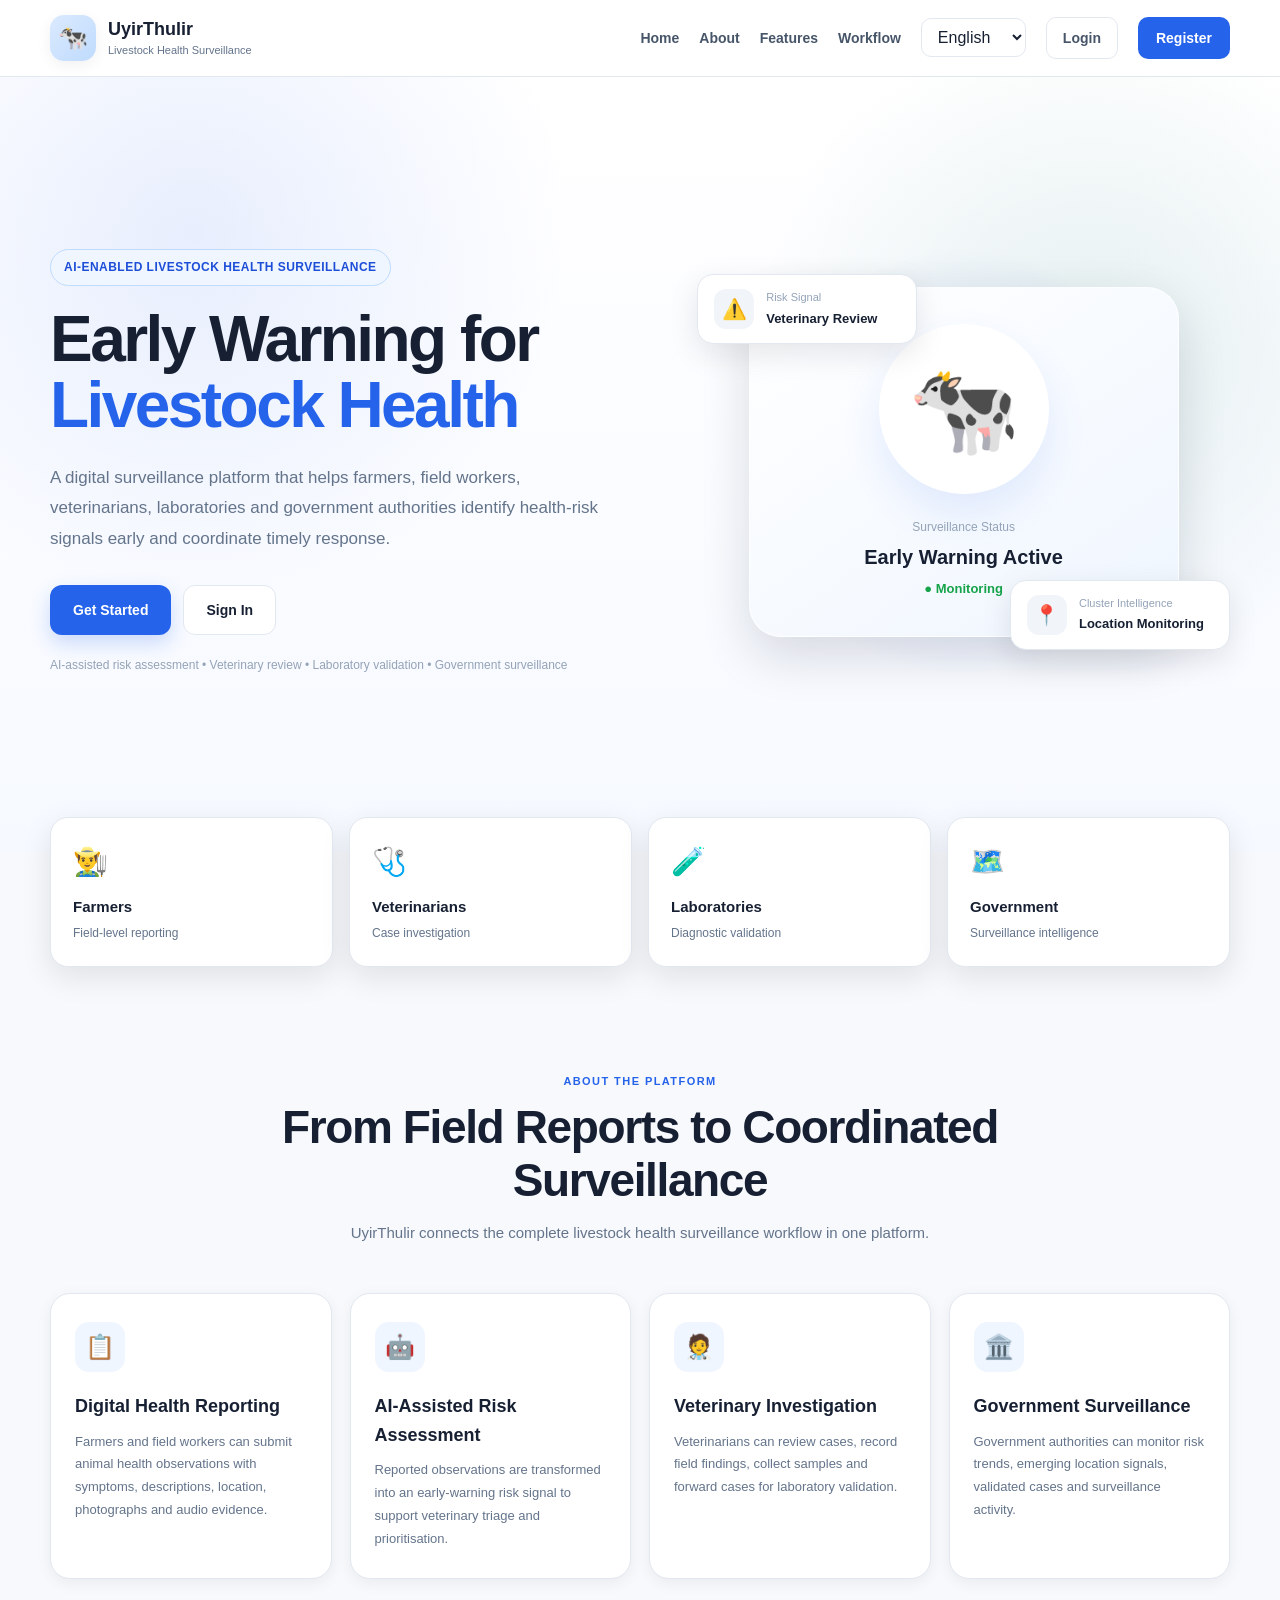
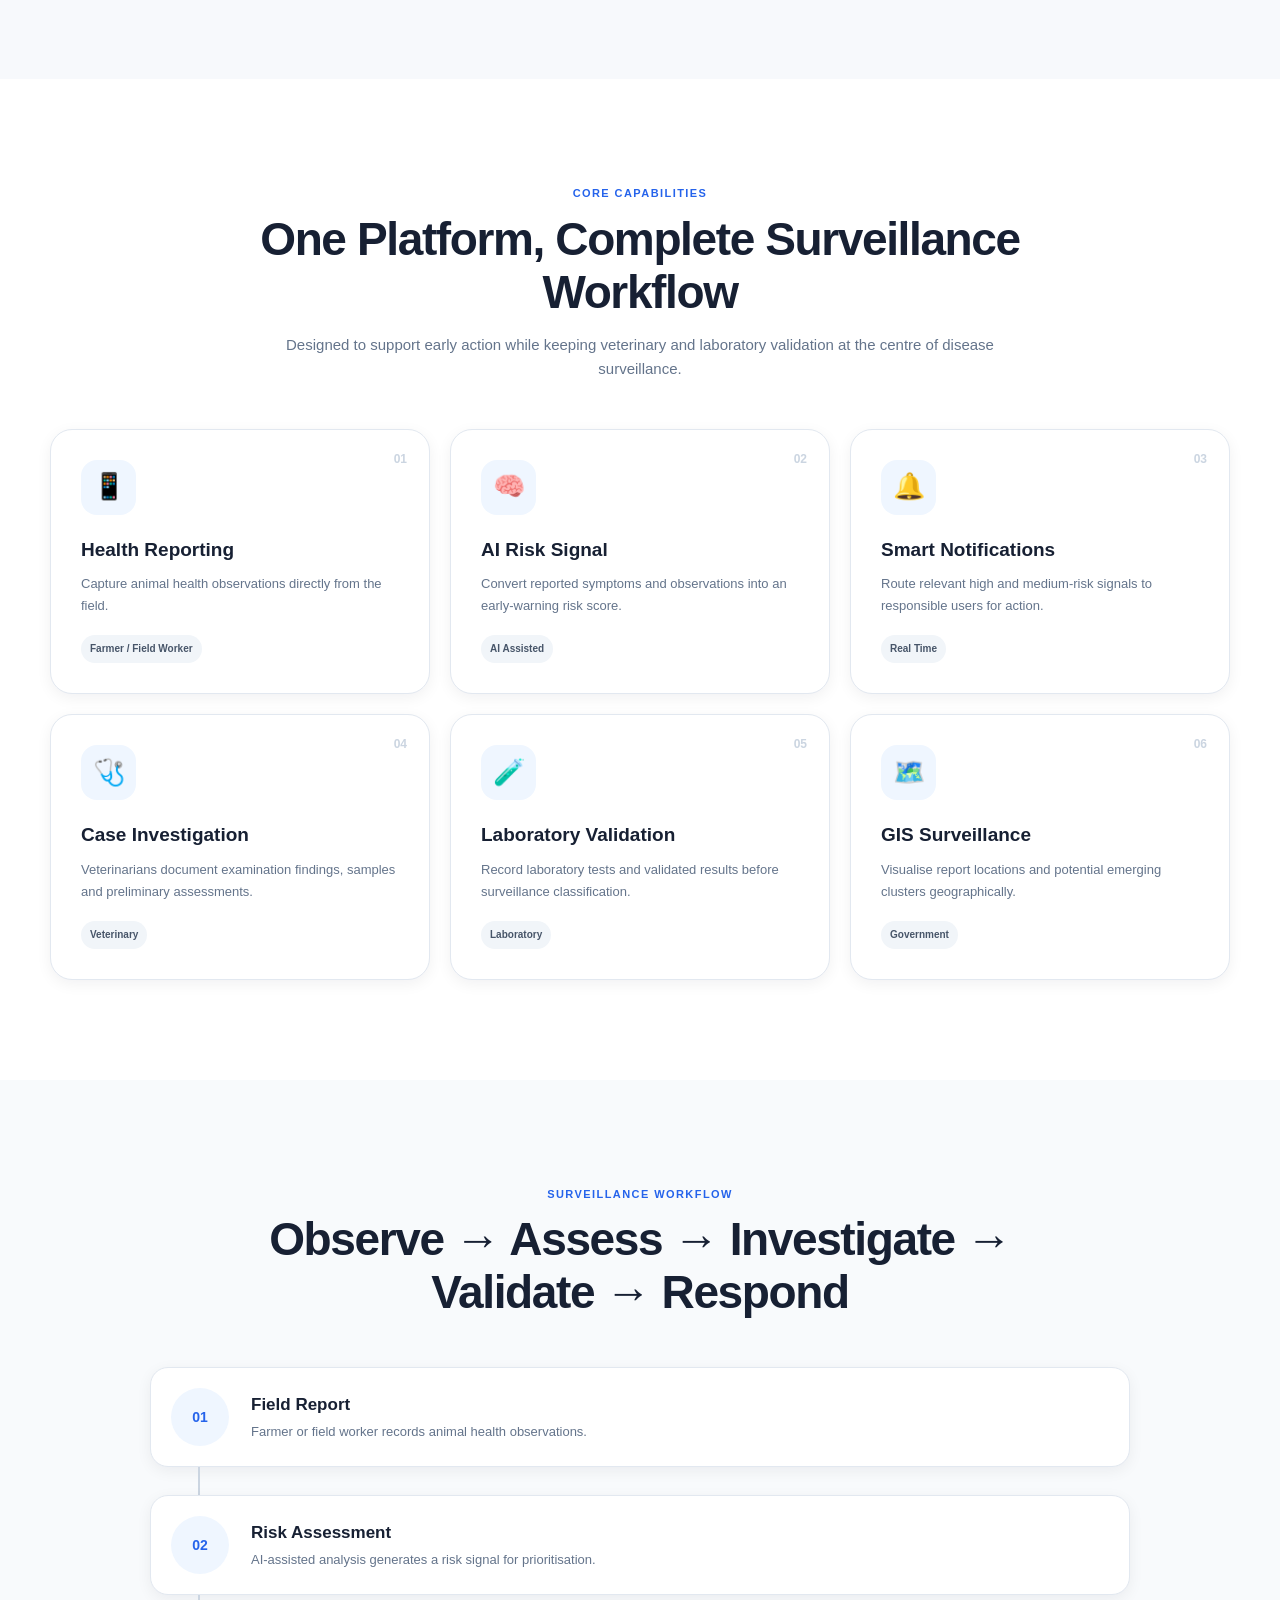
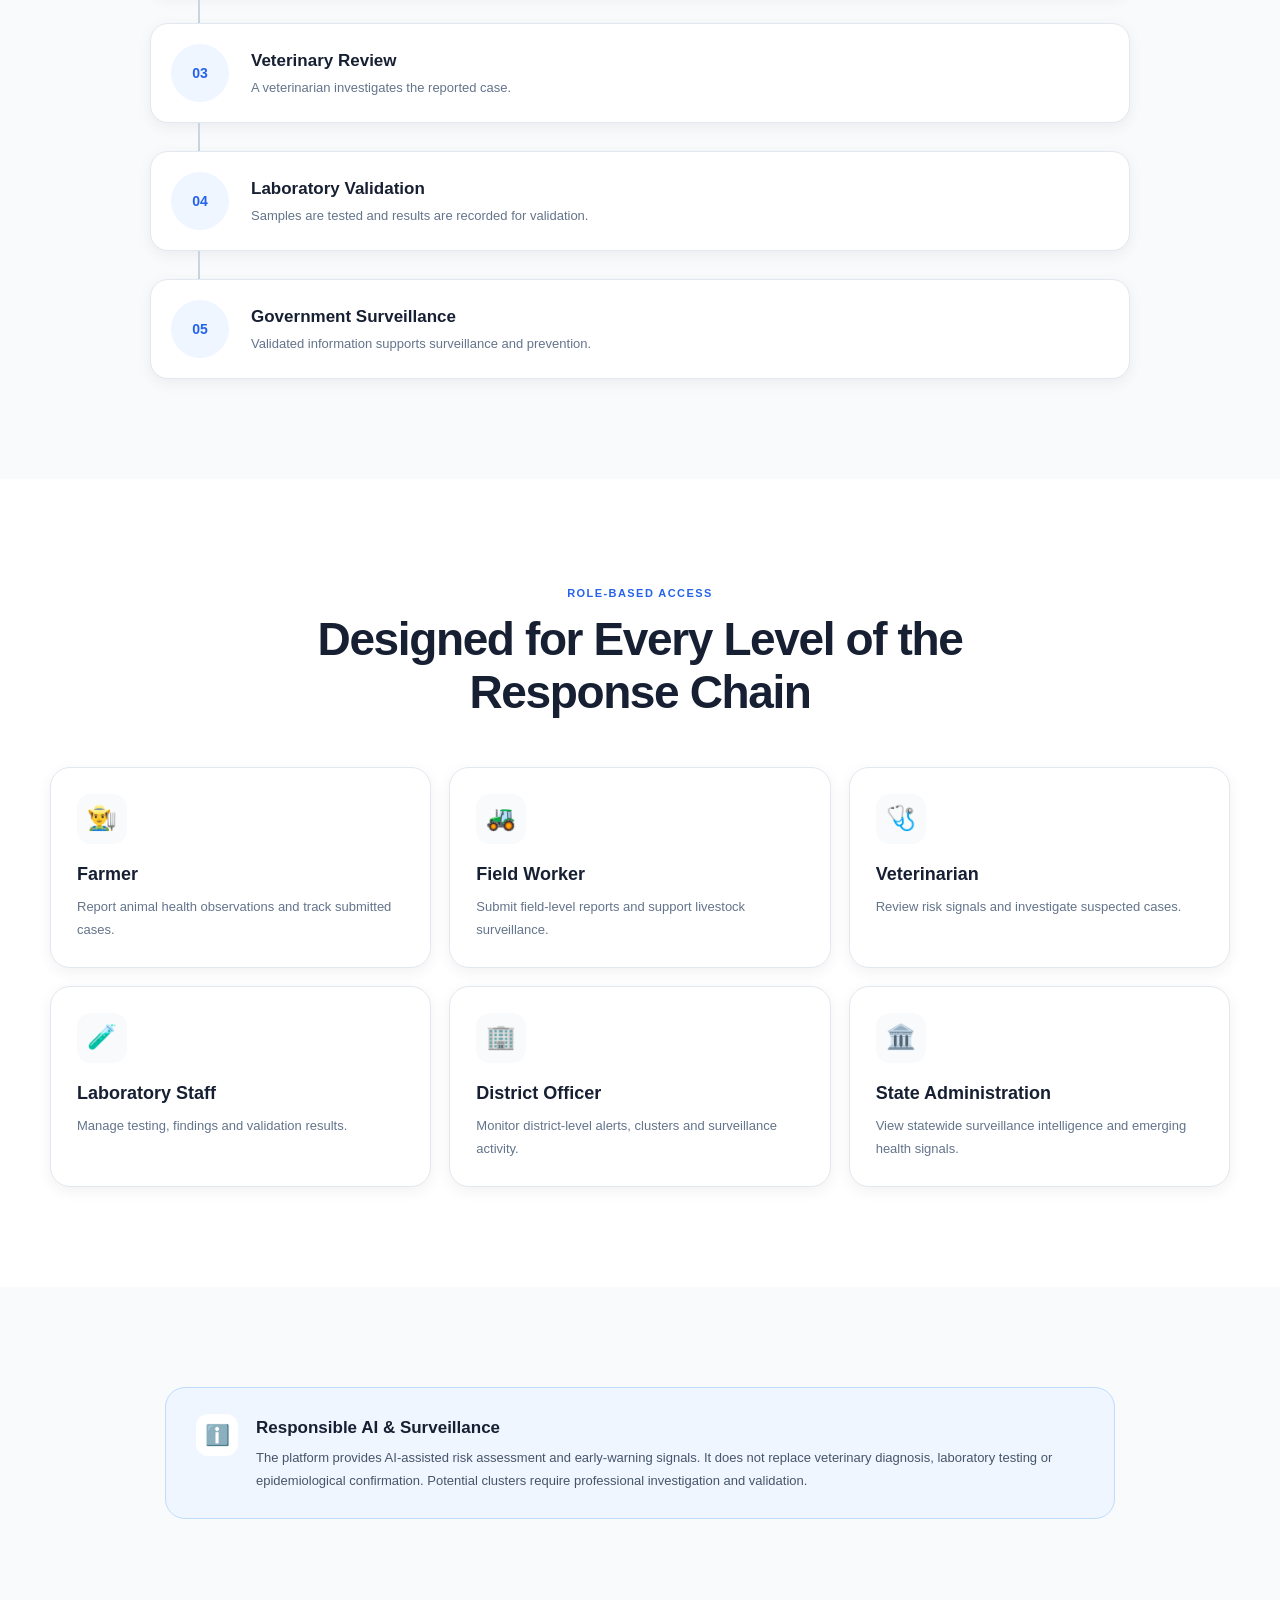
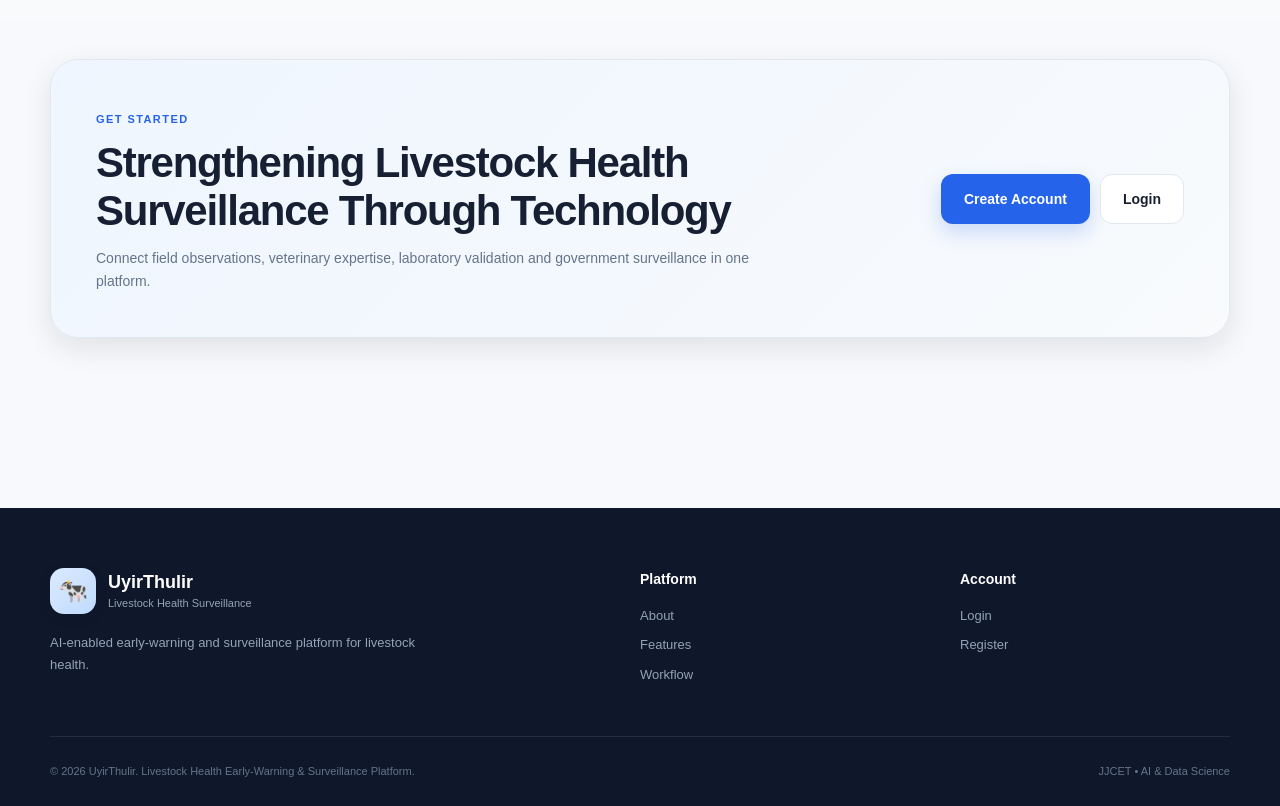
<file: frontend/index.html>
<!DOCTYPE html>
<html lang="en">
<head>
    <meta charset="UTF-8">
    <meta
        name="viewport"
        content="width=device-width, initial-scale=1.0"
    >

    <title>
        Livestock Health Early-Warning & Surveillance Platform
    </title>

    <link rel="stylesheet" href="css/style.css">
</head>

<body>

    <!-- =====================================================
         NAVIGATION
    ====================================================== -->

    <header class="site-header">
        <div class="container nav-container">

            <a href="index.html" class="brand">
                <div class="brand-icon">🐄</div>

                <div class="brand-text">
                    <strong>UyirThulir</strong>
                    <span>Livestock Health Surveillance</span>
                </div>
            </a>

            <nav class="main-nav">

                <a href="#home">
                    Home
                </a>

                <a href="#about">
                    About
                </a>

                <a href="#features">
                    Features
                </a>

                <a href="#workflow">
                    Workflow
                </a>

                <select
                    id="languageSelector"
                    class="language-selector"
                    aria-label="Select language"
                >
                    <option value="en">English</option>
                    <option value="ta">தமிழ்</option>
                    <option value="mr">मराठी</option>
                    <option value="hi">हिन्दी</option>
                </select>

                <a
                    href="pages/login.html"
                    class="nav-login"
                >
                    Login
                </a>

                <a
                    href="pages/register.html"
                    class="nav-register"
                >
                    Register
                </a>

            </nav>

        </div>
    </header>


    <!-- =====================================================
         HERO
    ====================================================== -->

    <main>

        <section
            id="home"
            class="hero-section"
        >

            <div class="container hero-grid">

                <div class="hero-content">

                    <div class="hero-badge">
                        AI-Enabled Livestock Health Surveillance
                    </div>

                    <h1>
                        Early Warning for
                        <span>Livestock Health</span>
                    </h1>

                    <p class="hero-description">
                        A digital surveillance platform that helps farmers,
                        field workers, veterinarians, laboratories and
                        government authorities identify health-risk signals
                        early and coordinate timely response.
                    </p>

                    <div class="hero-actions">

                        <a
                            href="pages/register.html"
                            class="btn btn-primary"
                        >
                            Get Started
                        </a>

                        <a
                            href="pages/login.html"
                            class="btn btn-secondary"
                        >
                            Sign In
                        </a>

                    </div>

                    <div class="hero-note">
                        AI-assisted risk assessment • Veterinary review •
                        Laboratory validation • Government surveillance
                    </div>

                </div>


                <div class="hero-visual">

                    <div class="livestock-card livestock-main-card">

                        <div class="livestock-emoji">
                            🐄
                        </div>

                        <div class="livestock-info">
                            <span class="small-label">
                                Surveillance Status
                            </span>

                            <strong>
                                Early Warning Active
                            </strong>

                            <span class="status-dot">
                                ● Monitoring
                            </span>
                        </div>

                    </div>


                    <div class="floating-card floating-risk-card">

                        <span class="floating-icon">
                            ⚠️
                        </span>

                        <div>
                            <small>
                                Risk Signal
                            </small>

                            <strong>
                                Veterinary Review
                            </strong>
                        </div>

                    </div>


                    <div class="floating-card floating-location-card">

                        <span class="floating-icon">
                            📍
                        </span>

                        <div>
                            <small>
                                Cluster Intelligence
                            </small>

                            <strong>
                                Location Monitoring
                            </strong>
                        </div>

                    </div>

                </div>

            </div>

        </section>


        <!-- =================================================
             PLATFORM STATS
        ================================================== -->

        <section class="stats-section">

            <div class="container stats-grid">

                <div class="stat-card">
                    <div class="stat-icon">👨‍🌾</div>
                    <strong>Farmers</strong>
                    <span>Field-level reporting</span>
                </div>

                <div class="stat-card">
                    <div class="stat-icon">🩺</div>
                    <strong>Veterinarians</strong>
                    <span>Case investigation</span>
                </div>

                <div class="stat-card">
                    <div class="stat-icon">🧪</div>
                    <strong>Laboratories</strong>
                    <span>Diagnostic validation</span>
                </div>

                <div class="stat-card">
                    <div class="stat-icon">🗺️</div>
                    <strong>Government</strong>
                    <span>Surveillance intelligence</span>
                </div>

            </div>

        </section>


        <!-- =================================================
             ABOUT
        ================================================== -->

        <section
            id="about"
            class="content-section"
        >

            <div class="container">

                <div class="section-heading">

                    <span class="section-label">
                        ABOUT THE PLATFORM
                    </span>

                    <h2>
                        From Field Reports to
                        Coordinated Surveillance
                    </h2>

                    <p>
                        UyirThulir connects the complete livestock
                        health surveillance workflow in one platform.
                    </p>

                </div>


                <div class="about-grid">

                    <div class="about-card">

                        <div class="about-icon">
                            📋
                        </div>

                        <h3>
                            Digital Health Reporting
                        </h3>

                        <p>
                            Farmers and field workers can submit
                            animal health observations with symptoms,
                            descriptions, location, photographs and
                            audio evidence.
                        </p>

                    </div>


                    <div class="about-card">

                        <div class="about-icon">
                            🤖
                        </div>

                        <h3>
                            AI-Assisted Risk Assessment
                        </h3>

                        <p>
                            Reported observations are transformed into
                            an early-warning risk signal to support
                            veterinary triage and prioritisation.
                        </p>

                    </div>


                    <div class="about-card">

                        <div class="about-icon">
                            🧑‍⚕️
                        </div>

                        <h3>
                            Veterinary Investigation
                        </h3>

                        <p>
                            Veterinarians can review cases, record
                            field findings, collect samples and forward
                            cases for laboratory validation.
                        </p>

                    </div>


                    <div class="about-card">

                        <div class="about-icon">
                            🏛️
                        </div>

                        <h3>
                            Government Surveillance
                        </h3>

                        <p>
                            Government authorities can monitor risk
                            trends, emerging location signals,
                            validated cases and surveillance activity.
                        </p>

                    </div>

                </div>

            </div>

        </section>


        <!-- =================================================
             FEATURES
        ================================================== -->

        <section
            id="features"
            class="features-section"
        >

            <div class="container">

                <div class="section-heading">

                    <span class="section-label">
                        CORE CAPABILITIES
                    </span>

                    <h2>
                        One Platform, Complete Surveillance Workflow
                    </h2>

                    <p>
                        Designed to support early action while keeping
                        veterinary and laboratory validation at the centre
                        of disease surveillance.
                    </p>

                </div>


                <div class="feature-grid">

                    <article class="feature-card">

                        <div class="feature-number">
                            01
                        </div>

                        <div class="feature-icon">
                            📱
                        </div>

                        <h3>
                            Health Reporting
                        </h3>

                        <p>
                            Capture animal health observations directly
                            from the field.
                        </p>

                        <span class="feature-tag">
                            Farmer / Field Worker
                        </span>

                    </article>


                    <article class="feature-card">

                        <div class="feature-number">
                            02
                        </div>

                        <div class="feature-icon">
                            🧠
                        </div>

                        <h3>
                            AI Risk Signal
                        </h3>

                        <p>
                            Convert reported symptoms and observations
                            into an early-warning risk score.
                        </p>

                        <span class="feature-tag">
                            AI Assisted
                        </span>

                    </article>


                    <article class="feature-card">

                        <div class="feature-number">
                            03
                        </div>

                        <div class="feature-icon">
                            🔔
                        </div>

                        <h3>
                            Smart Notifications
                        </h3>

                        <p>
                            Route relevant high and medium-risk signals
                            to responsible users for action.
                        </p>

                        <span class="feature-tag">
                            Real Time
                        </span>

                    </article>


                    <article class="feature-card">

                        <div class="feature-number">
                            04
                        </div>

                        <div class="feature-icon">
                            🩺
                        </div>

                        <h3>
                            Case Investigation
                        </h3>

                        <p>
                            Veterinarians document examination findings,
                            samples and preliminary assessments.
                        </p>

                        <span class="feature-tag">
                            Veterinary
                        </span>

                    </article>


                    <article class="feature-card">

                        <div class="feature-number">
                            05
                        </div>

                        <div class="feature-icon">
                            🧪
                        </div>

                        <h3>
                            Laboratory Validation
                        </h3>

                        <p>
                            Record laboratory tests and validated results
                            before surveillance classification.
                        </p>

                        <span class="feature-tag">
                            Laboratory
                        </span>

                    </article>


                    <article class="feature-card">

                        <div class="feature-number">
                            06
                        </div>

                        <div class="feature-icon">
                            🗺️
                        </div>

                        <h3>
                            GIS Surveillance
                        </h3>

                        <p>
                            Visualise report locations and potential
                            emerging clusters geographically.
                        </p>

                        <span class="feature-tag">
                            Government
                        </span>

                    </article>

                </div>

            </div>

        </section>


        <!-- =================================================
             WORKFLOW
        ================================================== -->

        <section
            id="workflow"
            class="workflow-section"
        >

            <div class="container">

                <div class="section-heading">

                    <span class="section-label">
                        SURVEILLANCE WORKFLOW
                    </span>

                    <h2>
                        Observe → Assess → Investigate → Validate → Respond
                    </h2>

                </div>


                <div class="workflow">

                    <div class="workflow-step">

                        <div class="workflow-circle">
                            01
                        </div>

                        <div class="workflow-content">

                            <h3>
                                Field Report
                            </h3>

                            <p>
                                Farmer or field worker records
                                animal health observations.
                            </p>

                        </div>

                    </div>


                    <div class="workflow-line"></div>


                    <div class="workflow-step">

                        <div class="workflow-circle">
                            02
                        </div>

                        <div class="workflow-content">

                            <h3>
                                Risk Assessment
                            </h3>

                            <p>
                                AI-assisted analysis generates a
                                risk signal for prioritisation.
                            </p>

                        </div>

                    </div>


                    <div class="workflow-line"></div>


                    <div class="workflow-step">

                        <div class="workflow-circle">
                            03
                        </div>

                        <div class="workflow-content">

                            <h3>
                                Veterinary Review
                            </h3>

                            <p>
                                A veterinarian investigates the
                                reported case.
                            </p>

                        </div>

                    </div>


                    <div class="workflow-line"></div>


                    <div class="workflow-step">

                        <div class="workflow-circle">
                            04
                        </div>

                        <div class="workflow-content">

                            <h3>
                                Laboratory Validation
                            </h3>

                            <p>
                                Samples are tested and results are
                                recorded for validation.
                            </p>

                        </div>

                    </div>


                    <div class="workflow-line"></div>


                    <div class="workflow-step">

                        <div class="workflow-circle">
                            05
                        </div>

                        <div class="workflow-content">

                            <h3>
                                Government Surveillance
                            </h3>

                            <p>
                                Validated information supports
                                surveillance and prevention.
                            </p>

                        </div>

                    </div>

                </div>

            </div>

        </section>


        <!-- =================================================
             ROLES
        ================================================== -->

        <section class="roles-section">

            <div class="container">

                <div class="section-heading">

                    <span class="section-label">
                        ROLE-BASED ACCESS
                    </span>

                    <h2>
                        Designed for Every Level of the Response Chain
                    </h2>

                </div>


                <div class="roles-grid">

                    <div class="role-card">
                        <span class="role-icon">👨‍🌾</span>
                        <h3>Farmer</h3>
                        <p>
                            Report animal health observations and
                            track submitted cases.
                        </p>
                    </div>

                    <div class="role-card">
                        <span class="role-icon">🚜</span>
                        <h3>Field Worker</h3>
                        <p>
                            Submit field-level reports and support
                            livestock surveillance.
                        </p>
                    </div>

                    <div class="role-card">
                        <span class="role-icon">🩺</span>
                        <h3>Veterinarian</h3>
                        <p>
                            Review risk signals and investigate
                            suspected cases.
                        </p>
                    </div>

                    <div class="role-card">
                        <span class="role-icon">🧪</span>
                        <h3>Laboratory Staff</h3>
                        <p>
                            Manage testing, findings and validation
                            results.
                        </p>
                    </div>

                    <div class="role-card">
                        <span class="role-icon">🏢</span>
                        <h3>District Officer</h3>
                        <p>
                            Monitor district-level alerts, clusters
                            and surveillance activity.
                        </p>
                    </div>

                    <div class="role-card">
                        <span class="role-icon">🏛️</span>
                        <h3>State Administration</h3>
                        <p>
                            View statewide surveillance intelligence
                            and emerging health signals.
                        </p>
                    </div>

                </div>

            </div>

        </section>


        <!-- =================================================
             IMPORTANT NOTICE
        ================================================== -->

        <section class="notice-section">

            <div class="container">

                <div class="notice-card">

                    <div class="notice-icon">
                        ℹ️
                    </div>

                    <div>

                        <h3>
                            Responsible AI & Surveillance
                        </h3>

                        <p>
                            The platform provides AI-assisted risk
                            assessment and early-warning signals.
                            It does not replace veterinary diagnosis,
                            laboratory testing or epidemiological
                            confirmation. Potential clusters require
                            professional investigation and validation.
                        </p>

                    </div>

                </div>

            </div>

        </section>


        <!-- =================================================
             CALL TO ACTION
        ================================================== -->

        <section class="cta-section">

            <div class="container">

                <div class="cta-card">

                    <div>

                        <span class="section-label">
                            GET STARTED
                        </span>

                        <h2>
                            Strengthening Livestock Health
                            Surveillance Through Technology
                        </h2>

                        <p>
                            Connect field observations, veterinary
                            expertise, laboratory validation and
                            government surveillance in one platform.
                        </p>

                    </div>

                    <div class="cta-actions">

                        <a
                            href="pages/register.html"
                            class="btn btn-primary"
                        >
                            Create Account
                        </a>

                        <a
                            href="pages/login.html"
                            class="btn btn-secondary"
                        >
                            Login
                        </a>

                    </div>

                </div>

            </div>

        </section>

    </main>


    <!-- =====================================================
         FOOTER
    ====================================================== -->

    <footer class="site-footer">

        <div class="container footer-grid">

            <div>

                <div class="brand footer-brand">

                    <div class="brand-icon">
                        🐄
                    </div>

                    <div class="brand-text">
                        <strong>UyirThulir</strong>
                        <span>
                            Livestock Health Surveillance
                        </span>
                    </div>

                </div>

                <p class="footer-description">
                    AI-enabled early-warning and surveillance
                    platform for livestock health.
                </p>

            </div>


            <div>

                <h4>
                    Platform
                </h4>

                <a href="#about">
                    About
                </a>

                <a href="#features">
                    Features
                </a>

                <a href="#workflow">
                    Workflow
                </a>

            </div>


            <div>

                <h4>
                    Account
                </h4>

                <a href="pages/login.html">
                    Login
                </a>

                <a href="pages/register.html">
                    Register
                </a>

            </div>

        </div>


        <div class="container footer-bottom">

            <span>
                © 2026 UyirThulir. Livestock Health Early-Warning &
                Surveillance Platform.
            </span>

            <span>
                JJCET • AI & Data Science
            </span>

        </div>

    </footer>


    <!-- =====================================================
         JAVASCRIPT
    ====================================================== -->

    <script src="js/translations.js"></script>
    <script src="js/app.js"></script>

</body>
</html>
</file>
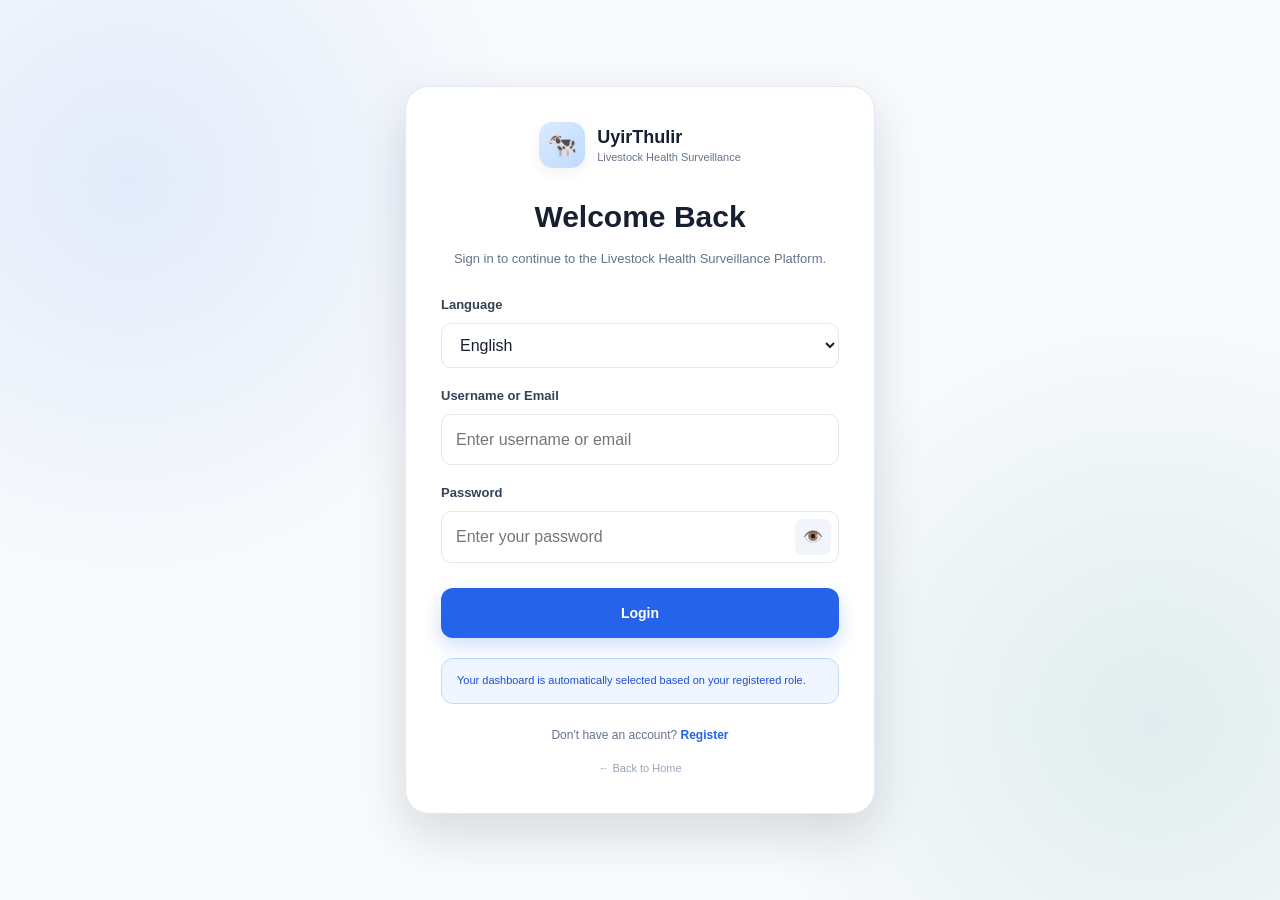
<file: frontend/pages/alerts.html>
<!DOCTYPE html>
<html lang="en">

<head>
    <meta charset="UTF-8">

    <meta
        name="viewport"
        content="width=device-width, initial-scale=1.0"
    >

    <title>Alerts | UyirThulir</title>

    <link
        rel="stylesheet"
        href="../css/style.css"
    >
</head>

<body class="dashboard-page">

    <!-- =====================================================
         HEADER
    ====================================================== -->

    <header class="dashboard-header">

        <a
            href="farmer-dashboard.html"
            class="brand"
        >

            <div class="brand-icon">
                🐄
            </div>

            <div class="brand-text">

                <strong>
                    UyirThulir
                </strong>

                <span>
                    Livestock Health Surveillance
                </span>

            </div>

        </a>


        <div
            style="
                display:flex;
                align-items:center;
                gap:10px;
                flex-wrap:wrap;
            "
        >

            <span
                class="status-badge status-low"
                style="padding:8px 11px;"
            >
                <span data-user-role>
                    FARMER
                </span>
            </span>


            <span
                data-user-name
                style="
                    color:#64748b;
                    font-size:12px;
                "
            >
                User
            </span>


            <button
                type="button"
                class="btn btn-secondary"
                data-logout
                style="
                    padding:9px 13px;
                    font-size:12px;
                "
            >
                Logout
            </button>

        </div>

    </header>


    <!-- =====================================================
         MAIN
    ====================================================== -->

    <main class="dashboard-main">

        <!-- PAGE HEADING -->

        <div
            style="
                display:flex;
                justify-content:space-between;
                align-items:flex-end;
                gap:20px;
                flex-wrap:wrap;
                margin-bottom:25px;
            "
        >

            <div>

                <div class="section-label">
                    HEALTH ALERTS
                </div>

                <h1 class="dashboard-title">
                    Alerts & Notifications
                </h1>

                <p class="dashboard-subtitle">
                    Review health-risk notifications and
                    important surveillance messages.
                </p>

            </div>


            <button
                type="button"
                id="refreshAlerts"
                class="btn btn-secondary"
            >
                🔄 Refresh
            </button>

        </div>


        <!-- =================================================
             SUMMARY
        ================================================== -->

        <section
            class="dashboard-grid"
            style="margin-bottom:25px;"
        >

            <div class="dashboard-card">

                <div
                    style="
                        font-size:26px;
                        margin-bottom:8px;
                    "
                >
                    🔔
                </div>

                <div class="dashboard-label">
                    Total Alerts
                </div>

                <div
                    id="totalAlerts"
                    class="dashboard-value"
                >
                    0
                </div>

            </div>


            <div class="dashboard-card">

                <div
                    style="
                        font-size:26px;
                        margin-bottom:8px;
                    "
                >
                    🔵
                </div>

                <div class="dashboard-label">
                    Unread Alerts
                </div>

                <div
                    id="unreadAlerts"
                    class="dashboard-value"
                >
                    0
                </div>

            </div>


            <div class="dashboard-card">

                <div
                    style="
                        font-size:26px;
                        margin-bottom:8px;
                    "
                >
                    🔴
                </div>

                <div class="dashboard-label">
                    High Priority
                </div>

                <div
                    id="highPriorityAlerts"
                    class="dashboard-value"
                    style="color:#dc2626;"
                >
                    0
                </div>

            </div>


            <div class="dashboard-card">

                <div
                    style="
                        font-size:26px;
                        margin-bottom:8px;
                    "
                >
                    🟠
                </div>

                <div class="dashboard-label">
                    Medium Priority
                </div>

                <div
                    id="mediumPriorityAlerts"
                    class="dashboard-value"
                    style="color:#d97706;"
                >
                    0
                </div>

            </div>

        </section>


        <!-- =================================================
             ACTIONS
        ================================================== -->

        <section
            class="dashboard-section"
            style="margin-bottom:25px;"
        >

            <div
                style="
                    display:flex;
                    justify-content:space-between;
                    align-items:center;
                    gap:15px;
                    flex-wrap:wrap;
                "
            >

                <div>

                    <h2>
                        Notification Controls
                    </h2>

                    <p
                        style="
                            color:#64748b;
                            font-size:12px;
                        "
                    >
                        Manage the notifications associated
                        with your account.
                    </p>

                </div>


                <div
                    style="
                        display:flex;
                        gap:10px;
                        flex-wrap:wrap;
                    "
                >

                    <button
                        type="button"
                        id="markAllRead"
                        class="btn btn-primary"
                        style="
                            padding:9px 13px;
                            font-size:12px;
                        "
                    >
                        ✓ Mark All as Read
                    </button>

                </div>

            </div>

        </section>


        <!-- =================================================
             FILTER
        ================================================== -->

        <section
            class="dashboard-section"
            style="margin-bottom:25px;"
        >

            <div
                style="
                    display:grid;
                    grid-template-columns:
                        minmax(0, 1fr)
                        190px;
                    gap:12px;
                    align-items:end;
                "
            >

                <div class="form-group" style="margin:0;">

                    <label for="alertSearch">
                        Search Alerts
                    </label>

                    <input
                        id="alertSearch"
                        type="text"
                        class="form-control"
                        placeholder="Search title, message or location"
                    >

                </div>


                <div class="form-group" style="margin:0;">

                    <label for="alertFilter">
                        Filter
                    </label>

                    <select
                        id="alertFilter"
                        class="form-select"
                    >

                        <option value="ALL">
                            All Alerts
                        </option>

                        <option value="UNREAD">
                            Unread
                        </option>

                        <option value="HIGH">
                            High Priority
                        </option>

                        <option value="MEDIUM">
                            Medium Priority
                        </option>

                        <option value="LOW">
                            Low Priority
                        </option>

                    </select>

                </div>

            </div>

        </section>


        <!-- =================================================
             ALERT LIST
        ================================================== -->

        <section class="dashboard-section">

            <div
                style="
                    display:flex;
                    justify-content:space-between;
                    align-items:center;
                    gap:15px;
                    flex-wrap:wrap;
                    margin-bottom:20px;
                "
            >

                <div>

                    <h2>
                        Notifications
                    </h2>

                    <p
                        style="
                            color:#64748b;
                            font-size:12px;
                        "
                    >
                        Latest notifications from the
                        livestock health surveillance system.
                    </p>

                </div>

            </div>


            <div
                id="alertsContainer"
                data-alerts-container
            >

                <div class="loading">

                    <span class="spinner"></span>

                    Loading alerts...

                </div>

            </div>

        </section>


        <!-- =================================================
             RESPONSIBLE SURVEILLANCE NOTICE
        ================================================== -->

        <section
            class="dashboard-section"
            style="
                margin-top:25px;
                background:#eff6ff;
                border-color:#bfdbfe;
            "
        >

            <div
                style="
                    display:flex;
                    align-items:flex-start;
                    gap:14px;
                "
            >

                <div
                    style="
                        width:42px;
                        height:42px;
                        flex:0 0 42px;
                        display:grid;
                        place-items:center;
                        border-radius:12px;
                        background:white;
                        font-size:20px;
                    "
                >
                    ℹ️
                </div>


                <div>

                    <h3
                        style="
                            font-size:15px;
                        "
                    >
                        About Health Alerts
                    </h3>

                    <p
                        style="
                            margin-top:6px;
                            color:#475569;
                            font-size:12px;
                            line-height:1.7;
                        "
                    >
                        Alerts are intended to support early
                        warning and coordinated response.
                        A risk alert or cluster signal does not
                        by itself confirm a disease or outbreak.
                        Veterinary, laboratory and epidemiological
                        review may be required.
                    </p>

                </div>

            </div>

        </section>

    </main>


    <!-- =====================================================
         JAVASCRIPT
    ====================================================== -->

    <script src="../js/translations.js"></script>
    <script src="../js/app.js"></script>
    <script src="../js/notifications.js"></script>

    <script>
        document.addEventListener(
            "DOMContentLoaded",
            function () {

                let allAlerts = [];


                /* ==========================================
                   LOAD ALERTS
                =========================================== */

                async function loadAlerts() {

                    const container =
                        document.getElementById(
                            "alertsContainer"
                        );


                    if (!container) {
                        return;
                    }


                    container.innerHTML =
                        `
                        <div class="loading">
                            <span class="spinner"></span>
                            Loading alerts...
                        </div>
                        `;


                    try {

                        const response =
                            await apiRequest(
                                "/notifications",
                                {
                                    method: "GET"
                                }
                            );


                        allAlerts =
                            Array.isArray(
                                response.notifications
                            )
                                ? response.notifications
                                : [];


                        updateSummary(
                            allAlerts
                        );


                        renderAlerts(
                            allAlerts
                        );


                    } catch (error) {

                        console.error(
                            "Unable to load alerts:",
                            error
                        );


                        container.innerHTML =
                            `
                            <div class="empty-state">

                                <div
                                    class="empty-state-icon"
                                >
                                    ⚠️
                                </div>

                                <h3>
                                    Unable to load alerts
                                </h3>

                                <p>
                                    ${
                                        escapeHtml(
                                            error.message ||
                                            "Please try again."
                                        )
                                    }
                                </p>

                            </div>
                            `;

                    }

                }


                /* ==========================================
                   SUMMARY
                =========================================== */

                function updateSummary(
                    alerts
                ) {

                    let unread = 0;
                    let high = 0;
                    let medium = 0;


                    alerts.forEach(
                        function (alert) {

                            if (
                                !alert.isRead
                            ) {
                                unread += 1;
                            }


                            const priority =
                                String(
                                    alert.priority ||
                                    "LOW"
                                ).toUpperCase();


                            if (
                                priority ===
                                "HIGH"
                            ) {
                                high += 1;
                            }


                            if (
                                priority ===
                                "MEDIUM"
                            ) {
                                medium += 1;
                            }

                        }
                    );


                    const totalElement =
                        document.getElementById(
                            "totalAlerts"
                        );


                    const unreadElement =
                        document.getElementById(
                            "unreadAlerts"
                        );


                    const highElement =
                        document.getElementById(
                            "highPriorityAlerts"
                        );


                    const mediumElement =
                        document.getElementById(
                            "mediumPriorityAlerts"
                        );


                    if (totalElement) {
                        totalElement.textContent =
                            alerts.length;
                    }


                    if (unreadElement) {
                        unreadElement.textContent =
                            unread;
                    }


                    if (highElement) {
                        highElement.textContent =
                            high;
                    }


                    if (mediumElement) {
                        mediumElement.textContent =
                            medium;
                    }

                }


                /* ==========================================
                   RENDER ALERTS
                =========================================== */

                function renderAlerts(
                    alerts
                ) {

                    const container =
                        document.getElementById(
                            "alertsContainer"
                        );


                    if (!container) {
                        return;
                    }


                    const search =
                        document
                            .getElementById(
                                "alertSearch"
                            )
                            .value
                            .trim()
                            .toLowerCase();


                    const filter =
                        document
                            .getElementById(
                                "alertFilter"
                            )
                            .value;


                    const filtered =
                        alerts.filter(
                            function (alert) {

                                const title =
                                    String(
                                        alert.title ||
                                        ""
                                    ).toLowerCase();


                                const message =
                                    String(
                                        alert.message ||
                                        ""
                                    ).toLowerCase();


                                const location =
                                    String(
                                        alert.relatedLocation ||
                                        ""
                                    ).toLowerCase();


                                const searchable =
                                    title +
                                    " " +
                                    message +
                                    " " +
                                    location;


                                const matchesSearch =
                                    !search ||
                                    searchable.includes(
                                        search
                                    );


                                const priority =
                                    String(
                                        alert.priority ||
                                        "LOW"
                                    ).toUpperCase();


                                let matchesFilter =
                                    true;


                                if (
                                    filter ===
                                    "UNREAD"
                                ) {
                                    matchesFilter =
                                        !alert.isRead;
                                }


                                if (
                                    [
                                        "HIGH",
                                        "MEDIUM",
                                        "LOW"
                                    ].includes(
                                        filter
                                    )
                                ) {
                                    matchesFilter =
                                        priority ===
                                        filter;
                                }


                                return (
                                    matchesSearch &&
                                    matchesFilter
                                );

                            }
                        );


                    container.innerHTML =
                        "";


                    if (
                        !filtered.length
                    ) {

                        container.innerHTML =
                            `
                            <div class="empty-state">

                                <div
                                    class="empty-state-icon"
                                >
                                    🔔
                                </div>

                                <h3>
                                    No alerts found
                                </h3>

                                <p>
                                    There are no notifications
                                    matching the current filter.
                                </p>

                            </div>
                            `;

                        return;
                    }


                    filtered.forEach(
                        function (alert) {

                            container.appendChild(
                                createAlertCard(
                                    alert
                                )
                            );

                        }
                    );

                }


                /* ==========================================
                   CREATE ALERT CARD
                =========================================== */

                function createAlertCard(
                    alert
                ) {

                    const card =
                        document.createElement(
                            "div"
                        );


                    const isRead =
                        Boolean(
                            alert.isRead
                        );


                    const priority =
                        String(
                            alert.priority ||
                            "LOW"
                        ).toUpperCase();


                    let priorityClass =
                        "status-low";


                    if (
                        priority ===
                        "HIGH"
                    ) {
                        priorityClass =
                            "status-high";
                    } else if (
                        priority ===
                        "MEDIUM"
                    ) {
                        priorityClass =
                            "status-medium";
                    }


                    card.className =
                        "dashboard-card";


                    if (!isRead) {
                        card.style.borderColor =
                            "#bfdbfe";

                        card.style.background =
                            "#f8fbff";
                    }


                    const title =
                        alert.title ||
                        "Health Notification";


                    const message =
                        alert.message ||
                        "";


                    const location =
                        alert.relatedLocation ||
                        "";


                    const createdAt =
                        alert.createdAt ||
                        "";


                    const reportId =
                        alert.relatedReportId ||
                        "";


                    card.innerHTML =
                        `
                        <div
                            style="
                                display:flex;
                                justify-content:space-between;
                                align-items:flex-start;
                                gap:15px;
                            "
                        >

                            <div
                                style="
                                    display:flex;
                                    align-items:flex-start;
                                    gap:12px;
                                "
                            >

                                <div
                                    style="
                                        width:42px;
                                        height:42px;
                                        flex:0 0 42px;
                                        display:grid;
                                        place-items:center;
                                        border-radius:12px;
                                        background:#eff6ff;
                                        font-size:20px;
                                    "
                                >
                                    ${
                                        priority ===
                                        "HIGH"
                                            ? "🚨"
                                            : priority ===
                                              "MEDIUM"
                                                ? "⚠️"
                                                : "🔔"
                                    }
                                </div>


                                <div>

                                    <h3
                                        style="
                                            font-size:16px;
                                        "
                                    >
                                        ${escapeHtml(
                                            title
                                        )}
                                    </h3>

                                    <div
                                        style="
                                            margin-top:4px;
                                            color:#64748b;
                                            font-size:11px;
                                        "
                                    >
                                        ${escapeHtml(
                                            alert.notificationType ||
                                            "SYSTEM"
                                        )}
                                    </div>

                                </div>

                            </div>


                            <span
                                class="
                                    status-badge
                                    ${priorityClass}
                                "
                            >
                                ${escapeHtml(
                                    priority
                                )}
                            </span>

                        </div>


                        <div
                            style="
                                margin-top:16px;
                                color:#475569;
                                font-size:12px;
                                line-height:1.7;
                            "
                        >
                            ${escapeHtml(
                                message
                            )}
                        </div>


                        <div
                            style="
                                display:flex;
                                flex-wrap:wrap;
                                gap:15px;
                                margin-top:16px;
                                padding-top:13px;
                                border-top:1px solid #e2e8f0;
                            "
                        >

                            ${
                                location
                                    ? `
                                    <div>
                                        <div class="dashboard-label">
                                            Location
                                        </div>

                                        <strong
                                            style="
                                                font-size:12px;
                                            "
                                        >
                                            ${escapeHtml(
                                                location
                                            )}
                                        </strong>
                                    </div>
                                    `
                                    : ""
                            }


                            ${
                                reportId
                                    ? `
                                    <div>
                                        <div class="dashboard-label">
                                            Report ID
                                        </div>

                                        <strong
                                            style="
                                                font-size:12px;
                                            "
                                        >
                                            ${escapeHtml(
                                                reportId
                                            )}
                                        </strong>
                                    </div>
                                    `
                                    : ""
                            }


                            <div>
                                <div class="dashboard-label">
                                    Date
                                </div>

                                <strong
                                    style="
                                        font-size:12px;
                                    "
                                >
                                    ${escapeHtml(
                                        formatDate(
                                            createdAt
                                        )
                                    )}
                                </strong>
                            </div>

                        </div>


                        <div
                            style="
                                display:flex;
                                justify-content:flex-end;
                                gap:8px;
                                flex-wrap:wrap;
                                margin-top:17px;
                            "
                        >

                            ${
                                !isRead
                                    ? `
                                    <button
                                        type="button"
                                        class="btn btn-secondary mark-read-button"
                                        style="
                                            padding:8px 11px;
                                            font-size:11px;
                                        "
                                    >
                                        ✓ Mark as Read
                                    </button>
                                    `
                                    : `
                                    <span
                                        class="
                                            status-badge
                                            status-low
                                        "
                                    >
                                        ✓ Read
                                    </span>
                                    `
                            }


                            ${
                                reportId
                                    ? `
                                    <button
                                        type="button"
                                        class="
                                            btn
                                            btn-primary
                                            open-report-button
                                        "
                                        style="
                                            padding:8px 11px;
                                            font-size:11px;
                                        "
                                    >
                                        View Case
                                    </button>
                                    `
                                    : ""
                            }

                        </div>
                        `;


                    const markReadButton =
                        card.querySelector(
                            ".mark-read-button"
                        );


                    if (markReadButton) {

                        markReadButton.addEventListener(
                            "click",
                            async function () {

                                await markAlertRead(
                                    alert.id
                                );

                            }
                        );

                    }


                    const openButton =
                        card.querySelector(
                            ".open-report-button"
                        );


                    if (openButton) {

                        openButton.addEventListener(
                            "click",
                            async function () {

                                if (
                                    !alert.isRead
                                ) {
                                    await markAlertRead(
                                        alert.id
                                    );
                                }


                                openRelatedCase(
                                    alert
                                );

                            }
                        );

                    }


                    return card;

                }


                /* ==========================================
                   MARK ONE READ
                =========================================== */

                async function markAlertRead(
                    id
                ) {

                    if (!id) {
                        return;
                    }


                    try {

                        await apiRequest(
                            "/notifications/" +
                            encodeURIComponent(
                                id
                            ) +
                            "/read",
                            {
                                method: "PUT"
                            }
                        );


                        const alert =
                            allAlerts.find(
                                function (
                                    item
                                ) {
                                    return (
                                        Number(
                                            item.id
                                        ) ===
                                        Number(id)
                                    );
                                }
                            );


                        if (alert) {
                            alert.isRead =
                                true;
                        }


                        updateSummary(
                            allAlerts
                        );


                        renderAlerts(
                            allAlerts
                        );


                    } catch (error) {

                        showToast(
                            error.message ||
                            "Unable to mark alert as read.",
                            "error"
                        );

                    }

                }


                /* ==========================================
                   MARK ALL READ
                =========================================== */

                async function markAllAlertsRead() {

                    try {

                        await apiRequest(
                            "/notifications/read-all",
                            {
                                method: "PUT"
                            }
                        );


                        allAlerts =
                            allAlerts.map(
                                function (
                                    alert
                                ) {
                                    return {
                                        ...alert,
                                        isRead: true
                                    };
                                }
                            );


                        updateSummary(
                            allAlerts
                        );


                        renderAlerts(
                            allAlerts
                        );


                        if (
                            typeof showToast ===
                            "function"
                        ) {
                            showToast(
                                "All notifications marked as read.",
                                "success"
                            );
                        }


                        if (
                            typeof loadUnreadCount ===
                            "function"
                        ) {
                            await loadUnreadCount();
                        }

                    } catch (error) {

                        showToast(
                            error.message ||
                            "Unable to mark all notifications as read.",
                            "error"
                        );

                    }

                }


                /* ==========================================
                   OPEN RELATED CASE
                =========================================== */

                function openRelatedCase(
                    alert
                ) {

                    const role =
                        typeof getCurrentRole ===
                        "function"
                            ? getCurrentRole()
                            : null;


                    const reportId =
                        alert.relatedReportId;


                    if (!reportId) {
                        return;
                    }


                    if (
                        role ===
                        "VETERINARIAN"
                    ) {

                        window.location.href =
                            "investigation.html" +
                            "?report_id=" +
                            encodeURIComponent(
                                reportId
                            );

                        return;
                    }


                    if (
                        [
                            "DISTRICT_OFFICER",
                            "STATE_ADMIN",
                            "SUPER_ADMIN"
                        ].includes(
                            role
                        )
                    ) {

                        window.location.href =
                            "government-dashboard.html" +
                            "?report_id=" +
                            encodeURIComponent(
                                reportId
                            );

                        return;
                    }


                    showToast(
                        "The related case is not available for this role.",
                        "info"
                    );

                }


                /* ==========================================
                   SEARCH / FILTER
                =========================================== */

                const searchInput =
                    document.getElementById(
                        "alertSearch"
                    );


                const filterInput =
                    document.getElementById(
                        "alertFilter"
                    );


                if (searchInput) {

                    searchInput.addEventListener(
                        "input",
                        function () {

                            renderAlerts(
                                allAlerts
                            );

                        }
                    );

                }


                if (filterInput) {

                    filterInput.addEventListener(
                        "change",
                        function () {

                            renderAlerts(
                                allAlerts
                            );

                        }
                    );

                }


                /* ==========================================
                   REFRESH
                =========================================== */

                const refreshButton =
                    document.getElementById(
                        "refreshAlerts"
                    );


                if (refreshButton) {

                    refreshButton.addEventListener(
                        "click",
                        async function () {

                            refreshButton.disabled =
                                true;

                            refreshButton.textContent =
                                "⏳ Loading...";


                            try {

                                await loadAlerts();

                                if (
                                    typeof loadUnreadCount ===
                                    "function"
                                ) {
                                    await loadUnreadCount();
                                }

                            } finally {

                                refreshButton.disabled =
                                    false;

                                refreshButton.textContent =
                                    "🔄 Refresh";

                            }

                        }
                    );

                }


                /* ==========================================
                   MARK ALL
                =========================================== */

                const markAllButton =
                    document.getElementById(
                        "markAllRead"
                    );


                if (markAllButton) {

                    markAllButton.addEventListener(
                        "click",
                        markAllAlertsRead
                    );

                }


                /* ==========================================
                   DATE FORMAT
                =========================================== */

                function formatDate(
                    value
                ) {

                    if (!value) {
                        return "-";
                    }


                    const date =
                        new Date(value);


                    if (
                        Number.isNaN(
                            date.getTime()
                        )
                    ) {
                        return String(
                            value
                        );
                    }


                    return date.toLocaleString();

                }


                /* ==========================================
                   ESCAPE HTML
                =========================================== */

                function escapeHtml(
                    value
                ) {

                    return String(
                        value === null ||
                        value === undefined
                            ? ""
                            : value
                    )
                        .replaceAll(
                            "&",
                            "&amp;"
                        )
                        .replaceAll(
                            "<",
                            "&lt;"
                        )
                        .replaceAll(
                            ">",
                            "&gt;"
                        )
                        .replaceAll(
                            '"',
                            "&quot;"
                        )
                        .replaceAll(
                            "'",
                            "&#039;"
                        );

                }


                /* ==========================================
                   INITIAL LOAD
                =========================================== */

                loadAlerts();

            }
        );
    </script>

</body>
</html>
</file>
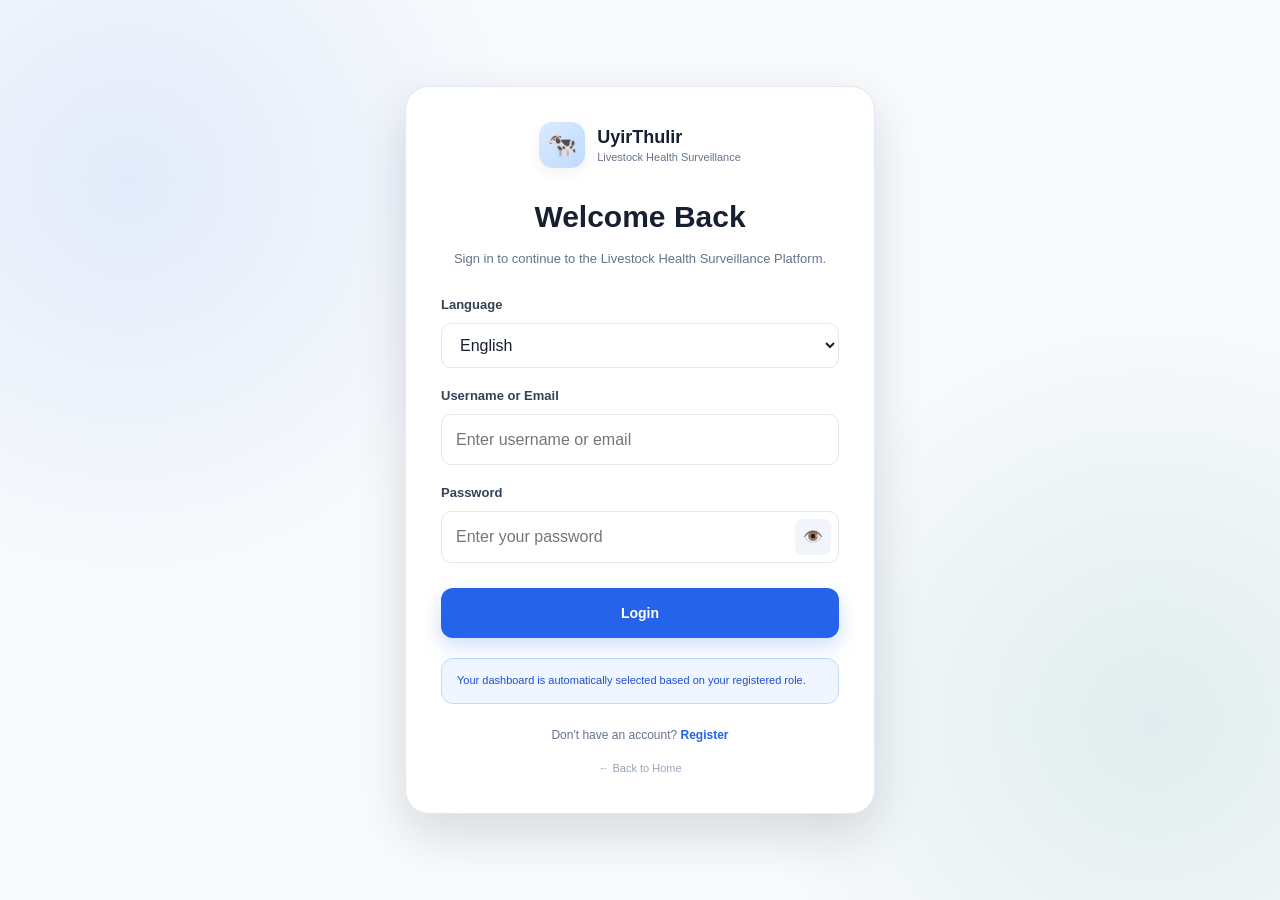
<file: frontend/pages/animals.html>
<!DOCTYPE html>
<html lang="en">

<head>
    <meta charset="UTF-8">

    <meta
        name="viewport"
        content="width=device-width, initial-scale=1.0"
    >

    <title>My Animals | UyirThulir</title>

    <link
        rel="stylesheet"
        href="../css/style.css"
    >
</head>

<body
    class="dashboard-page"
    data-animals-page
>

    <!-- =====================================================
         HEADER
    ====================================================== -->

    <header class="dashboard-header">

        <a
            href="farmer-dashboard.html"
            class="brand"
        >

            <div class="brand-icon">
                🐄
            </div>

            <div class="brand-text">

                <strong>
                    UyirThulir
                </strong>

                <span>
                    Livestock Health Surveillance
                </span>

            </div>

        </a>


        <div
            style="
                display:flex;
                align-items:center;
                gap:10px;
                flex-wrap:wrap;
            "
        >

            <span
                class="status-badge status-low"
                style="padding:8px 11px;"
            >
                <span data-user-role>
                    FARMER
                </span>
            </span>

            <span
                data-user-name
                style="
                    color:#64748b;
                    font-size:12px;
                "
            >
                Farmer
            </span>

            <button
                type="button"
                class="btn btn-secondary"
                data-logout
                style="
                    padding:9px 13px;
                    font-size:12px;
                "
            >
                Logout
            </button>

        </div>

    </header>


    <!-- =====================================================
         MAIN
    ====================================================== -->

    <main class="dashboard-main">

        <div
            style="
                display:flex;
                justify-content:space-between;
                align-items:flex-end;
                gap:20px;
                flex-wrap:wrap;
                margin-bottom:25px;
            "
        >

            <div>

                <div class="section-label">
                    LIVESTOCK
                </div>

                <h1 class="dashboard-title">
                    My Animals
                </h1>

                <p class="dashboard-subtitle">
                    View animals associated with your
                    livestock health reports.
                </p>

            </div>


            <a
                href="report-health.html"
                class="btn btn-primary"
            >
                ➕ Report Animal Health
            </a>

        </div>


        <!-- =================================================
             SUMMARY
        ================================================== -->

        <section
            class="dashboard-grid"
            style="
                margin-bottom:25px;
            "
        >

            <div class="dashboard-card">

                <div
                    style="
                        font-size:26px;
                        margin-bottom:8px;
                    "
                >
                    🐄
                </div>

                <div class="dashboard-label">
                    Total Animals
                </div>

                <div
                    id="animalsTotal"
                    class="dashboard-value"
                >
                    0
                </div>

            </div>


            <div class="dashboard-card">

                <div
                    style="
                        font-size:26px;
                        margin-bottom:8px;
                    "
                >
                    🩺
                </div>

                <div class="dashboard-label">
                    Animals with Reports
                </div>

                <div
                    id="animalsWithReports"
                    class="dashboard-value"
                >
                    0
                </div>

            </div>


            <div class="dashboard-card">

                <div
                    style="
                        font-size:26px;
                        margin-bottom:8px;
                    "
                >
                    🔴
                </div>

                <div class="dashboard-label">
                    High Risk Animals
                </div>

                <div
                    id="highRiskAnimals"
                    class="dashboard-value"
                    style="
                        color:#dc2626;
                    "
                >
                    0
                </div>

            </div>


            <div class="dashboard-card">

                <div
                    style="
                        font-size:26px;
                        margin-bottom:8px;
                    "
                >
                    ✅
                </div>

                <div class="dashboard-label">
                    Validated Animals
                </div>

                <div
                    id="validatedAnimals"
                    class="dashboard-value"
                >
                    0
                </div>

            </div>

        </section>


        <!-- =================================================
             ADD ANIMAL
        ================================================== -->

        <section
            class="dashboard-section"
            style="margin-bottom:25px;"
        >

            <div
                style="
                    display:flex;
                    justify-content:space-between;
                    align-items:center;
                    gap:15px;
                    flex-wrap:wrap;
                    margin-bottom:18px;
                "
            >

                <div>

                    <h2>
                        Add Animal
                    </h2>

                    <p
                        style="
                            color:#64748b;
                            font-size:12px;
                        "
                    >
                        Add an animal for quick reference.
                    </p>

                </div>

                <button
                    type="button"
                    id="toggleAnimalForm"
                    class="btn btn-secondary"
                    style="
                        padding:9px 13px;
                        font-size:12px;
                    "
                >
                    + Add Animal
                </button>

            </div>


            <form
                id="animalForm"
                style="
                    display:none;
                    padding:18px;
                    border:1px solid #e2e8f0;
                    border-radius:15px;
                    background:#f8fafc;
                "
            >

                <div class="form-row">

                    <div class="form-group">

                        <label for="newAnimalName">
                            Animal Name
                        </label>

                        <input
                            id="newAnimalName"
                            type="text"
                            class="form-control"
                            placeholder="Example: Lakshmi"
                            required
                        >

                    </div>


                    <div class="form-group">

                        <label for="newAnimalSpecies">
                            Species
                        </label>

                        <select
                            id="newAnimalSpecies"
                            class="form-select"
                            required
                        >

                            <option value="">
                                Select species
                            </option>

                            <option value="Cattle">
                                Cattle
                            </option>

                            <option value="Buffalo">
                                Buffalo
                            </option>

                            <option value="Goat">
                                Goat
                            </option>

                            <option value="Sheep">
                                Sheep
                            </option>

                            <option value="Poultry">
                                Poultry
                            </option>

                            <option value="Pig">
                                Pig
                            </option>

                            <option value="Other">
                                Other
                            </option>

                        </select>

                    </div>

                </div>


                <div class="form-row">

                    <div class="form-group">

                        <label for="newAnimalTag">
                            Animal ID / Tag
                        </label>

                        <input
                            id="newAnimalTag"
                            type="text"
                            class="form-control"
                            placeholder="Optional tag number"
                        >

                    </div>


                    <div class="form-group">

                        <label for="newAnimalAge">
                            Approximate Age
                        </label>

                        <input
                            id="newAnimalAge"
                            type="number"
                            class="form-control"
                            placeholder="Age in years"
                            min="0"
                            step="0.1"
                        >

                    </div>

                </div>


                <div class="form-group">

                    <label for="newAnimalNotes">
                        Notes
                    </label>

                    <textarea
                        id="newAnimalNotes"
                        class="form-textarea"
                        placeholder="Optional notes about the animal"
                        style="min-height:90px;"
                    ></textarea>

                </div>


                <div class="form-actions">

                    <button
                        type="button"
                        id="cancelAnimalForm"
                        class="btn btn-secondary"
                    >
                        Cancel
                    </button>

                    <button
                        type="submit"
                        class="btn btn-primary"
                    >
                        Save Animal
                    </button>

                </div>

            </form>

        </section>


        <!-- =================================================
             ANIMAL LIST
        ================================================== -->

        <section class="dashboard-section">

            <div
                style="
                    display:flex;
                    justify-content:space-between;
                    align-items:center;
                    gap:15px;
                    flex-wrap:wrap;
                    margin-bottom:20px;
                "
            >

                <div>

                    <h2>
                        Animal List
                    </h2>

                    <p
                        style="
                            color:#64748b;
                            font-size:12px;
                        "
                    >
                        Your saved animals and their health
                        reporting information.
                    </p>

                </div>


                <button
                    type="button"
                    id="refreshAnimals"
                    class="btn btn-secondary"
                    style="
                        padding:9px 13px;
                        font-size:12px;
                    "
                >
                    🔄 Refresh
                </button>

            </div>


            <div
                id="animalsContainer"
                data-animals-container
                class="card-grid"
            >

                <div class="empty-state">

                    <div class="empty-state-icon">
                        🐄
                    </div>

                    <h3>
                        Loading animals...
                    </h3>

                </div>

            </div>

        </section>


        <!-- =================================================
             INFORMATION
        ================================================== -->

        <section
            class="dashboard-section"
            style="
                margin-top:25px;
                background:#eff6ff;
                border-color:#bfdbfe;
            "
        >

            <div
                style="
                    display:flex;
                    align-items:flex-start;
                    gap:14px;
                "
            >

                <div
                    style="
                        width:42px;
                        height:42px;
                        flex:0 0 42px;
                        display:grid;
                        place-items:center;
                        border-radius:12px;
                        background:white;
                        font-size:20px;
                    "
                >
                    ℹ️
                </div>


                <div>

                    <h3
                        style="
                            font-size:15px;
                        "
                    >
                        Health Monitoring
                    </h3>

                    <p
                        style="
                            margin-top:5px;
                            color:#475569;
                            font-size:12px;
                            line-height:1.7;
                        "
                    >
                        Animals shown here are linked to the
                        health observations recorded in this
                        browser and your submitted reports.
                        Use the health-report page whenever
                        you observe a new health concern.
                    </p>

                </div>

            </div>

        </section>

    </main>


    <!-- =====================================================
         JAVASCRIPT
    ====================================================== -->

    <script src="../js/translations.js"></script>
    <script src="../js/app.js"></script>
    <script src="../js/farmer.js"></script>

    <script>
        document.addEventListener(
            "DOMContentLoaded",
            async function () {

                const form =
                    document.getElementById(
                        "animalForm"
                    );

                const toggleButton =
                    document.getElementById(
                        "toggleAnimalForm"
                    );

                const cancelButton =
                    document.getElementById(
                        "cancelAnimalForm"
                    );

                const refreshButton =
                    document.getElementById(
                        "refreshAnimals"
                    );


                /* ==========================================
                   FORM TOGGLE
                =========================================== */

                if (toggleButton && form) {

                    toggleButton.addEventListener(
                        "click",
                        function () {

                            const isHidden =
                                form.style.display ===
                                "none" ||
                                !form.style.display;

                            form.style.display =
                                isHidden
                                    ? "block"
                                    : "none";

                            toggleButton.textContent =
                                isHidden
                                    ? "− Hide Form"
                                    : "+ Add Animal";
                        }
                    );
                }


                /* ==========================================
                   CANCEL FORM
                =========================================== */

                if (
                    cancelButton &&
                    form
                ) {

                    cancelButton.addEventListener(
                        "click",
                        function () {

                            form.reset();

                            form.style.display =
                                "none";

                            if (
                                toggleButton
                            ) {
                                toggleButton.textContent =
                                    "+ Add Animal";
                            }
                        }
                    );
                }


                /* ==========================================
                   SAVE ANIMAL
                =========================================== */

                if (form) {

                    form.addEventListener(
                        "submit",
                        function (event) {

                            event.preventDefault();


                            const name =
                                document
                                    .getElementById(
                                        "newAnimalName"
                                    )
                                    .value
                                    .trim();


                            const species =
                                document
                                    .getElementById(
                                        "newAnimalSpecies"
                                    )
                                    .value
                                    .trim();


                            const tag =
                                document
                                    .getElementById(
                                        "newAnimalTag"
                                    )
                                    .value
                                    .trim();


                            const age =
                                document
                                    .getElementById(
                                        "newAnimalAge"
                                    )
                                    .value
                                    .trim();


                            const notes =
                                document
                                    .getElementById(
                                        "newAnimalNotes"
                                    )
                                    .value
                                    .trim();


                            if (!name) {

                                showToast(
                                    "Animal name is required.",
                                    "error"
                                );

                                return;
                            }


                            if (!species) {

                                showToast(
                                    "Please select a species.",
                                    "error"
                                );

                                return;
                            }


                            const iconMap = {
                                Cattle: "🐄",
                                Buffalo: "🐃",
                                Goat: "🐐",
                                Sheep: "🐑",
                                Poultry: "🐔",
                                Pig: "🐖",
                                Other: "🐾"
                            };


                            const animal = {
                                id:
                                    Date.now(),
                                name:
                                    name,
                                species:
                                    species,
                                tag:
                                    tag,
                                age:
                                    age,
                                notes:
                                    notes,
                                icon:
                                    iconMap[
                                        species
                                    ] || "🐾"
                            };


                            addAnimal(
                                animal
                            );


                            form.reset();

                            form.style.display =
                                "none";


                            if (
                                toggleButton
                            ) {
                                toggleButton.textContent =
                                    "+ Add Animal";
                            }


                            renderAnimals();


                            showToast(
                                "Animal saved successfully.",
                                "success"
                            );

                        }
                    );
                }


                /* ==========================================
                   REFRESH
                =========================================== */

                if (refreshButton) {

                    refreshButton.addEventListener(
                        "click",
                        function () {

                            renderAnimals();

                            updateAnimalSummary();

                            showToast(
                                "Animal list refreshed.",
                                "success"
                            );

                        }
                    );
                }


                /* ==========================================
                   SUMMARY
                =========================================== */

                function updateAnimalSummary() {

                    const animals =
                        getAnimals();


                    const reports =
                        getReportHistory();


                    const total =
                        animals.length;


                    const animalsWithReports =
                        new Set();


                    const highRiskAnimalNames =
                        new Set();


                    const validatedAnimalNames =
                        new Set();


                    reports.forEach(
                        function (report) {

                            const animalName =
                                report.animalName ||
                                report.animal_name;


                            if (!animalName) {
                                return;
                            }


                            animalsWithReports.add(
                                animalName
                            );


                            const risk =
                                String(
                                    report.riskLevel ||
                                    report.risk_level ||
                                    report.severity ||
                                    ""
                                ).toUpperCase();


                            if (
                                risk === "HIGH"
                            ) {
                                highRiskAnimalNames.add(
                                    animalName
                                );
                            }


                            const status =
                                String(
                                    report.status ||
                                    ""
                                ).toUpperCase();


                            if (
                                status ===
                                "VALIDATED"
                            ) {
                                validatedAnimalNames.add(
                                    animalName
                                );
                            }

                        }
                    );


                    const totalElement =
                        document.getElementById(
                            "animalsTotal"
                        );


                    const reportsElement =
                        document.getElementById(
                            "animalsWithReports"
                        );


                    const highElement =
                        document.getElementById(
                            "highRiskAnimals"
                        );


                    const validatedElement =
                        document.getElementById(
                            "validatedAnimals"
                        );


                    if (totalElement) {
                        totalElement.textContent =
                            total;
                    }


                    if (reportsElement) {
                        reportsElement.textContent =
                            animalsWithReports.size;
                    }


                    if (highElement) {
                        highElement.textContent =
                            highRiskAnimalNames.size;
                    }


                    if (validatedElement) {
                        validatedElement.textContent =
                            validatedAnimalNames.size;
                    }

                }


                /* ==========================================
                   RENDER + SUMMARY
                =========================================== */

                renderAnimals();

                updateAnimalSummary();


                /* ==========================================
                   LOAD REPORTS TOO
                =========================================== */

                try {
                    await loadMyReports();

                    updateAnimalSummary();

                } catch (error) {
                    console.error(
                        "Unable to refresh report data:",
                        error
                    );
                }

            }
        );
    </script>

</body>

</html>
</file>
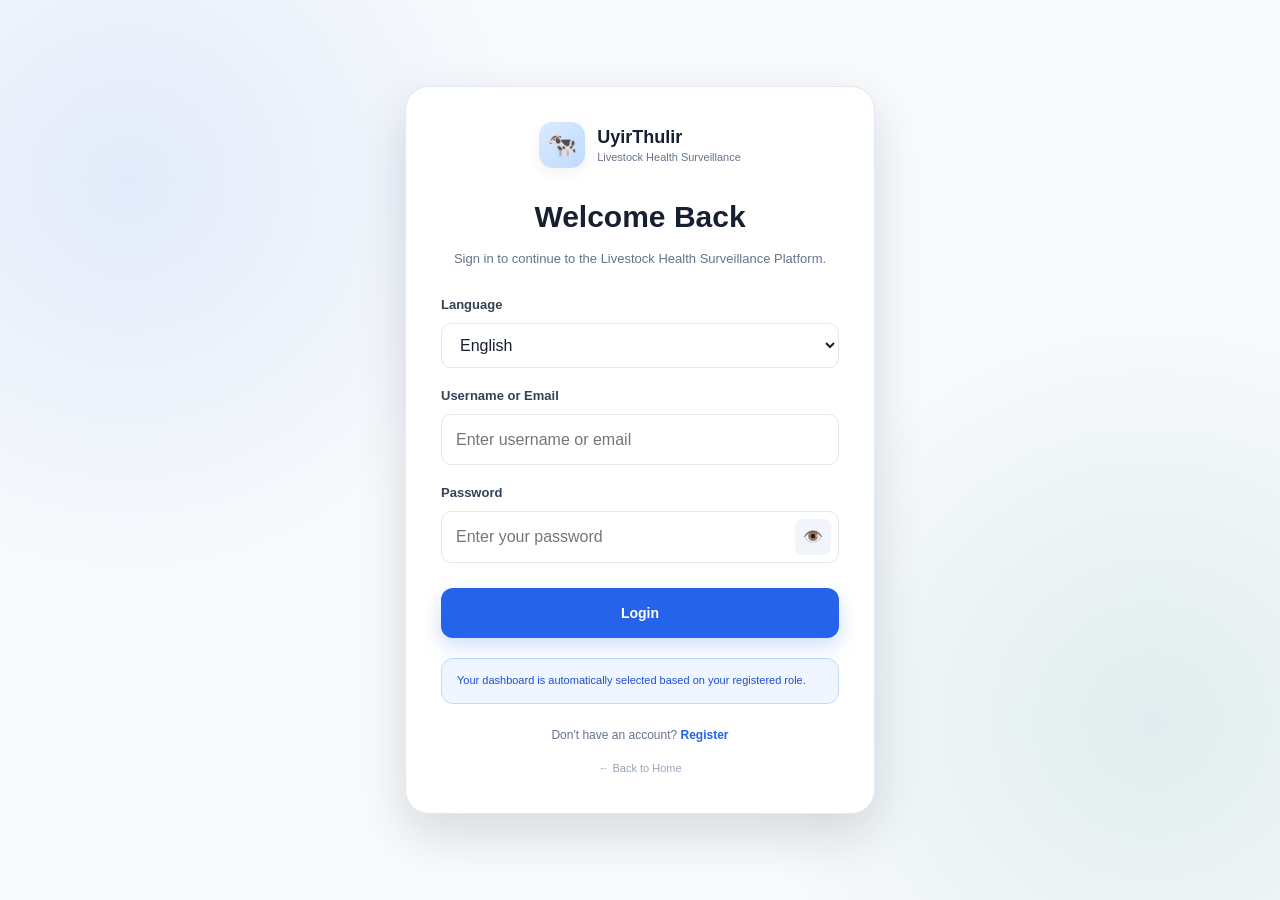
<file: frontend/pages/farmer-dashboard.html>
<!DOCTYPE html>
<html lang="en">

<head>
    <meta charset="UTF-8">

    <meta
        name="viewport"
        content="width=device-width, initial-scale=1.0"
    >

    <title>Farmer Dashboard | UyirThulir</title>

    <link
        rel="stylesheet"
        href="../css/style.css"
    >
</head>

<body class="dashboard-page">

    <!-- =====================================================
         HEADER
    ====================================================== -->

    <header class="dashboard-header">

        <a
            href="farmer-dashboard.html"
            class="brand"
        >

            <div class="brand-icon">
                🐄
            </div>

            <div class="brand-text">

                <strong>
                    UyirThulir
                </strong>

                <span>
                    Livestock Health Surveillance
                </span>

            </div>

        </a>


        <div
            style="
                display:flex;
                align-items:center;
                gap:10px;
                flex-wrap:wrap;
            "
        >

            <span
                class="status-badge status-low"
                style="padding:8px 11px;"
            >
                <span data-user-role>
                    FARMER
                </span>
            </span>


            <span
                style="
                    color:#64748b;
                    font-size:12px;
                "
                data-user-name
            >
                Farmer
            </span>


            <button
                type="button"
                class="btn btn-secondary"
                data-logout
                style="
                    padding:9px 13px;
                    font-size:12px;
                "
            >
                Logout
            </button>

        </div>

    </header>


    <!-- =====================================================
         MAIN
    ====================================================== -->

    <main class="dashboard-main">

        <!-- PAGE TITLE -->

        <div>

            <div
                class="section-label"
                style="
                    margin-bottom:4px;
                "
            >
                LIVESTOCK HEALTH
            </div>

            <h1 class="dashboard-title">
                Farmer Dashboard
            </h1>

            <p class="dashboard-subtitle">
                Monitor your animals, submit health reports,
                and track the status of your livestock health
                observations.
            </p>

        </div>


        <!-- =================================================
             QUICK ACTIONS
        ================================================== -->

        <div
            style="
                display:flex;
                gap:10px;
                flex-wrap:wrap;
                margin-bottom:25px;
            "
        >

            <a
                href="report-health.html"
                class="btn btn-primary"
            >
                ➕ Report Animal Health
            </a>


            <a
                href="animals.html"
                class="btn btn-secondary"
            >
                🐄 My Animals
            </a>


            <a
                href="alerts.html"
                class="btn btn-secondary"
            >
                🔔 Alerts
            </a>

        </div>


        <!-- =================================================
             STATISTICS
        ================================================== -->

        <section>

            <div class="dashboard-grid">

                <!-- Animals -->

                <div class="dashboard-card">

                    <div
                        style="
                            font-size:25px;
                            margin-bottom:8px;
                        "
                    >
                        🐄
                    </div>

                    <div
                        class="dashboard-label"
                    >
                        Monitored Animals
                    </div>

                    <div
                        class="dashboard-value"
                        id="monitoredAnimals"
                    >
                        0
                    </div>

                </div>


                <!-- Reports -->

                <div class="dashboard-card">

                    <div
                        style="
                            font-size:25px;
                            margin-bottom:8px;
                        "
                    >
                        📋
                    </div>

                    <div
                        class="dashboard-label"
                    >
                        Total Reports
                    </div>

                    <div
                        class="dashboard-value"
                        id="totalReports"
                    >
                        0
                    </div>

                </div>


                <!-- High Risk -->

                <div class="dashboard-card">

                    <div
                        style="
                            font-size:25px;
                            margin-bottom:8px;
                        "
                    >
                        🔴
                    </div>

                    <div
                        class="dashboard-label"
                    >
                        High Risk Cases
                    </div>

                    <div
                        class="dashboard-value"
                        id="highRiskCases"
                        style="
                            color:#dc2626;
                        "
                    >
                        0
                    </div>

                </div>


                <!-- Medium Risk -->

                <div class="dashboard-card">

                    <div
                        style="
                            font-size:25px;
                            margin-bottom:8px;
                        "
                    >
                        🟠
                    </div>

                    <div
                        class="dashboard-label"
                    >
                        Medium Risk Cases
                    </div>

                    <div
                        class="dashboard-value"
                        id="mediumRiskCases"
                        style="
                            color:#d97706;
                        "
                    >
                        0
                    </div>

                </div>


                <!-- Low Risk -->

                <div class="dashboard-card">

                    <div
                        style="
                            font-size:25px;
                            margin-bottom:8px;
                        "
                    >
                        🟢
                    </div>

                    <div
                        class="dashboard-label"
                    >
                        Low Risk Cases
                    </div>

                    <div
                        class="dashboard-value"
                        id="lowRiskCases"
                        style="
                            color:#16a34a;
                        "
                    >
                        0
                    </div>

                </div>


                <!-- Validated -->

                <div class="dashboard-card">

                    <div
                        style="
                            font-size:25px;
                            margin-bottom:8px;
                        "
                    >
                        ✅
                    </div>

                    <div
                        class="dashboard-label"
                    >
                        Validated Cases
                    </div>

                    <div
                        class="dashboard-value"
                        id="validatedCases"
                    >
                        0
                    </div>

                </div>


                <!-- Investigation -->

                <div class="dashboard-card">

                    <div
                        style="
                            font-size:25px;
                            margin-bottom:8px;
                        "
                    >
                        🩺
                    </div>

                    <div
                        class="dashboard-label"
                    >
                        Under Investigation
                    </div>

                    <div
                        class="dashboard-value"
                        id="underInvestigation"
                    >
                        0
                    </div>

                </div>


                <!-- Laboratory -->

                <div class="dashboard-card">

                    <div
                        style="
                            font-size:25px;
                            margin-bottom:8px;
                        "
                    >
                        🧪
                    </div>

                    <div
                        class="dashboard-label"
                    >
                        Sent to Laboratory
                    </div>

                    <div
                        class="dashboard-value"
                        id="sentToLaboratory"
                    >
                        0
                    </div>

                </div>

            </div>

        </section>


        <!-- =================================================
             LATEST REPORT
        ================================================== -->

        <section
            class="dashboard-section"
            style="margin-top:25px;"
        >

            <div
                style="
                    display:flex;
                    justify-content:space-between;
                    align-items:center;
                    gap:15px;
                    flex-wrap:wrap;
                "
            >

                <div>

                    <h2>
                        Latest Health Report
                    </h2>

                    <p
                        style="
                            color:#64748b;
                            font-size:12px;
                        "
                    >
                        Your most recently submitted
                        livestock health report.
                    </p>

                </div>


                <a
                    href="report-health.html"
                    class="btn btn-primary"
                    style="
                        padding:10px 14px;
                        font-size:12px;
                    "
                >
                    New Report
                </a>

            </div>


            <div
                id="latestReportContainer"
                style="
                    margin-top:20px;
                "
            >

                <div class="empty-state">

                    <div class="empty-state-icon">
                        📋
                    </div>

                    <h3>
                        No report submitted yet
                    </h3>

                    <p>
                        Your latest health report
                        will appear here.
                    </p>

                </div>

            </div>

        </section>


        <!-- =================================================
             MY REPORTS
        ================================================== -->

        <section
            class="dashboard-section"
            style="margin-top:25px;"
        >

            <div
                style="
                    display:flex;
                    justify-content:space-between;
                    align-items:center;
                    gap:15px;
                    flex-wrap:wrap;
                "
            >

                <div>

                    <h2>
                        My Health Reports
                    </h2>

                    <p
                        style="
                            color:#64748b;
                            font-size:12px;
                        "
                    >
                        Track your submitted livestock
                        health observations.
                    </p>

                </div>


                <button
                    type="button"
                    id="refreshReportsButton"
                    class="btn btn-secondary"
                    style="
                        padding:9px 13px;
                        font-size:12px;
                    "
                >
                    🔄 Refresh
                </button>

            </div>


            <div
                id="reportsContainer"
                style="
                    margin-top:20px;
                "
            >

                <div class="loading">
                    <span class="spinner"></span>
                    Loading reports...
                </div>

            </div>

        </section>


        <!-- =================================================
             ANIMALS
        ================================================== -->

        <section
            class="dashboard-section"
            style="margin-top:25px;"
        >

            <div
                style="
                    display:flex;
                    justify-content:space-between;
                    align-items:center;
                    gap:15px;
                    flex-wrap:wrap;
                "
            >

                <div>

                    <h2>
                        My Animals
                    </h2>

                    <p
                        style="
                            color:#64748b;
                            font-size:12px;
                        "
                    >
                        Animals associated with your
                        livestock health reports.
                    </p>

                </div>


                <a
                    href="animals.html"
                    class="btn btn-secondary"
                    style="
                        padding:9px 13px;
                        font-size:12px;
                    "
                >
                    View All
                </a>

            </div>


            <div
                id="animalsContainer"
                data-animals-container
                style="
                    display:grid;
                    grid-template-columns:
                        repeat(3, minmax(0, 1fr));
                    gap:15px;
                    margin-top:20px;
                "
            >

                <div class="empty-state">

                    <div class="empty-state-icon">
                        🐄
                    </div>

                    <h3>
                        Loading animals...
                    </h3>

                </div>

            </div>

        </section>


        <!-- =================================================
             RESPONSIBLE AI NOTICE
        ================================================== -->

        <section
            class="dashboard-section"
            style="
                margin-top:25px;
                background:#eff6ff;
                border-color:#bfdbfe;
            "
        >

            <div
                style="
                    display:flex;
                    gap:15px;
                    align-items:flex-start;
                "
            >

                <div
                    style="
                        width:42px;
                        height:42px;
                        flex:0 0 42px;
                        display:grid;
                        place-items:center;
                        border-radius:12px;
                        background:white;
                        font-size:20px;
                    "
                >
                    🤖
                </div>


                <div>

                    <h3
                        style="
                            font-size:16px;
                        "
                    >
                        AI-Assisted Early Warning
                    </h3>

                    <p
                        style="
                            margin-top:6px;
                            color:#475569;
                            font-size:12px;
                            line-height:1.7;
                        "
                    >
                        AI-generated risk signals are used
                        for early warning and prioritisation.
                        They do not replace veterinary diagnosis,
                        laboratory testing or professional
                        investigation.
                    </p>

                </div>

            </div>

        </section>

    </main>


    <!-- =====================================================
         JAVASCRIPT
    ====================================================== -->

    <script src="../js/translations.js"></script>
    <script src="../js/app.js"></script>
    <script src="../js/farmer.js"></script>

    <script>
        document.addEventListener(
            "DOMContentLoaded",
            function () {

                const refreshButton =
                    document.getElementById(
                        "refreshReportsButton"
                    );

                if (refreshButton) {

                    refreshButton.addEventListener(
                        "click",
                        async function () {

                            refreshButton.disabled =
                                true;

                            refreshButton.textContent =
                                "⏳ Loading...";

                            try {
                                await loadMyReports();

                            } finally {

                                refreshButton.disabled =
                                    false;

                                refreshButton.textContent =
                                    "🔄 Refresh";
                            }
                        }
                    );
                }


                /*
                 * Build the latest report card
                 * from the locally stored latest report.
                 */

                const latestReport =
                    getLatestReport();


                const latestContainer =
                    document.getElementById(
                        "latestReportContainer"
                    );


                if (
                    latestReport &&
                    latestContainer
                ) {

                    const riskLevel =
                        String(
                            latestReport.riskLevel ||
                            latestReport.risk_level ||
                            "LOW"
                        ).toUpperCase();


                    let riskClass =
                        "status-low";


                    if (
                        riskLevel === "HIGH"
                    ) {
                        riskClass =
                            "status-high";
                    } else if (
                        riskLevel === "MEDIUM"
                    ) {
                        riskClass =
                            "status-medium";
                    }


                    const animalName =
                        latestReport.animalName ||
                        latestReport.animal_name ||
                        "Unknown Animal";


                    const species =
                        latestReport.species ||
                        "Unknown";


                    const location =
                        latestReport.location ||
                        "Unknown Location";


                    const status =
                        latestReport.status ||
                        "PENDING";


                    const score =
                        latestReport.riskScore ??
                        latestReport.risk_score ??
                        "-";


                    latestContainer.innerHTML =
                        `
                        <div
                            class="dashboard-card"
                            style="
                                border:1px solid #bfdbfe;
                                background:#f8fbff;
                            "
                        >

                            <div
                                style="
                                    display:flex;
                                    justify-content:space-between;
                                    align-items:flex-start;
                                    gap:15px;
                                    flex-wrap:wrap;
                                "
                            >

                                <div>

                                    <div
                                        class="dashboard-label"
                                    >
                                        Animal
                                    </div>

                                    <h3
                                        style="
                                            margin-top:3px;
                                            font-size:20px;
                                        "
                                    >
                                        ${escapeHtml(
                                            animalName
                                        )}
                                    </h3>

                                    <div
                                        class="dashboard-label"
                                        style="
                                            margin-top:4px;
                                        "
                                    >
                                        ${escapeHtml(
                                            species
                                        )}
                                    </div>

                                </div>


                                <span
                                    class="
                                        status-badge
                                        ${riskClass}
                                    "
                                >
                                    ${escapeHtml(
                                        riskLevel
                                    )}
                                </span>

                            </div>


                            <div
                                style="
                                    display:grid;
                                    grid-template-columns:
                                        repeat(3, minmax(0, 1fr));
                                    gap:15px;
                                    margin-top:20px;
                                "
                            >

                                <div>

                                    <div
                                        class="dashboard-label"
                                    >
                                        Location
                                    </div>

                                    <strong>
                                        ${escapeHtml(
                                            location
                                        )}
                                    </strong>

                                </div>


                                <div>

                                    <div
                                        class="dashboard-label"
                                    >
                                        Risk Score
                                    </div>

                                    <strong>
                                        ${escapeHtml(
                                            String(score)
                                        )}
                                    </strong>

                                </div>


                                <div>

                                    <div
                                        class="dashboard-label"
                                    >
                                        Status
                                    </div>

                                    <strong>
                                        ${escapeHtml(
                                            status
                                        )}
                                    </strong>

                                </div>

                            </div>

                        </div>
                        `;
                }

            }
        );


        function escapeHtml(value) {

            return String(
                value === null ||
                value === undefined
                    ? ""
                    : value
            )
                .replaceAll(
                    "&",
                    "&amp;"
                )
                .replaceAll(
                    "<",
                    "&lt;"
                )
                .replaceAll(
                    ">",
                    "&gt;"
                )
                .replaceAll(
                    '"',
                    "&quot;"
                )
                .replaceAll(
                    "'",
                    "&#039;"
                );
        }
    </script>

</body>

</html>
</file>
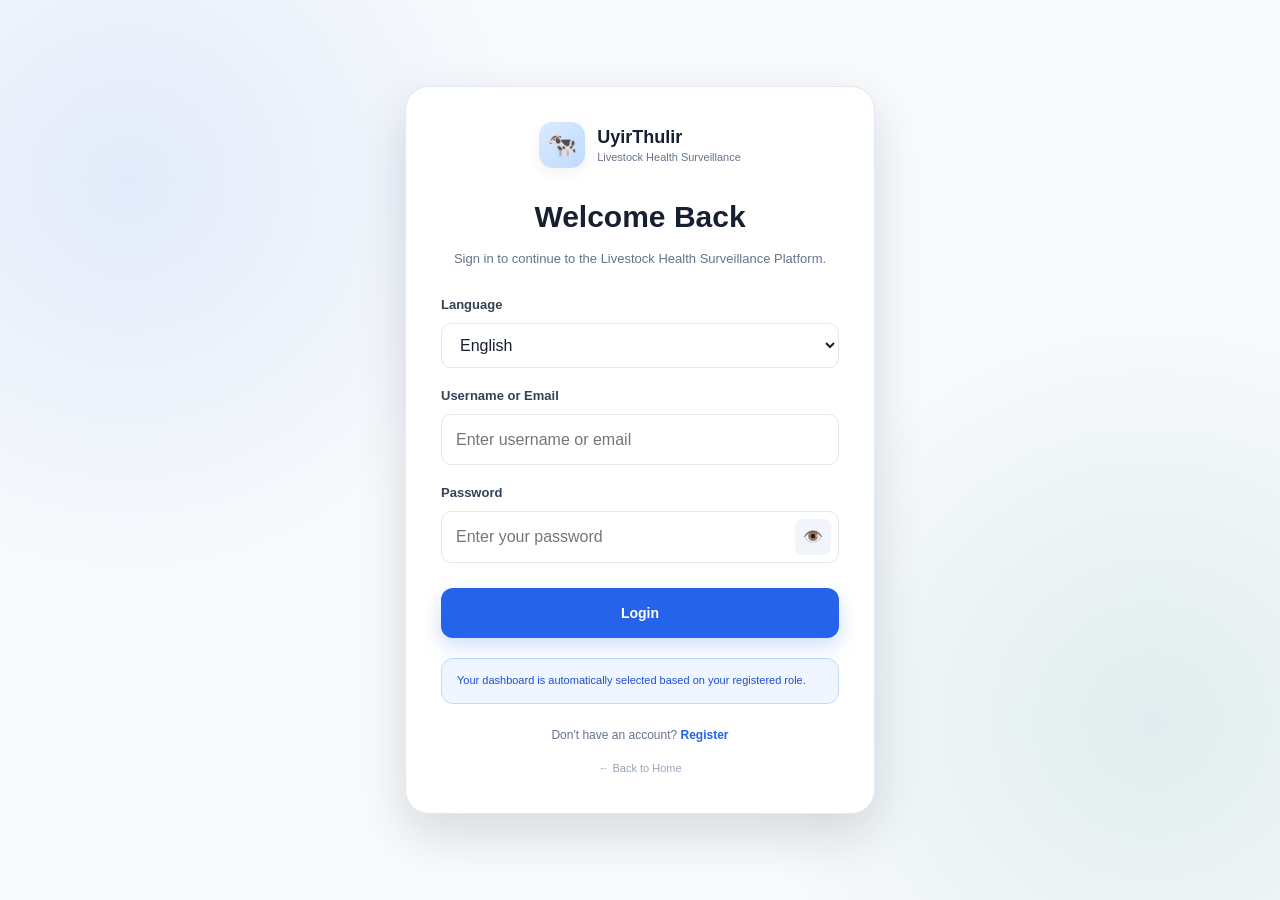
<file: frontend/pages/government-dashboard.html>
<!DOCTYPE html>
<html lang="en">

<head>
    <meta charset="UTF-8">

    <meta
        name="viewport"
        content="width=device-width, initial-scale=1.0"
    >

    <title>Government Dashboard | UyirThulir</title>

    <link
        rel="stylesheet"
        href="../css/style.css"
    >
</head>

<body class="dashboard-page">

    <!-- =====================================================
         HEADER
    ====================================================== -->

    <header class="dashboard-header">

        <a
            href="government-dashboard.html"
            class="brand"
        >

            <div class="brand-icon">
                🏛️
            </div>

            <div class="brand-text">

                <strong>
                    UyirThulir
                </strong>

                <span>
                    Government Surveillance
                </span>

            </div>

        </a>


        <div
            style="
                display:flex;
                align-items:center;
                gap:10px;
                flex-wrap:wrap;
            "
        >

            <span
                class="status-badge status-progress"
                style="padding:8px 11px;"
            >
                <span data-user-role>
                    DISTRICT OFFICER
                </span>
            </span>


            <span
                data-user-name
                style="
                    color:#64748b;
                    font-size:12px;
                "
            >
                Government Officer
            </span>


            <button
                type="button"
                class="btn btn-secondary"
                data-logout
                style="
                    padding:9px 13px;
                    font-size:12px;
                "
            >
                Logout
            </button>

        </div>

    </header>


    <!-- =====================================================
         MAIN
    ====================================================== -->

    <main class="dashboard-main">

        <!-- =================================================
             PAGE HEADING
        ================================================== -->

        <div
            style="
                display:flex;
                justify-content:space-between;
                align-items:flex-end;
                gap:20px;
                flex-wrap:wrap;
                margin-bottom:25px;
            "
        >

            <div>

                <div class="section-label">
                    GOVERNMENT SURVEILLANCE
                </div>

                <h1 class="dashboard-title">
                    Government Dashboard
                </h1>

                <p class="dashboard-subtitle">
                    Monitor livestock health signals, risk trends,
                    investigation activity, laboratory validation,
                    alerts and potential emerging clusters.
                </p>

            </div>


            <div
                style="
                    display:flex;
                    gap:8px;
                    flex-wrap:wrap;
                "
            >

                <button
                    type="button"
                    id="refreshDashboard"
                    class="btn btn-secondary"
                >
                    🔄 Refresh
                </button>


                <a
                    href="gis-surveillance.html"
                    class="btn btn-primary"
                >
                    🗺️ GIS Surveillance
                </a>


                <a
                    href="alerts.html"
                    class="btn btn-secondary"
                >
                    🔔 Alerts
                </a>

            </div>

        </div>


        <!-- =================================================
             LIVE STATUS
        ================================================== -->

        <section
            class="dashboard-section"
            style="
                margin-bottom:25px;
                padding:15px 18px;
                background:#f8fafc;
            "
        >

            <div
                style="
                    display:flex;
                    align-items:center;
                    gap:10px;
                    flex-wrap:wrap;
                "
            >

                <span
                    id="systemStatusDot"
                    style="
                        width:10px;
                        height:10px;
                        display:inline-block;
                        border-radius:50%;
                        background:#16a34a;
                    "
                ></span>


                <strong
                    id="systemStatusText"
                    style="
                        font-size:12px;
                    "
                >
                    Surveillance system operational
                </strong>


                <span
                    style="
                        color:#94a3b8;
                        font-size:11px;
                    "
                >
                    Live database summary
                </span>

            </div>

        </section>


        <!-- =================================================
             KPI CARDS
        ================================================== -->

        <section
            class="dashboard-grid"
            style="margin-bottom:25px;"
        >

            <div class="dashboard-card">

                <div
                    style="
                        font-size:25px;
                        margin-bottom:8px;
                    "
                >
                    🐄
                </div>

                <div class="dashboard-label">
                    Monitored Animals
                </div>

                <div
                    id="monitoredAnimals"
                    class="dashboard-value"
                >
                    0
                </div>

            </div>


            <div class="dashboard-card">

                <div
                    style="
                        font-size:25px;
                        margin-bottom:8px;
                    "
                >
                    📋
                </div>

                <div class="dashboard-label">
                    Total Reports
                </div>

                <div
                    id="totalReports"
                    class="dashboard-value"
                >
                    0
                </div>

            </div>


            <div class="dashboard-card">

                <div
                    style="
                        font-size:25px;
                        margin-bottom:8px;
                    "
                >
                    🚨
                </div>

                <div class="dashboard-label">
                    Active Alerts
                </div>

                <div
                    id="activeAlerts"
                    class="dashboard-value"
                    style="color:#dc2626;"
                >
                    0
                </div>

            </div>


            <div class="dashboard-card">

                <div
                    style="
                        font-size:25px;
                        margin-bottom:8px;
                    "
                >
                    🔴
                </div>

                <div class="dashboard-label">
                    High Risk Cases
                </div>

                <div
                    id="highRiskCases"
                    class="dashboard-value"
                    style="color:#dc2626;"
                >
                    0
                </div>

            </div>


            <div class="dashboard-card">

                <div
                    style="
                        font-size:25px;
                        margin-bottom:8px;
                    "
                >
                    🟠
                </div>

                <div class="dashboard-label">
                    Medium Risk Cases
                </div>

                <div
                    id="mediumRiskCases"
                    class="dashboard-value"
                    style="color:#d97706;"
                >
                    0
                </div>

            </div>


            <div class="dashboard-card">

                <div
                    style="
                        font-size:25px;
                        margin-bottom:8px;
                    "
                >
                    🟢
                </div>

                <div class="dashboard-label">
                    Low Risk Cases
                </div>

                <div
                    id="lowRiskCases"
                    class="dashboard-value"
                    style="color:#16a34a;"
                >
                    0
                </div>

            </div>


            <div class="dashboard-card">

                <div
                    style="
                        font-size:25px;
                        margin-bottom:8px;
                    "
                >
                    🩺
                </div>

                <div class="dashboard-label">
                    Under Investigation
                </div>

                <div
                    id="underInvestigation"
                    class="dashboard-value"
                >
                    0
                </div>

            </div>


            <div class="dashboard-card">

                <div
                    style="
                        font-size:25px;
                        margin-bottom:8px;
                    "
                >
                    🧪
                </div>

                <div class="dashboard-label">
                    Sent to Laboratory
                </div>

                <div
                    id="sentToLaboratory"
                    class="dashboard-value"
                >
                    0
                </div>

            </div>

        </section>


        <!-- =================================================
             SURVEILLANCE PIPELINE
        ================================================== -->

        <section
            class="dashboard-section"
            style="margin-bottom:25px;"
        >

            <div>

                <div class="section-label">
                    SURVEILLANCE PIPELINE
                </div>

                <h2>
                    Case Progress
                </h2>

                <p
                    style="
                        color:#64748b;
                        font-size:12px;
                    "
                >
                    Track cases from field reporting through
                    investigation, laboratory validation and
                    surveillance.
                </p>

            </div>


            <div
                style="
                    display:grid;
                    grid-template-columns:
                        repeat(
                            4,
                            minmax(0, 1fr)
                        );
                    gap:15px;
                    margin-top:20px;
                "
            >

                <div
                    style="
                        padding:20px;
                        border:1px solid #e2e8f0;
                        border-radius:15px;
                        background:#f8fafc;
                    "
                >

                    <div
                        style="
                            font-size:22px;
                        "
                    >
                        📋
                    </div>

                    <div
                        class="dashboard-label"
                        style="margin-top:8px;"
                    >
                        Reported
                    </div>

                    <strong
                        id="pipelineReported"
                        style="
                            display:block;
                            margin-top:2px;
                            font-size:24px;
                        "
                    >
                        0
                    </strong>

                </div>


                <div
                    style="
                        padding:20px;
                        border:1px solid #e2e8f0;
                        border-radius:15px;
                        background:#f8fafc;
                    "
                >

                    <div
                        style="
                            font-size:22px;
                        "
                    >
                        🩺
                    </div>

                    <div
                        class="dashboard-label"
                        style="margin-top:8px;"
                    >
                        Under Investigation
                    </div>

                    <strong
                        id="pipelineInvestigation"
                        style="
                            display:block;
                            margin-top:2px;
                            font-size:24px;
                        "
                    >
                        0
                    </strong>

                </div>


                <div
                    style="
                        padding:20px;
                        border:1px solid #e2e8f0;
                        border-radius:15px;
                        background:#f8fafc;
                    "
                >

                    <div
                        style="
                            font-size:22px;
                        "
                    >
                        🧪
                    </div>

                    <div
                        class="dashboard-label"
                        style="margin-top:8px;"
                    >
                        Laboratory
                    </div>

                    <strong
                        id="pipelineLaboratory"
                        style="
                            display:block;
                            margin-top:2px;
                            font-size:24px;
                        "
                    >
                        0
                    </strong>

                </div>


                <div
                    style="
                        padding:20px;
                        border:1px solid #e2e8f0;
                        border-radius:15px;
                        background:#f8fafc;
                    "
                >

                    <div
                        style="
                            font-size:22px;
                        "
                    >
                        ✅
                    </div>

                    <div
                        class="dashboard-label"
                        style="margin-top:8px;"
                    >
                        Validated
                    </div>

                    <strong
                        id="pipelineValidated"
                        style="
                            display:block;
                            margin-top:2px;
                            font-size:24px;
                        "
                    >
                        0
                    </strong>

                </div>

            </div>

        </section>


        <!-- =================================================
             RISK DISTRIBUTION
        ================================================== -->

        <section
            class="dashboard-section"
            style="margin-bottom:25px;"
        >

            <div>

                <div class="section-label">
                    RISK INTELLIGENCE
                </div>

                <h2>
                    Risk Distribution
                </h2>

            </div>


            <div
                style="
                    display:grid;
                    grid-template-columns:
                        repeat(
                            3,
                            minmax(0, 1fr)
                        );
                    gap:18px;
                    margin-top:20px;
                "
            >

                <div
                    style="
                        padding:22px;
                        border-radius:17px;
                        border:1px solid #fecaca;
                        background:#fef2f2;
                    "
                >

                    <div
                        style="
                            display:flex;
                            justify-content:space-between;
                            align-items:center;
                        "
                    >

                        <strong
                            style="
                                color:#991b1b;
                                font-size:13px;
                            "
                        >
                            HIGH
                        </strong>

                        <span>
                            🔴
                        </span>

                    </div>

                    <div
                        id="riskHighCount"
                        style="
                            margin-top:10px;
                            color:#dc2626;
                            font-size:34px;
                            font-weight:850;
                        "
                    >
                        0
                    </div>

                    <div
                        id="riskHighPercent"
                        style="
                            color:#991b1b;
                            font-size:11px;
                        "
                    >
                        0%
                    </div>

                </div>


                <div
                    style="
                        padding:22px;
                        border-radius:17px;
                        border:1px solid #fde68a;
                        background:#fffbeb;
                    "
                >

                    <div
                        style="
                            display:flex;
                            justify-content:space-between;
                            align-items:center;
                        "
                    >

                        <strong
                            style="
                                color:#92400e;
                                font-size:13px;
                            "
                        >
                            MEDIUM
                        </strong>

                        <span>
                            🟠
                        </span>

                    </div>

                    <div
                        id="riskMediumCount"
                        style="
                            margin-top:10px;
                            color:#d97706;
                            font-size:34px;
                            font-weight:850;
                        "
                    >
                        0
                    </div>

                    <div
                        id="riskMediumPercent"
                        style="
                            color:#92400e;
                            font-size:11px;
                        "
                    >
                        0%
                    </div>

                </div>


                <div
                    style="
                        padding:22px;
                        border-radius:17px;
                        border:1px solid #bbf7d0;
                        background:#f0fdf4;
                    "
                >

                    <div
                        style="
                            display:flex;
                            justify-content:space-between;
                            align-items:center;
                        "
                    >

                        <strong
                            style="
                                color:#166534;
                                font-size:13px;
                            "
                        >
                            LOW
                        </strong>

                        <span>
                            🟢
                        </span>

                    </div>

                    <div
                        id="riskLowCount"
                        style="
                            margin-top:10px;
                            color:#16a34a;
                            font-size:34px;
                            font-weight:850;
                        "
                    >
                        0
                    </div>

                    <div
                        id="riskLowPercent"
                        style="
                            color:#166534;
                            font-size:11px;
                        "
                    >
                        0%
                    </div>

                </div>

            </div>

        </section>


        <!-- =================================================
             CLUSTER INTELLIGENCE
        ================================================== -->

        <section
            class="dashboard-section"
            style="margin-bottom:25px;"
        >

            <div
                style="
                    display:flex;
                    justify-content:space-between;
                    align-items:flex-start;
                    gap:20px;
                    flex-wrap:wrap;
                "
            >

                <div>

                    <div class="section-label">
                        EARLY-WARNING INTELLIGENCE
                    </div>

                    <h2>
                        Cluster Intelligence
                    </h2>

                    <p
                        style="
                            margin-top:4px;
                            color:#64748b;
                            font-size:12px;
                            line-height:1.7;
                        "
                    >
                        Surveillance signals based on recent
                        reports, repeated symptoms, risk concentration
                        and location patterns.
                    </p>

                </div>


                <a
                    href="gis-surveillance.html"
                    class="btn btn-primary"
                    style="
                        padding:9px 13px;
                        font-size:12px;
                    "
                >
                    Open GIS Map
                </a>

            </div>


            <div
                style="
                    display:grid;
                    grid-template-columns:
                        repeat(
                            4,
                            minmax(0, 1fr)
                        );
                    gap:15px;
                    margin-top:20px;
                "
            >

                <div class="dashboard-card">

                    <div class="dashboard-label">
                        Location Clusters
                    </div>

                    <div
                        id="locationClusterCount"
                        class="dashboard-value"
                    >
                        0
                    </div>

                </div>


                <div class="dashboard-card">

                    <div class="dashboard-label">
                        Potential Emerging
                    </div>

                    <div
                        id="potentialClusterCount"
                        class="dashboard-value"
                    >
                        0
                    </div>

                </div>


                <div class="dashboard-card">

                    <div class="dashboard-label">
                        High Priority
                    </div>

                    <div
                        id="highPriorityClusterCount"
                        class="dashboard-value"
                        style="
                            color:#dc2626;
                        "
                    >
                        0
                    </div>

                </div>


                <div class="dashboard-card">

                    <div class="dashboard-label">
                        Symptom Clusters
                    </div>

                    <div
                        id="symptomClusterCount"
                        class="dashboard-value"
                    >
                        0
                    </div>

                </div>

            </div>


            <div
                id="clusterList"
                style="
                    margin-top:20px;
                "
            >

                <div class="loading">

                    <span class="spinner"></span>

                    Loading cluster intelligence...

                </div>

            </div>

        </section>


        <!-- =================================================
             DISTRICT SUMMARY
        ================================================== -->

        <section
            class="dashboard-section"
            style="margin-bottom:25px;"
        >

            <div
                style="
                    display:flex;
                    justify-content:space-between;
                    align-items:center;
                    gap:15px;
                    flex-wrap:wrap;
                "
            >

                <div>

                    <div class="section-label">
                        GEOGRAPHIC SUMMARY
                    </div>

                    <h2>
                        Location / District Activity
                    </h2>

                </div>

            </div>


            <div
                id="districtContainer"
                class="table-wrapper"
                style="
                    margin-top:20px;
                "
            >

                <div class="loading">

                    <span class="spinner"></span>

                    Loading location summary...

                </div>

            </div>

        </section>


        <!-- =================================================
             RECENT REPORTS
        ================================================== -->

        <section
            class="dashboard-section"
            style="margin-bottom:25px;"
        >

            <div
                style="
                    display:flex;
                    justify-content:space-between;
                    align-items:center;
                    gap:15px;
                    flex-wrap:wrap;
                "
            >

                <div>

                    <div class="section-label">
                        RECENT ACTIVITY
                    </div>

                    <h2>
                        Recent Health Reports
                    </h2>

                </div>

            </div>


            <div
                id="recentReportsContainer"
                class="table-wrapper"
                style="
                    margin-top:20px;
                "
            >

                <div class="loading">

                    <span class="spinner"></span>

                    Loading recent reports...

                </div>

            </div>

        </section>


        <!-- =================================================
             ALERTS
        ================================================== -->

        <section
            class="dashboard-section"
            style="margin-bottom:25px;"
        >

            <div
                style="
                    display:flex;
                    justify-content:space-between;
                    align-items:center;
                    gap:15px;
                    flex-wrap:wrap;
                "
            >

                <div>

                    <div class="section-label">
                        SURVEILLANCE ALERTS
                    </div>

                    <h2>
                        Recent Alerts
                    </h2>

                </div>


                <a
                    href="alerts.html"
                    class="btn btn-secondary"
                    style="
                        padding:9px 13px;
                        font-size:12px;
                    "
                >
                    View All Alerts
                </a>

            </div>


            <div
                id="dashboardAlerts"
                style="
                    margin-top:20px;
                "
            >

                <div class="loading">

                    <span class="spinner"></span>

                    Loading alerts...

                </div>

            </div>

        </section>


        <!-- =================================================
             RESPONSIBLE SURVEILLANCE
        ================================================== -->

        <section
            class="dashboard-section"
            style="
                background:#eff6ff;
                border-color:#bfdbfe;
            "
        >

            <div
                style="
                    display:flex;
                    align-items:flex-start;
                    gap:14px;
                "
            >

                <div
                    style="
                        width:44px;
                        height:44px;
                        flex:0 0 44px;
                        display:grid;
                        place-items:center;
                        border-radius:13px;
                        background:white;
                        font-size:21px;
                    "
                >
                    ℹ️
                </div>


                <div>

                    <h3
                        style="
                            font-size:16px;
                        "
                    >
                        Surveillance Interpretation
                    </h3>

                    <p
                        style="
                            margin-top:6px;
                            color:#475569;
                            font-size:12px;
                            line-height:1.8;
                        "
                    >
                        Dashboard risk scores and cluster signals
                        are intended for surveillance prioritisation
                        and early warning. A potential cluster does
                        not by itself establish a disease outbreak.
                        Veterinary investigation, laboratory testing
                        and appropriate epidemiological review are
                        required for confirmation.
                    </p>

                </div>

            </div>

        </section>

    </main>


    <!-- =====================================================
         JAVASCRIPT
    ====================================================== -->

    <script src="../js/translations.js"></script>
    <script src="../js/app.js"></script>
    <script src="../js/notifications.js"></script>


    <script>
        document.addEventListener(
            "DOMContentLoaded",
            function () {

                let dashboardData = {
                    summary: {},
                    riskDistribution: {},
                    districts: [],
                    recentReports: [],
                    alerts: []
                };

                let clusterData = {};


                /* ==========================================
                   LOAD COMPLETE DASHBOARD
                =========================================== */

                async function loadDashboard() {

                    try {

                        const response =
                            await apiRequest(
                                "/dashboard/overview",
                                {
                                    method: "GET"
                                }
                            );


                        dashboardData =
                            response || dashboardData;


                        renderSummary(
                            dashboardData.summary || {}
                        );


                        renderRiskDistribution(
                            dashboardData.riskDistribution || {}
                        );


                        renderDistricts(
                            dashboardData.districts || []
                        );


                        renderRecentReports(
                            dashboardData.recentReports || []
                        );


                        renderAlerts(
                            dashboardData.alerts || []
                        );


                        setSystemStatus(
                            true
                        );


                    } catch (error) {

                        console.error(
                            "Government dashboard error:",
                            error
                        );


                        setSystemStatus(
                            false
                        );

                        showToast(
                            error.message ||
                            "Unable to load government dashboard.",
                            "error"
                        );

                    }

                }


                /* ==========================================
                   LOAD CLUSTERS
                =========================================== */

                async function loadClusters() {

                    const container =
                        document.getElementById(
                            "clusterList"
                        );


                    try {

                        const response =
                            await apiRequest(
                                "/clusters/overview?days=14",
                                {
                                    method: "GET"
                                }
                            );


                        clusterData =
                            response &&
                            response.data
                                ? response.data
                                : response || {};


                        renderClusters(
                            clusterData
                        );


                    } catch (error) {

                        console.error(
                            "Cluster loading error:",
                            error
                        );


                        if (container) {

                            container.innerHTML =
                                `
                                <div class="empty-state">

                                    <div class="empty-state-icon">
                                        ⚠️
                                    </div>

                                    <h3>
                                        Unable to load cluster intelligence
                                    </h3>

                                    <p>
                                        ${escapeHtml(
                                            error.message ||
                                            "Please try again."
                                        )}
                                    </p>

                                </div>
                                `;

                        }

                    }

                }


                /* ==========================================
                   SUMMARY
                =========================================== */

                function renderSummary(
                    summary
                ) {

                    setText(
                        "monitoredAnimals",
                        summary.monitoredAnimals || 0
                    );


                    setText(
                        "totalReports",
                        summary.totalReports || 0
                    );


                    setText(
                        "activeAlerts",
                        summary.activeAlerts || 0
                    );


                    setText(
                        "highRiskCases",
                        summary.highRiskCases || 0
                    );


                    setText(
                        "mediumRiskCases",
                        summary.mediumRiskCases || 0
                    );


                    setText(
                        "lowRiskCases",
                        summary.lowRiskCases || 0
                    );


                    setText(
                        "underInvestigation",
                        summary.underInvestigation || 0
                    );


                    setText(
                        "sentToLaboratory",
                        summary.sentToLaboratory || 0
                    );


                    setText(
                        "pipelineReported",
                        summary.totalReports || 0
                    );


                    setText(
                        "pipelineInvestigation",
                        summary.underInvestigation || 0
                    );


                    setText(
                        "pipelineLaboratory",
                        summary.sentToLaboratory || 0
                    );


                    setText(
                        "pipelineValidated",
                        summary.validatedCases || 0
                    );

                }


                /* ==========================================
                   RISK DISTRIBUTION
                =========================================== */

                function renderRiskDistribution(
                    distribution
                ) {

                    const high =
                        Number(
                            distribution.HIGH || 0
                        );


                    const medium =
                        Number(
                            distribution.MEDIUM || 0
                        );


                    const low =
                        Number(
                            distribution.LOW || 0
                        );


                    const total =
                        high +
                        medium +
                        low;


                    setText(
                        "riskHighCount",
                        high
                    );


                    setText(
                        "riskMediumCount",
                        medium
                    );


                    setText(
                        "riskLowCount",
                        low
                    );


                    setText(
                        "riskHighPercent",
                        percentage(
                            high,
                            total
                        ) + "%"
                    );


                    setText(
                        "riskMediumPercent",
                        percentage(
                            medium,
                            total
                        ) + "%"
                    );


                    setText(
                        "riskLowPercent",
                        percentage(
                            low,
                            total
                        ) + "%"
                    );

                }


                /* ==========================================
                   DISTRICTS
                =========================================== */

                function renderDistricts(
                    districts
                ) {

                    const container =
                        document.getElementById(
                            "districtContainer"
                        );


                    if (!container) {
                        return;
                    }


                    if (
                        !districts.length
                    ) {

                        container.innerHTML =
                            `
                            <div class="empty-state">
                                <div class="empty-state-icon">
                                    🗺️
                                </div>

                                <h3>
                                    No location data
                                </h3>

                                <p>
                                    Location-based reports will appear here.
                                </p>
                            </div>
                            `;

                        return;
                    }


                    const rows =
                        districts
                            .map(
                                function (
                                    district
                                ) {

                                    return `
                                    <tr>

                                        <td>
                                            <strong>
                                                ${escapeHtml(
                                                    district.district ||
                                                    district.location ||
                                                    "Unknown"
                                                )}
                                            </strong>
                                        </td>

                                        <td>
                                            ${escapeHtml(
                                                String(
                                                    district.totalReports || 0
                                                )
                                            )}
                                        </td>

                                        <td>
                                            <span
                                                class="
                                                    status-badge
                                                    status-high
                                                "
                                            >
                                                ${escapeHtml(
                                                    String(
                                                        district.highRisk || 0
                                                    )
                                                )}
                                            </span>
                                        </td>

                                        <td>
                                            <span
                                                class="
                                                    status-badge
                                                    status-medium
                                                "
                                            >
                                                ${escapeHtml(
                                                    String(
                                                        district.mediumRisk || 0
                                                    )
                                                )}
                                            </span>
                                        </td>

                                        <td>
                                            <span
                                                class="
                                                    status-badge
                                                    status-low
                                                "
                                            >
                                                ${escapeHtml(
                                                    String(
                                                        district.lowRisk || 0
                                                    )
                                                )}
                                            </span>
                                        </td>

                                    </tr>
                                    `;

                                }
                            )
                            .join("");


                    container.innerHTML =
                        `
                        <table class="data-table">

                            <thead>

                                <tr>

                                    <th>
                                        Location
                                    </th>

                                    <th>
                                        Reports
                                    </th>

                                    <th>
                                        High
                                    </th>

                                    <th>
                                        Medium
                                    </th>

                                    <th>
                                        Low
                                    </th>

                                </tr>

                            </thead>

                            <tbody>
                                ${rows}
                            </tbody>

                        </table>
                        `;

                }


                /* ==========================================
                   RECENT REPORTS
                =========================================== */

                function renderRecentReports(
                    reports
                ) {

                    const container =
                        document.getElementById(
                            "recentReportsContainer"
                        );


                    if (!container) {
                        return;
                    }


                    if (
                        !reports.length
                    ) {

                        container.innerHTML =
                            `
                            <div class="empty-state">

                                <div class="empty-state-icon">
                                    📋
                                </div>

                                <h3>
                                    No recent reports
                                </h3>

                                <p>
                                    New health reports will appear here.
                                </p>

                            </div>
                            `;

                        return;
                    }


                    const rows =
                        reports
                            .map(
                                function (
                                    report
                                ) {

                                    const risk =
                                        String(
                                            report.riskLevel ||
                                            report.risk_level ||
                                            report.severity ||
                                            "LOW"
                                        ).toUpperCase();


                                    const status =
                                        String(
                                            report.status ||
                                            "PENDING"
                                        ).toUpperCase();


                                    let riskClass =
                                        "status-low";


                                    if (
                                        risk ===
                                        "HIGH"
                                    ) {
                                        riskClass =
                                            "status-high";
                                    } else if (
                                        risk ===
                                        "MEDIUM"
                                    ) {
                                        riskClass =
                                            "status-medium";
                                    }


                                    return `
                                    <tr>

                                        <td>
                                            ${escapeHtml(
                                                report.reportId ||
                                                report.report_id ||
                                                report.id ||
                                                "-"
                                            )}
                                        </td>

                                        <td>
                                            ${escapeHtml(
                                                report.animalName ||
                                                report.animal_name ||
                                                "-"
                                            )}
                                        </td>

                                        <td>
                                            ${escapeHtml(
                                                report.species ||
                                                "-"
                                            )}
                                        </td>

                                        <td>
                                            ${escapeHtml(
                                                report.location ||
                                                "-"
                                            )}
                                        </td>

                                        <td>
                                            <span
                                                class="
                                                    status-badge
                                                    ${riskClass}
                                                "
                                            >
                                                ${escapeHtml(
                                                    risk
                                                )}
                                            </span>
                                        </td>

                                        <td>
                                            ${escapeHtml(
                                                status
                                            )}
                                        </td>

                                    </tr>
                                    `;

                                }
                            )
                            .join("");


                    container.innerHTML =
                        `
                        <table class="data-table">

                            <thead>

                                <tr>

                                    <th>
                                        Report ID
                                    </th>

                                    <th>
                                        Animal
                                    </th>

                                    <th>
                                        Species
                                    </th>

                                    <th>
                                        Location
                                    </th>

                                    <th>
                                        Risk
                                    </th>

                                    <th>
                                        Status
                                    </th>

                                </tr>

                            </thead>

                            <tbody>
                                ${rows}
                            </tbody>

                        </table>
                        `;

                }


                /* ==========================================
                   ALERTS
                =========================================== */

                function renderAlerts(
                    alerts
                ) {

                    const container =
                        document.getElementById(
                            "dashboardAlerts"
                        );


                    if (!container) {
                        return;
                    }


                    if (
                        !alerts.length
                    ) {

                        container.innerHTML =
                            `
                            <div class="empty-state">

                                <div class="empty-state-icon">
                                    ✅
                                </div>

                                <h3>
                                    No active alerts
                                </h3>

                                <p>
                                    There are currently no government
                                    surveillance notifications.
                                </p>

                            </div>
                            `;

                        return;
                    }


                    container.innerHTML =
                        "";


                    alerts
                        .slice(0, 6)
                        .forEach(
                            function (
                                alert
                            ) {

                                const priority =
                                    String(
                                        alert.priority ||
                                        "LOW"
                                    ).toUpperCase();


                                let priorityClass =
                                    "status-low";


                                if (
                                    priority ===
                                    "HIGH"
                                ) {
                                    priorityClass =
                                        "status-high";
                                } else if (
                                    priority ===
                                    "MEDIUM"
                                ) {
                                    priorityClass =
                                        "status-medium";
                                }


                                const card =
                                    document.createElement(
                                        "div"
                                    );


                                card.className =
                                    "dashboard-card";


                                card.style.marginBottom =
                                    "12px";


                                card.innerHTML =
                                    `
                                    <div
                                        style="
                                            display:flex;
                                            justify-content:space-between;
                                            gap:15px;
                                            align-items:flex-start;
                                        "
                                    >

                                        <div>

                                            <h3
                                                style="
                                                    font-size:15px;
                                                "
                                            >
                                                ${escapeHtml(
                                                    alert.title ||
                                                    "Notification"
                                                )}
                                            </h3>

                                            <p
                                                style="
                                                    margin-top:5px;
                                                    color:#64748b;
                                                    font-size:12px;
                                                    line-height:1.6;
                                                "
                                            >
                                                ${escapeHtml(
                                                    alert.message ||
                                                    ""
                                                )}
                                            </p>

                                        </div>


                                        <span
                                            class="
                                                status-badge
                                                ${priorityClass}
                                            "
                                        >
                                            ${escapeHtml(
                                                priority
                                            )}
                                        </span>

                                    </div>
                                    `;


                                container.appendChild(
                                    card
                                );

                            }
                        );

                }


                /* ==========================================
                   CLUSTERS
                =========================================== */

                function renderClusters(
                    data
                ) {

                    const container =
                        document.getElementById(
                            "clusterList"
                        );


                    const locationClusters =
                        getClusterArray(
                            data,
                            [
                                "locationClusters",
                                "locations",
                                "location_clusters"
                            ]
                        );


                    const symptomClusters =
                        getClusterArray(
                            data,
                            [
                                "symptomClusters",
                                "symptoms",
                                "symptom_clusters"
                            ]
                        );


                    setText(
                        "locationClusterCount",
                        locationClusters.length
                    );


                    setText(
                        "symptomClusterCount",
                        symptomClusters.length
                    );


                    let potential =
                        0;


                    let highPriority =
                        0;


                    locationClusters.forEach(
                        function (
                            cluster
                        ) {

                            if (
                                cluster.potentialEmergingCluster ===
                                true
                            ) {
                                potential += 1;
                            }


                            const priority =
                                String(
                                    cluster.priority ||
                                    ""
                                ).toUpperCase();


                            if (
                                priority ===
                                "HIGH PRIORITY"
                            ) {
                                highPriority += 1;
                            }

                        }
                    );


                    setText(
                        "potentialClusterCount",
                        potential
                    );


                    setText(
                        "highPriorityClusterCount",
                        highPriority
                    );


                    if (!container) {
                        return;
                    }


                    if (
                        !locationClusters.length
                    ) {

                        container.innerHTML =
                            `
                            <div class="empty-state">

                                <div class="empty-state-icon">
                                    🗺️
                                </div>

                                <h3>
                                    No significant location signals
                                </h3>

                                <p>
                                    Continue monitoring recent
                                    livestock health reports.
                                </p>

                            </div>
                            `;

                        return;
                    }


                    container.innerHTML =
                        "";


                    locationClusters
                        .slice(0, 6)
                        .forEach(
                            function (
                                cluster
                            ) {

                                container.appendChild(
                                    createClusterCard(
                                        cluster
                                    )
                                );

                            }
                        );

                }


                function createClusterCard(
                    cluster
                ) {

                    const card =
                        document.createElement(
                            "div"
                        );


                    const score =
                        Number(
                            cluster.clusterScore ||
                            cluster.score ||
                            0
                        );


                    const priority =
                        String(
                            cluster.priority ||
                            "WATCH"
                        ).toUpperCase();


                    let priorityClass =
                        "status-low";


                    if (
                        priority ===
                        "HIGH PRIORITY"
                    ) {
                        priorityClass =
                            "status-high";
                    } else if (
                        priority ===
                        "MODERATE PRIORITY"
                    ) {
                        priorityClass =
                            "status-medium";
                    }


                    const reasons =
                        Array.isArray(
                            cluster.signalReasons
                        )
                            ? cluster.signalReasons
                            : [];


                    card.className =
                        "dashboard-card";


                    card.style.marginBottom =
                        "12px";


                    card.innerHTML =
                        `
                        <div
                            style="
                                display:flex;
                                justify-content:space-between;
                                align-items:flex-start;
                                gap:15px;
                            "
                        >

                            <div>

                                <h3
                                    style="
                                        font-size:16px;
                                    "
                                >
                                    📍 ${escapeHtml(
                                        cluster.location ||
                                        "Unknown Location"
                                    )}
                                </h3>

                                <div
                                    style="
                                        margin-top:4px;
                                        color:#64748b;
                                        font-size:11px;
                                    "
                                >
                                    ${escapeHtml(
                                        String(
                                            cluster.reportCount ||
                                            cluster.totalReports ||
                                            0
                                        )
                                    )}
                                    reports
                                </div>

                            </div>


                            <span
                                class="
                                    status-badge
                                    ${priorityClass}
                                "
                            >
                                ${escapeHtml(
                                    priority
                                )}
                            </span>

                        </div>


                        <div
                            style="
                                display:grid;
                                grid-template-columns:
                                    repeat(
                                        2,
                                        minmax(0, 1fr)
                                    );
                                gap:12px;
                                margin-top:15px;
                            "
                        >

                            <div>

                                <div class="dashboard-label">
                                    Cluster Score
                                </div>

                                <strong
                                    style="
                                        font-size:20px;
                                    "
                                >
                                    ${escapeHtml(
                                        String(
                                            score
                                        )
                                    )}
                                </strong>

                            </div>


                            <div>

                                <div class="dashboard-label">
                                    Emerging Signal
                                </div>

                                <strong
                                    style="
                                        font-size:12px;
                                    "
                                >
                                    ${
                                        cluster.potentialEmergingCluster
                                            ? "Potentially Emerging"
                                            : "Monitoring"
                                    }
                                </strong>

                            </div>

                        </div>


                        ${
                            reasons.length
                                ? `
                                <div
                                    style="
                                        margin-top:15px;
                                        padding-top:12px;
                                        border-top:
                                            1px solid #e2e8f0;
                                    "
                                >

                                    <div class="dashboard-label">
                                        Signal Reasons
                                    </div>

                                    <div
                                        style="
                                            margin-top:5px;
                                            color:#475569;
                                            font-size:11px;
                                            line-height:1.6;
                                        "
                                    >
                                        ${reasons
                                            .slice(0, 3)
                                            .map(
                                                function (
                                                    reason
                                                ) {
                                                    return (
                                                        "• " +
                                                        escapeHtml(
                                                            reason
                                                        )
                                                    );
                                                }
                                            )
                                            .join(
                                                "<br>"
                                            )}
                                    </div>

                                </div>
                                `
                                : ""
                        }
                        `;


                    return card;

                }


                function getClusterArray(
                    data,
                    keys
                ) {

                    for (
                        const key of keys
                    ) {

                        if (
                            Array.isArray(
                                data[key]
                            )
                        ) {
                            return data[key];
                        }

                    }


                    return [];

                }


                /* ==========================================
                   SYSTEM STATUS
                =========================================== */

                function setSystemStatus(
                    operational
                ) {

                    const dot =
                        document.getElementById(
                            "systemStatusDot"
                        );


                    const text =
                        document.getElementById(
                            "systemStatusText"
                        );


                    if (
                        operational
                    ) {

                        if (dot) {
                            dot.style.background =
                                "#16a34a";
                        }


                        if (text) {
                            text.textContent =
                                "Surveillance system operational";
                        }

                    } else {

                        if (dot) {
                            dot.style.background =
                                "#dc2626";
                        }


                        if (text) {
                            text.textContent =
                                "Unable to load live surveillance data";
                        }

                    }

                }


                /* ==========================================
                   UTILITIES
                =========================================== */

                function setText(
                    id,
                    value
                ) {

                    const element =
                        document.getElementById(
                            id
                        );


                    if (element) {
                        element.textContent =
                            String(
                                value === null ||
                                value === undefined
                                    ? 0
                                    : value
                            );
                    }

                }


                function percentage(
                    value,
                    total
                ) {

                    if (!total) {
                        return 0;
                    }


                    return Math.round(
                        (
                            value /
                            total
                        ) *
                        100
                    );

                }


                function escapeHtml(
                    value
                ) {

                    return String(
                        value === null ||
                        value === undefined
                            ? ""
                            : value
                    )
                        .replaceAll(
                            "&",
                            "&amp;"
                        )
                        .replaceAll(
                            "<",
                            "&lt;"
                        )
                        .replaceAll(
                            ">",
                            "&gt;"
                        )
                        .replaceAll(
                            '"',
                            "&quot;"
                        )
                        .replaceAll(
                            "'",
                            "&#039;"
                        );

                }


                /* ==========================================
                   REFRESH BUTTON
                =========================================== */

                const refreshButton =
                    document.getElementById(
                        "refreshDashboard"
                    );


                if (refreshButton) {

                    refreshButton.addEventListener(
                        "click",
                        async function () {

                            refreshButton.disabled =
                                true;

                            refreshButton.textContent =
                                "⏳ Loading...";


                            try {

                                await Promise.all(
                                    [
                                        loadDashboard(),
                                        loadClusters()
                                    ]
                                );

                            } finally {

                                refreshButton.disabled =
                                    false;

                                refreshButton.textContent =
                                    "🔄 Refresh";

                            }

                        }
                    );

                }


                /* ==========================================
                   INITIAL LOAD
                =========================================== */

                Promise.all(
                    [
                        loadDashboard(),
                        loadClusters()
                    ]
                );

            }
        );
    </script>

</body>
</html>
</file>
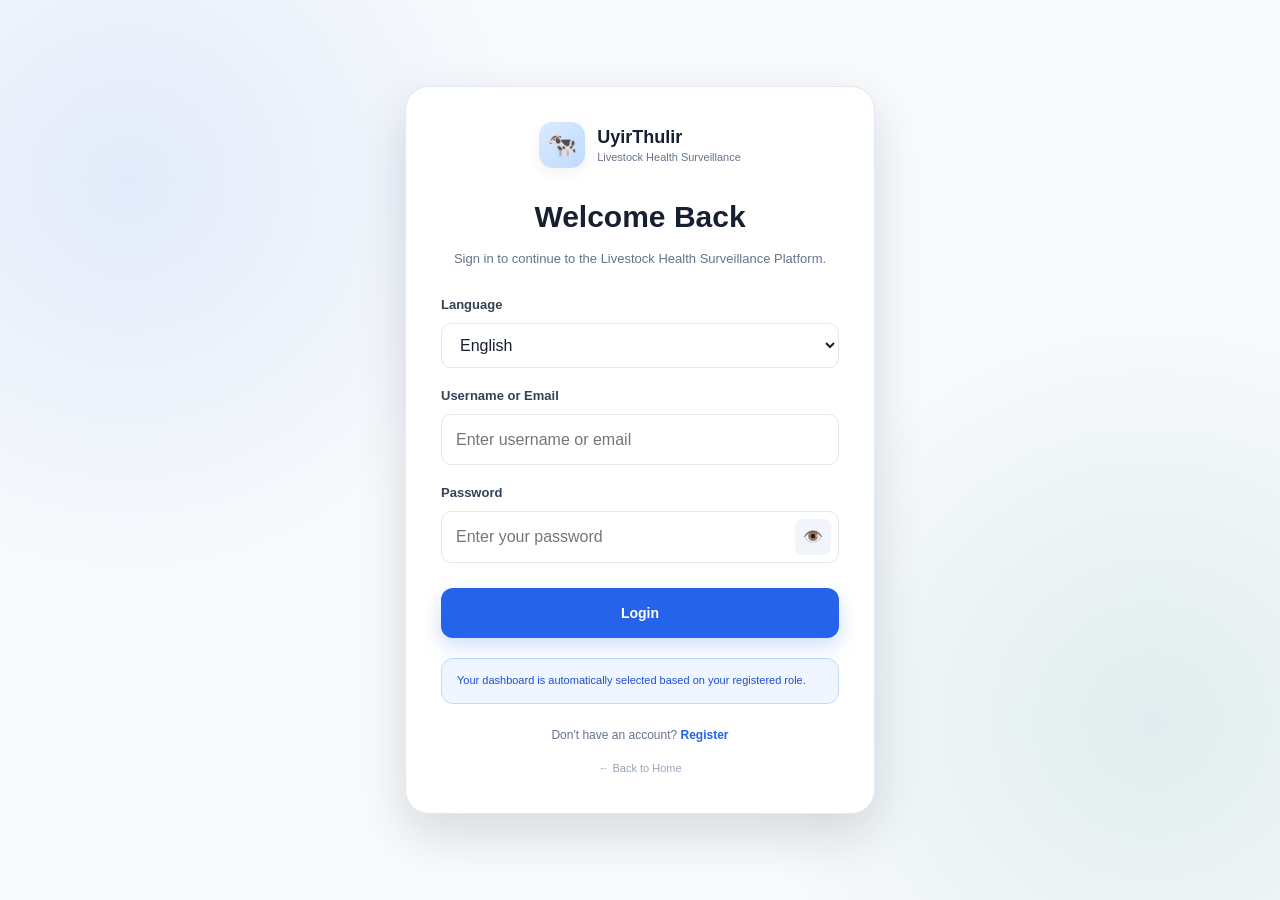
<file: frontend/pages/investigation.html>
<!DOCTYPE html>
<html lang="en">

<head>
    <meta charset="UTF-8">

    <meta
        name="viewport"
        content="width=device-width, initial-scale=1.0"
    >

    <title>Case Investigation | UyirThulir</title>

    <link
        rel="stylesheet"
        href="../css/style.css"
    >
</head>

<body class="dashboard-page">

    <!-- =====================================================
         HEADER
    ====================================================== -->

    <header class="dashboard-header">

        <a
            href="veterinary-dashboard.html"
            class="brand"
        >

            <div class="brand-icon">
                🩺
            </div>

            <div class="brand-text">

                <strong>
                    UyirThulir
                </strong>

                <span>
                    Veterinary Case Investigation
                </span>

            </div>

        </a>


        <div
            style="
                display:flex;
                align-items:center;
                gap:10px;
                flex-wrap:wrap;
            "
        >

            <span
                class="status-badge status-progress"
                style="padding:8px 11px;"
            >
                <span data-user-role>
                    VETERINARIAN
                </span>
            </span>


            <span
                data-user-name
                style="
                    color:#64748b;
                    font-size:12px;
                "
            >
                Veterinarian
            </span>


            <button
                type="button"
                class="btn btn-secondary"
                data-logout
                style="
                    padding:9px 13px;
                    font-size:12px;
                "
            >
                Logout
            </button>

        </div>

    </header>


    <!-- =====================================================
         MAIN
    ====================================================== -->

    <main class="dashboard-main">

        <!-- =================================================
             PAGE HEADER
        ================================================== -->

        <div
            style="
                display:flex;
                justify-content:space-between;
                align-items:flex-end;
                gap:20px;
                flex-wrap:wrap;
                margin-bottom:25px;
            "
        >

            <div>

                <div class="section-label">
                    VETERINARY INVESTIGATION
                </div>

                <h1 class="dashboard-title">
                    Case Investigation
                </h1>

                <p class="dashboard-subtitle">
                    Review the reported health signal, record
                    clinical observations, and decide whether
                    the case should move to laboratory validation.
                </p>

            </div>


            <a
                href="veterinary-dashboard.html"
                class="btn btn-secondary"
            >
                ← Back to Cases
            </a>

        </div>


        <!-- =================================================
             REPORT STATUS
        ================================================== -->

        <section
            class="dashboard-section"
            style="margin-bottom:25px;"
        >

            <div
                style="
                    display:flex;
                    justify-content:space-between;
                    align-items:center;
                    gap:15px;
                    flex-wrap:wrap;
                "
            >

                <div>

                    <div class="dashboard-label">
                        Report ID
                    </div>

                    <h2
                        id="reportIdDisplay"
                        style="
                            margin-top:3px;
                            font-size:23px;
                        "
                    >
                        Loading...
                    </h2>

                </div>


                <div
                    style="
                        display:flex;
                        gap:10px;
                        align-items:center;
                        flex-wrap:wrap;
                    "
                >

                    <span
                        id="reportRiskBadge"
                        class="
                            status-badge
                            status-low
                        "
                    >
                        LOW
                    </span>

                    <span
                        id="reportStatusBadge"
                        class="
                            status-badge
                            status-pending
                        "
                    >
                        PENDING
                    </span>

                </div>

            </div>

        </section>


        <!-- =================================================
             CASE INFORMATION
        ================================================== -->

        <section
            class="dashboard-section"
            style="margin-bottom:25px;"
        >

            <div
                style="
                    display:grid;
                    grid-template-columns:
                        minmax(0, 1fr)
                        minmax(0, 1fr);
                    gap:25px;
                "
            >

                <!-- LEFT -->

                <div>

                    <h2>
                        Reported Case
                    </h2>


                    <div
                        style="
                            display:grid;
                            grid-template-columns:
                                repeat(2, minmax(0, 1fr));
                            gap:15px;
                            margin-top:20px;
                        "
                    >

                        <div>

                            <div class="dashboard-label">
                                Animal Name
                            </div>

                            <strong
                                id="caseAnimalName"
                                style="
                                    display:block;
                                    margin-top:3px;
                                    font-size:15px;
                                "
                            >
                                -
                            </strong>

                        </div>


                        <div>

                            <div class="dashboard-label">
                                Species
                            </div>

                            <strong
                                id="caseSpecies"
                                style="
                                    display:block;
                                    margin-top:3px;
                                    font-size:15px;
                                "
                            >
                                -
                            </strong>

                        </div>


                        <div>

                            <div class="dashboard-label">
                                Severity
                            </div>

                            <strong
                                id="caseSeverity"
                                style="
                                    display:block;
                                    margin-top:3px;
                                    font-size:15px;
                                "
                            >
                                -
                            </strong>

                        </div>


                        <div>

                            <div class="dashboard-label">
                                Risk Score
                            </div>

                            <strong
                                id="caseRiskScore"
                                style="
                                    display:block;
                                    margin-top:3px;
                                    font-size:15px;
                                "
                            >
                                -
                            </strong>

                        </div>


                        <div
                            style="
                                grid-column:1 / -1;
                            "
                        >

                            <div class="dashboard-label">
                                Location
                            </div>

                            <strong
                                id="caseLocation"
                                style="
                                    display:block;
                                    margin-top:3px;
                                    font-size:15px;
                                "
                            >
                                -
                            </strong>

                        </div>

                    </div>

                </div>


                <!-- RIGHT -->

                <div>

                    <h2>
                        Reported Symptoms
                    </h2>

                    <div
                        id="caseSymptoms"
                        style="
                            margin-top:20px;
                            padding:17px;
                            min-height:110px;
                            border:1px solid #e2e8f0;
                            border-radius:14px;
                            background:#f8fafc;
                            color:#475569;
                            font-size:13px;
                            line-height:1.7;
                        "
                    >
                        No symptoms available.
                    </div>


                    <div
                        style="
                            margin-top:15px;
                        "
                    >

                        <div class="dashboard-label">
                            Description
                        </div>

                        <div
                            id="caseDescription"
                            style="
                                margin-top:5px;
                                color:#475569;
                                font-size:12px;
                                line-height:1.7;
                            "
                        >
                            No description available.
                        </div>

                    </div>

                </div>

            </div>

        </section>


        <!-- =================================================
             INVESTIGATION FORM
        ================================================== -->

        <form
            id="investigationForm"
        >

            <section
                class="dashboard-section"
                style="margin-bottom:25px;"
            >

                <h2>
                    Clinical Examination
                </h2>

                <p
                    style="
                        margin-top:4px;
                        color:#64748b;
                        font-size:12px;
                    "
                >
                    Record the observations made during
                    veterinary examination.
                </p>


                <div
                    style="
                        margin-top:20px;
                        display:grid;
                        grid-template-columns:
                            repeat(2, minmax(0, 1fr));
                        gap:17px;
                    "
                >

                    <div class="form-group">

                        <label for="temperature">
                            Temperature
                        </label>

                        <input
                            id="temperature"
                            name="temperature"
                            type="text"
                            class="form-control"
                            placeholder="Example: 39.5 °C"
                        >

                    </div>


                    <div class="form-group">

                        <label for="respiration">
                            Respiration
                        </label>

                        <input
                            id="respiration"
                            name="respiration"
                            type="text"
                            class="form-control"
                            placeholder="Example: Normal / Rapid"
                        >

                    </div>


                    <div class="form-group">

                        <label for="hydration">
                            Hydration
                        </label>

                        <select
                            id="hydration"
                            name="hydration"
                            class="form-select"
                        >

                            <option value="">
                                Select hydration status
                            </option>

                            <option value="Normal">
                                Normal
                            </option>

                            <option value="Mild Dehydration">
                                Mild Dehydration
                            </option>

                            <option value="Moderate Dehydration">
                                Moderate Dehydration
                            </option>

                            <option value="Severe Dehydration">
                                Severe Dehydration
                            </option>

                        </select>

                    </div>


                    <div class="form-group">

                        <label for="appetite">
                            Appetite
                        </label>

                        <select
                            id="appetite"
                            name="appetite"
                            class="form-select"
                        >

                            <option value="">
                                Select appetite
                            </option>

                            <option value="Normal">
                                Normal
                            </option>

                            <option value="Reduced">
                                Reduced
                            </option>

                            <option value="Poor">
                                Poor
                            </option>

                            <option value="Absent">
                                Absent
                            </option>

                        </select>

                    </div>


                    <div class="form-group">

                        <label for="behaviour">
                            Behaviour
                        </label>

                        <select
                            id="behaviour"
                            name="behaviour"
                            class="form-select"
                        >

                            <option value="">
                                Select behaviour
                            </option>

                            <option value="Normal">
                                Normal
                            </option>

                            <option value="Lethargic">
                                Lethargic
                            </option>

                            <option value="Restless">
                                Restless
                            </option>

                            <option value="Aggressive">
                                Aggressive
                            </option>

                            <option value="Depressed">
                                Depressed
                            </option>

                        </select>

                    </div>


                    <div class="form-group">

                        <label for="visibleSigns">
                            Visible Signs
                        </label>

                        <input
                            id="visibleSigns"
                            name="visibleSigns"
                            type="text"
                            class="form-control"
                            placeholder="Visible signs observed during examination"
                        >

                    </div>


                    <div
                        class="form-group"
                        style="
                            grid-column:1 / -1;
                        "
                    >

                        <label for="preliminaryAssessment">
                            Preliminary Assessment
                        </label>

                        <textarea
                            id="preliminaryAssessment"
                            name="preliminaryAssessment"
                            class="form-textarea"
                            placeholder="Record your professional preliminary assessment."
                        ></textarea>

                    </div>

                </div>

            </section>


            <!-- =================================================
                 SAMPLE COLLECTION
            ================================================== -->

            <section
                class="dashboard-section"
                style="margin-bottom:25px;"
            >

                <h2>
                    Sample Collection
                </h2>

                <p
                    style="
                        margin-top:4px;
                        color:#64748b;
                        font-size:12px;
                    "
                >
                    Record sample details when laboratory
                    validation is required.
                </p>


                <div
                    style="
                        margin-top:20px;
                        display:grid;
                        grid-template-columns:
                            repeat(2, minmax(0, 1fr));
                        gap:17px;
                    "
                >

                    <div class="form-group">

                        <label for="sampleType">
                            Sample Type
                        </label>

                        <select
                            id="sampleType"
                            name="sampleType"
                            class="form-select"
                        >

                            <option value="">
                                Select sample type
                            </option>

                            <option value="Milk">
                                Milk
                            </option>

                            <option value="Blood">
                                Blood
                            </option>

                            <option value="Serum">
                                Serum
                            </option>

                            <option value="Swab">
                                Swab
                            </option>

                            <option value="Stool">
                                Stool
                            </option>

                            <option value="Urine">
                                Urine
                            </option>

                            <option value="Tissue">
                                Tissue
                            </option>

                        </select>

                    </div>


                    <div class="form-group">

                        <label for="collectionDate">
                            Collection Date
                        </label>

                        <input
                            id="collectionDate"
                            name="collectionDate"
                            type="date"
                            class="form-control"
                        >

                    </div>


                    <div
                        class="form-group"
                        style="
                            grid-column:1 / -1;
                        "
                    >

                        <label for="collectionNotes">
                            Collection Notes
                        </label>

                        <textarea
                            id="collectionNotes"
                            name="collectionNotes"
                            class="form-textarea"
                            placeholder="Record sample collection details."
                        ></textarea>

                    </div>

                </div>

            </section>


            <!-- =================================================
                 INVESTIGATION STATUS
            ================================================== -->

            <section
                class="dashboard-section"
                style="margin-bottom:25px;"
            >

                <h2>
                    Investigation Status
                </h2>


                <div
                    style="
                        margin-top:20px;
                        display:grid;
                        grid-template-columns:
                            minmax(0, 1fr)
                            minmax(260px, 0.55fr);
                        gap:20px;
                        align-items:start;
                    "
                >

                    <div class="form-group">

                        <label for="investigationStatus">
                            Case Status
                        </label>

                        <select
                            id="investigationStatus"
                            name="status"
                            class="form-select"
                            required
                        >

                            <option value="NEW">
                                New
                            </option>

                            <option value="UNDER INVESTIGATION">
                                Under Investigation
                            </option>

                            <option value="SENT TO LAB">
                                Sent to Laboratory
                            </option>

                            <option value="VALIDATED">
                                Validated
                            </option>

                            <option value="REJECTED">
                                Rejected
                            </option>

                        </select>

                    </div>


                    <div
                        style="
                            padding:16px;
                            border-radius:14px;
                            background:#eff6ff;
                            border:1px solid #bfdbfe;
                            color:#475569;
                            font-size:11px;
                            line-height:1.7;
                        "
                    >

                        <strong>
                            Workflow guidance
                        </strong>

                        <br>

                        Use <b>Under Investigation</b> while
                        reviewing the case. Select
                        <b>Sent to Laboratory</b> when a sample
                        needs diagnostic validation.

                    </div>

                </div>

            </section>


            <!-- =================================================
                 ACTIONS
            ================================================== -->

            <section
                class="dashboard-section"
            >

                <div
                    style="
                        display:flex;
                        justify-content:flex-end;
                        gap:10px;
                        flex-wrap:wrap;
                    "
                >

                    <a
                        href="veterinary-dashboard.html"
                        class="btn btn-secondary"
                    >
                        Cancel
                    </a>


                    <button
                        type="submit"
                        id="saveInvestigation"
                        class="btn btn-primary"
                    >
                        Save Investigation
                    </button>

                </div>

            </section>

        </form>


        <!-- =================================================
             STATUS MESSAGE
        ================================================== -->

        <div
            id="investigationMessage"
            style="
                margin-top:20px;
            "
        ></div>


        <!-- =================================================
             RESPONSIBLE AI NOTICE
        ================================================== -->

        <section
            class="dashboard-section"
            style="
                margin-top:25px;
                background:#f8fafc;
            "
        >

            <div
                style="
                    display:flex;
                    align-items:flex-start;
                    gap:14px;
                "
            >

                <div
                    style="
                        width:42px;
                        height:42px;
                        flex:0 0 42px;
                        display:grid;
                        place-items:center;
                        border-radius:12px;
                        background:#eff6ff;
                        font-size:20px;
                    "
                >
                    ℹ️
                </div>


                <div>

                    <h3
                        style="
                            font-size:15px;
                        "
                    >
                        Investigation Note
                    </h3>

                    <p
                        style="
                            margin-top:5px;
                            color:#64748b;
                            font-size:12px;
                            line-height:1.7;
                        "
                    >
                        The AI risk score is an early-warning
                        prioritisation signal. The veterinary
                        investigation and laboratory process
                        provide the professional validation
                        pathway for the reported case.
                    </p>

                </div>

            </div>

        </section>

    </main>


    <!-- =====================================================
         JAVASCRIPT
    ====================================================== -->

    <script src="../js/translations.js"></script>
    <script src="../js/app.js"></script>
    <script src="../js/notifications.js"></script>


    <script>
        document.addEventListener(
            "DOMContentLoaded",
            async function () {

                let currentReport = null;
                let currentInvestigation = null;


                /* ==========================================
                   QUERY PARAMETER
                =========================================== */

                const params =
                    new URLSearchParams(
                        window.location.search
                    );


                const reportId =
                    params.get("report_id") ||
                    params.get("reportId") ||
                    params.get("id");


                const reportIdDisplay =
                    document.getElementById(
                        "reportIdDisplay"
                    );


                if (
                    !reportId
                ) {

                    if (reportIdDisplay) {
                        reportIdDisplay.textContent =
                            "No report selected";
                    }


                    showMessage(
                        "No report ID was provided. Please select a case from the veterinary dashboard.",
                        "error"
                    );


                    return;
                }


                /* ==========================================
                   LOAD REPORT
                =========================================== */

                async function loadReport() {

                    try {

                        const response =
                            await apiRequest(
                                "/health-reports/" +
                                encodeURIComponent(
                                    reportId
                                ),
                                {
                                    method: "GET"
                                }
                            );


                        currentReport =
                            response.report ||
                            response.data ||
                            response;


                        renderReport(
                            currentReport
                        );


                    } catch (error) {

                        console.error(
                            "Unable to load report:",
                            error
                        );


                        showMessage(
                            error.message ||
                            "Unable to load the selected report.",
                            "error"
                        );

                    }

                }


                /* ==========================================
                   LOAD INVESTIGATION
                =========================================== */

                async function loadInvestigation() {

                    try {

                        const response =
                            await apiRequest(
                                "/investigations/" +
                                encodeURIComponent(
                                    reportId
                                ),
                                {
                                    method: "GET"
                                }
                            );


                        currentInvestigation =
                            response.investigation ||
                            response.data ||
                            null;


                        if (
                            currentInvestigation
                        ) {
                            populateInvestigationForm(
                                currentInvestigation
                            );
                        }


                    } catch (error) {

                        if (
                            error.status !== 404
                        ) {

                            console.error(
                                "Unable to load investigation:",
                                error
                            );

                        }

                    }

                }


                /* ==========================================
                   RENDER REPORT
                =========================================== */

                function renderReport(
                    report
                ) {

                    if (!report) {
                        return;
                    }


                    setText(
                        "reportIdDisplay",
                        report.reportId ||
                        report.report_id ||
                        report.id ||
                        reportId
                    );


                    setText(
                        "caseAnimalName",
                        report.animalName ||
                        report.animal_name ||
                        "-"
                    );


                    setText(
                        "caseSpecies",
                        report.species ||
                        "-"
                    );


                    setText(
                        "caseSeverity",
                        report.severity ||
                        "-"
                    );


                    setText(
                        "caseRiskScore",
                        report.riskScore ??
                        report.risk_score ??
                        "-"
                    );


                    setText(
                        "caseLocation",
                        report.location ||
                        "-"
                    );


                    setText(
                        "caseDescription",
                        report.description ||
                        "No description available."
                    );


                    renderRiskBadge(
                        report.riskLevel ||
                        report.risk_level ||
                        report.severity ||
                        "LOW"
                    );


                    renderStatusBadge(
                        report.status ||
                        "PENDING"
                    );


                    renderSymptoms(
                        report.symptoms
                    );

                }


                /* ==========================================
                   SYMPTOMS
                =========================================== */

                function renderSymptoms(
                    value
                ) {

                    const container =
                        document.getElementById(
                            "caseSymptoms"
                        );


                    if (!container) {
                        return;
                    }


                    const symptoms =
                        parseSymptoms(
                            value
                        );


                    if (
                        !symptoms.length
                    ) {

                        container.textContent =
                            "No symptoms available.";

                        return;
                    }


                    container.innerHTML =
                        symptoms
                            .map(
                                function (symptom) {
                                    return (
                                        `<span
                                            class="status-badge status-pending"
                                            style="
                                                margin:0 6px 6px 0;
                                            "
                                        >
                                            ${escapeHtml(
                                                symptom
                                            )}
                                        </span>`
                                    );
                                }
                            )
                            .join("");

                }


                /* ==========================================
                   POPULATE INVESTIGATION FORM
                =========================================== */

                function populateInvestigationForm(
                    investigation
                ) {

                    setInputValue(
                        "temperature",
                        investigation.temperature
                    );


                    setInputValue(
                        "respiration",
                        investigation.respiration
                    );


                    setInputValue(
                        "hydration",
                        investigation.hydration
                    );


                    setInputValue(
                        "appetite",
                        investigation.appetite
                    );


                    setInputValue(
                        "behaviour",
                        investigation.behaviour
                    );


                    setInputValue(
                        "visibleSigns",
                        investigation.visibleSigns
                    );


                    setInputValue(
                        "sampleType",
                        investigation.sampleType
                    );


                    setInputValue(
                        "collectionDate",
                        formatDateForInput(
                            investigation.collectionDate
                        )
                    );


                    setInputValue(
                        "collectionNotes",
                        investigation.collectionNotes
                    );


                    setInputValue(
                        "preliminaryAssessment",
                        investigation.preliminaryAssessment
                    );


                    setInputValue(
                        "investigationStatus",
                        investigation.status ||
                        "NEW"
                    );

                }


                /* ==========================================
                   SAVE INVESTIGATION
                =========================================== */

                const form =
                    document.getElementById(
                        "investigationForm"
                    );


                if (form) {

                    form.addEventListener(
                        "submit",
                        async function (
                            event
                        ) {

                            event.preventDefault();


                            const button =
                                document.getElementById(
                                    "saveInvestigation"
                                );


                            const originalText =
                                button
                                    ? button.textContent
                                    : "";


                            if (button) {

                                button.disabled =
                                    true;

                                button.textContent =
                                    "Saving...";

                            }


                            const payload = {
                                status:
                                    getInputValue(
                                        "investigationStatus"
                                    ),

                                temperature:
                                    getInputValue(
                                        "temperature"
                                    ),

                                respiration:
                                    getInputValue(
                                        "respiration"
                                    ),

                                hydration:
                                    getInputValue(
                                        "hydration"
                                    ),

                                appetite:
                                    getInputValue(
                                        "appetite"
                                    ),

                                behaviour:
                                    getInputValue(
                                        "behaviour"
                                    ),

                                visible_signs:
                                    getInputValue(
                                        "visibleSigns"
                                    ),

                                sample_type:
                                    getInputValue(
                                        "sampleType"
                                    ),

                                collection_date:
                                    getInputValue(
                                        "collectionDate"
                                    ),

                                collection_notes:
                                    getInputValue(
                                        "collectionNotes"
                                    ),

                                preliminary_assessment:
                                    getInputValue(
                                        "preliminaryAssessment"
                                    ),

                                surveillance_flag:
                                    document.getElementById(
                                        "surveillanceFlag"
                                    )
                                        ? document.getElementById(
                                            "surveillanceFlag"
                                        ).value
                                        : ""
                            };


                            const camelPayload = {
                                status:
                                    payload.status,

                                temperature:
                                    payload.temperature,

                                respiration:
                                    payload.respiration,

                                hydration:
                                    payload.hydration,

                                appetite:
                                    payload.appetite,

                                behaviour:
                                    payload.behaviour,

                                visibleSigns:
                                    payload.visible_signs,

                                sampleType:
                                    payload.sample_type,

                                collectionDate:
                                    payload.collection_date,

                                collectionNotes:
                                    payload.collection_notes,

                                preliminaryAssessment:
                                    payload.preliminary_assessment,

                                surveillanceFlag:
                                    payload.surveillance_flag
                            };


                            try {

                                const response =
                                    await apiRequest(
                                        "/investigations/" +
                                        encodeURIComponent(
                                            reportId
                                        ),
                                        {
                                            method: "POST",
                                            body:
                                                JSON.stringify(
                                                    camelPayload
                                                )
                                        }
                                    );


                                currentInvestigation =
                                    response.investigation ||
                                    response.data ||
                                    response;


                                showMessage(
                                    response.message ||
                                    "Investigation details saved successfully.",
                                    "success"
                                );


                                renderStatusBadge(
                                    camelPayload.status
                                );


                                if (
                                    camelPayload.status ===
                                    "SENT TO LAB"
                                ) {

                                    showMessage(
                                        "Investigation saved and the case has been marked for laboratory validation.",
                                        "success"
                                    );

                                }


                            } catch (error) {

                                console.error(
                                    "Investigation save error:",
                                    error
                                );


                                showMessage(
                                    error.message ||
                                    "Unable to save investigation.",
                                    "error"
                                );

                            } finally {

                                if (button) {

                                    button.disabled =
                                        false;

                                    button.textContent =
                                        originalText ||
                                        "Save Investigation";

                                }

                            }

                        }
                    );

                }


                /* ==========================================
                   RISK BADGE
                =========================================== */

                function renderRiskBadge(
                    risk
                ) {

                    const element =
                        document.getElementById(
                            "reportRiskBadge"
                        );


                    if (!element) {
                        return;
                    }


                    const normalized =
                        String(
                            risk || "LOW"
                        ).toUpperCase();


                    element.textContent =
                        normalized;


                    element.classList.remove(
                        "status-high",
                        "status-medium",
                        "status-low"
                    );


                    if (
                        normalized ===
                        "HIGH"
                    ) {

                        element.classList.add(
                            "status-high"
                        );

                    } else if (
                        normalized ===
                        "MEDIUM"
                    ) {

                        element.classList.add(
                            "status-medium"
                        );

                    } else {

                        element.classList.add(
                            "status-low"
                        );

                    }

                }


                /* ==========================================
                   STATUS BADGE
                =========================================== */

                function renderStatusBadge(
                    status
                ) {

                    const element =
                        document.getElementById(
                            "reportStatusBadge"
                        );


                    if (!element) {
                        return;
                    }


                    const normalized =
                        String(
                            status || "PENDING"
                        ).toUpperCase();


                    element.textContent =
                        normalized;


                    element.classList.remove(
                        "status-high",
                        "status-medium",
                        "status-low",
                        "status-pending",
                        "status-progress",
                        "status-validated"
                    );


                    if (
                        normalized ===
                        "VALIDATED"
                    ) {

                        element.classList.add(
                            "status-validated"
                        );

                    } else if (
                        normalized ===
                        "UNDER INVESTIGATION" ||
                        normalized ===
                        "SENT TO LAB"
                    ) {

                        element.classList.add(
                            "status-progress"
                        );

                    } else if (
                        normalized ===
                        "REJECTED"
                    ) {

                        element.classList.add(
                            "status-high"
                        );

                    } else {

                        element.classList.add(
                            "status-pending"
                        );

                    }

                }


                /* ==========================================
                   HELPERS
                =========================================== */

                function getInputValue(
                    id
                ) {

                    const element =
                        document.getElementById(
                            id
                        );


                    if (!element) {
                        return "";
                    }


                    return element.value.trim();

                }


                function setInputValue(
                    id,
                    value
                ) {

                    const element =
                        document.getElementById(
                            id
                        );


                    if (!element) {
                        return;
                    }


                    element.value =
                        value === null ||
                        value === undefined
                            ? ""
                            : value;

                }


                function setText(
                    id,
                    value
                ) {

                    const element =
                        document.getElementById(
                            id
                        );


                    if (element) {

                        element.textContent =
                            value === null ||
                            value === undefined
                                ? ""
                                : String(value);

                    }

                }


                function parseSymptoms(
                    value
                ) {

                    if (
                        Array.isArray(value)
                    ) {
                        return value
                            .filter(Boolean);
                    }


                    if (!value) {
                        return [];
                    }


                    const text =
                        String(
                            value
                        ).trim();


                    if (!text) {
                        return [];
                    }


                    try {

                        const parsed =
                            JSON.parse(
                                text
                            );


                        if (
                            Array.isArray(
                                parsed
                            )
                        ) {
                            return parsed
                                .filter(Boolean);
                        }

                    } catch (error) {
                        // Treat it as plain text below.
                    }


                    return text
                        .split(
                            /[,;\n]+/
                        )
                        .map(
                            function (
                                item
                            ) {
                                return item.trim();
                            }
                        )
                        .filter(Boolean);

                }


                function formatDateForInput(
                    value
                ) {

                    if (!value) {
                        return "";
                    }


                    const text =
                        String(
                            value
                        );


                    if (
                        /^\d{4}-\d{2}-\d{2}$/
                            .test(text)
                    ) {
                        return text;
                    }


                    const date =
                        new Date(
                            value
                        );


                    if (
                        Number.isNaN(
                            date.getTime()
                        )
                    ) {
                        return "";
                    }


                    return (
                        date.getFullYear() +
                        "-" +
                        String(
                            date.getMonth() + 1
                        ).padStart(
                            2,
                            "0"
                        ) +
                        "-" +
                        String(
                            date.getDate()
                        ).padStart(
                            2,
                            "0"
                        )
                    );

                }


                function escapeHtml(
                    value
                ) {

                    return String(
                        value === null ||
                        value === undefined
                            ? ""
                            : value
                    )
                        .replaceAll(
                            "&",
                            "&amp;"
                        )
                        .replaceAll(
                            "<",
                            "&lt;"
                        )
                        .replaceAll(
                            ">",
                            "&gt;"
                        )
                        .replaceAll(
                            '"',
                            "&quot;"
                        )
                        .replaceAll(
                            "'",
                            "&#039;"
                        );

                }


                function showMessage(
                    message,
                    type
                ) {

                    const container =
                        document.getElementById(
                            "investigationMessage"
                        );


                    if (!container) {

                        if (
                            typeof showToast ===
                            "function"
                        ) {
                            showToast(
                                message,
                                type
                            );
                        }

                        return;
                    }


                    container.innerHTML =
                        `
                        <div
                            class="
                                alert
                                ${
                                    type ===
                                    "success"
                                        ? "alert-success"
                                        : type ===
                                          "warning"
                                            ? "alert-warning"
                                            : "alert-error"
                                }
                        >
                            ${escapeHtml(
                                message
                            )}
                        </div>
                        `;


                    container.scrollIntoView({
                        behavior: "smooth",
                        block: "center"
                    });

                }


                /* ==========================================
                   LOAD DATA
                =========================================== */

                await loadReport();

                await loadInvestigation();

            }
        );
    </script>

</body>
</html>
</file>
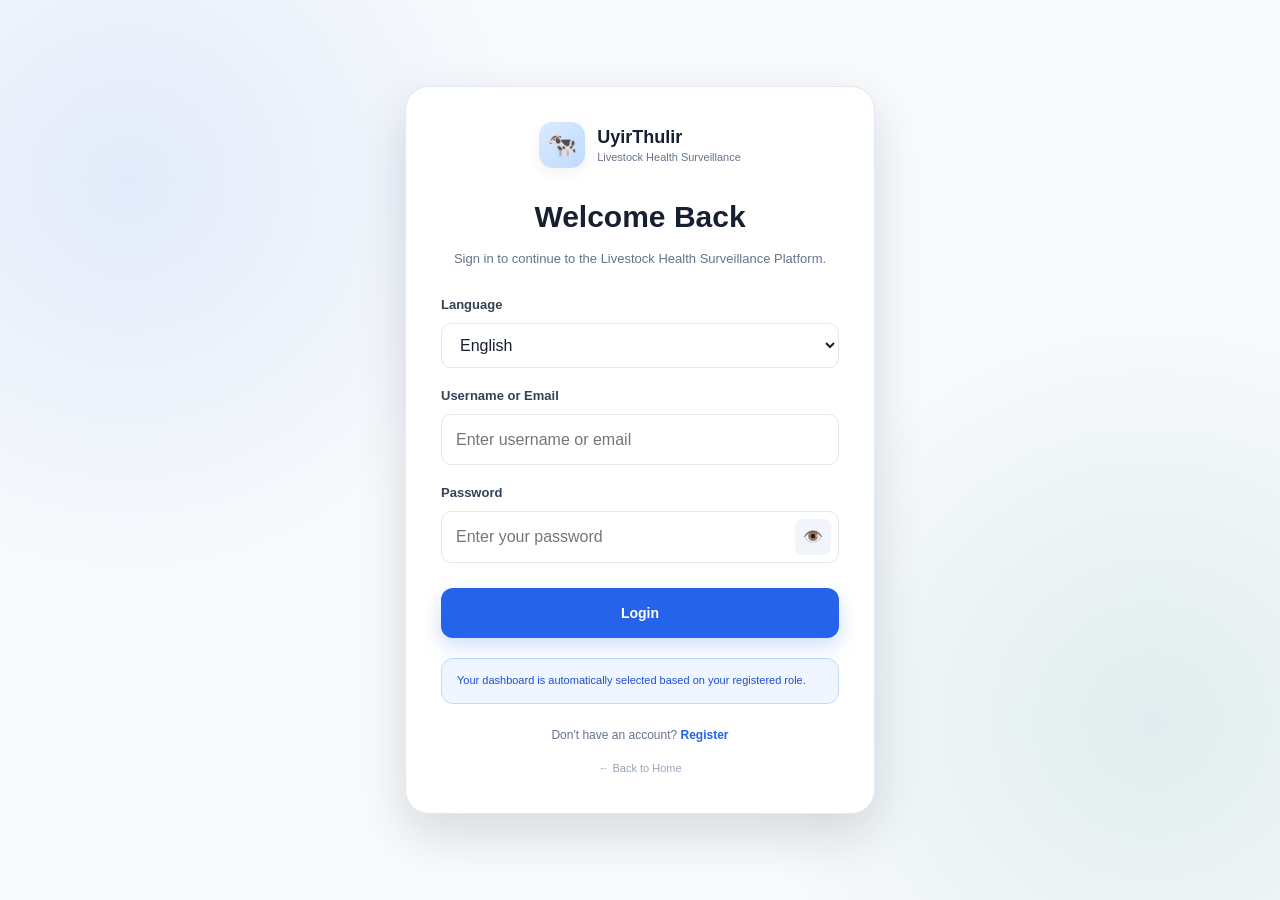
<file: frontend/pages/laboratory.html>
<!DOCTYPE html>
<html lang="en">

<head>
    <meta charset="UTF-8">

    <meta
        name="viewport"
        content="width=device-width, initial-scale=1.0"
    >

    <title>Laboratory | UyirThulir</title>

    <link
        rel="stylesheet"
        href="../css/style.css"
    >
</head>

<body class="dashboard-page">

    <!-- =====================================================
         HEADER
    ====================================================== -->

    <header class="dashboard-header">

        <a
            href="laboratory.html"
            class="brand"
        >

            <div class="brand-icon">
                🧪
            </div>

            <div class="brand-text">

                <strong>
                    UyirThulir
                </strong>

                <span>
                    Laboratory Validation
                </span>

            </div>

        </a>


        <div
            style="
                display:flex;
                align-items:center;
                gap:10px;
                flex-wrap:wrap;
            "
        >

            <span
                class="status-badge status-progress"
                style="padding:8px 11px;"
            >
                <span data-user-role>
                    LAB_STAFF
                </span>
            </span>


            <span
                data-user-name
                style="
                    color:#64748b;
                    font-size:12px;
                "
            >
                Laboratory Staff
            </span>


            <button
                type="button"
                class="btn btn-secondary"
                data-logout
                style="
                    padding:9px 13px;
                    font-size:12px;
                "
            >
                Logout
            </button>

        </div>

    </header>


    <!-- =====================================================
         MAIN
    ====================================================== -->

    <main class="dashboard-main">

        <div
            style="
                display:flex;
                justify-content:space-between;
                align-items:flex-end;
                gap:20px;
                flex-wrap:wrap;
                margin-bottom:25px;
            "
        >

            <div>

                <div class="section-label">
                    LABORATORY OPERATIONS
                </div>

                <h1 class="dashboard-title">
                    Laboratory Validation
                </h1>

                <p class="dashboard-subtitle">
                    Review submitted cases, record laboratory
                    tests and results, and forward validated
                    information to livestock health surveillance.
                </p>

            </div>


            <button
                type="button"
                id="refreshCases"
                class="btn btn-secondary"
            >
                🔄 Refresh
            </button>

        </div>


        <!-- =================================================
             SUMMARY
        ================================================== -->

        <section
            class="dashboard-grid"
            style="margin-bottom:25px;"
        >

            <div class="dashboard-card">

                <div
                    style="
                        font-size:26px;
                        margin-bottom:8px;
                    "
                >
                    🧪
                </div>

                <div class="dashboard-label">
                    Laboratory Cases
                </div>

                <div
                    id="totalLabCases"
                    class="dashboard-value"
                >
                    0
                </div>

            </div>


            <div class="dashboard-card">

                <div
                    style="
                        font-size:26px;
                        margin-bottom:8px;
                    "
                >
                    🟢
                </div>

                <div class="dashboard-label">
                    Positive Results
                </div>

                <div
                    id="positiveCases"
                    class="dashboard-value"
                    style="color:#16a34a;"
                >
                    0
                </div>

            </div>


            <div class="dashboard-card">

                <div
                    style="
                        font-size:26px;
                        margin-bottom:8px;
                    "
                >
                    🔴
                </div>

                <div class="dashboard-label">
                    Negative Results
                </div>

                <div
                    id="negativeCases"
                    class="dashboard-value"
                >
                    0
                </div>

            </div>


            <div class="dashboard-card">

                <div
                    style="
                        font-size:26px;
                        margin-bottom:8px;
                    "
                >
                    🟠
                </div>

                <div class="dashboard-label">
                    Inconclusive
                </div>

                <div
                    id="inconclusiveCases"
                    class="dashboard-value"
                    style="color:#d97706;"
                >
                    0
                </div>

            </div>

        </section>


        <!-- =================================================
             CASE SELECTION
        ================================================== -->

        <section
            class="dashboard-section"
            style="margin-bottom:25px;"
        >

            <div
                style="
                    display:flex;
                    justify-content:space-between;
                    align-items:center;
                    gap:15px;
                    flex-wrap:wrap;
                "
            >

                <div>

                    <h2>
                        Laboratory Case Queue
                    </h2>

                    <p
                        style="
                            color:#64748b;
                            font-size:12px;
                        "
                    >
                        Cases forwarded for laboratory validation.
                    </p>

                </div>


                <div
                    style="
                        display:flex;
                        gap:8px;
                        flex-wrap:wrap;
                    "
                >

                    <input
                        id="caseSearch"
                        type="text"
                        class="form-control"
                        placeholder="Search report ID, animal or location"
                        style="width:260px;"
                    >


                    <select
                        id="caseFilter"
                        class="form-select"
                        style="width:170px;"
                    >

                        <option value="ALL">
                            All Cases
                        </option>

                        <option value="SENT TO LAB">
                            Sent to Lab
                        </option>

                        <option value="VALIDATED">
                            Validated
                        </option>

                        <option value="UNDER INVESTIGATION">
                            Under Investigation
                        </option>

                    </select>

                </div>

            </div>


            <div
                id="caseList"
                style="margin-top:20px;"
            >

                <div class="loading">

                    <span class="spinner"></span>

                    Loading laboratory cases...

                </div>

            </div>

        </section>


        <!-- =================================================
             SELECTED CASE
        ================================================== -->

        <section
            id="selectedCaseSection"
            class="dashboard-section"
            style="display:none; margin-bottom:25px;"
        >

            <div
                style="
                    display:flex;
                    justify-content:space-between;
                    align-items:flex-start;
                    gap:20px;
                    flex-wrap:wrap;
                "
            >

                <div>

                    <div class="section-label">
                        SELECTED CASE
                    </div>

                    <h2
                        id="selectedReportId"
                        style="
                            margin-top:3px;
                            font-size:24px;
                        "
                    >
                        -
                    </h2>

                </div>


                <div
                    style="
                        display:flex;
                        gap:8px;
                        flex-wrap:wrap;
                    "
                >

                    <span
                        id="selectedRiskBadge"
                        class="
                            status-badge
                            status-low
                        "
                    >
                        LOW
                    </span>

                    <span
                        id="selectedStatusBadge"
                        class="
                            status-badge
                            status-pending
                        "
                    >
                        PENDING
                    </span>

                </div>

            </div>


            <!-- CASE DETAILS -->

            <div
                style="
                    display:grid;
                    grid-template-columns:
                        repeat(
                            4,
                            minmax(0, 1fr)
                        );
                    gap:15px;
                    margin-top:20px;
                "
            >

                <div>

                    <div class="dashboard-label">
                        Animal
                    </div>

                    <strong
                        id="selectedAnimal"
                    >
                        -
                    </strong>

                </div>


                <div>

                    <div class="dashboard-label">
                        Species
                    </div>

                    <strong
                        id="selectedSpecies"
                    >
                        -
                    </strong>

                </div>


                <div>

                    <div class="dashboard-label">
                        Location
                    </div>

                    <strong
                        id="selectedLocation"
                    >
                        -
                    </strong>

                </div>


                <div>

                    <div class="dashboard-label">
                        Risk Score
                    </div>

                    <strong
                        id="selectedRiskScore"
                    >
                        -
                    </strong>

                </div>

            </div>


            <div
                style="
                    margin-top:20px;
                    padding-top:15px;
                    border-top:1px solid #e2e8f0;
                "
            >

                <div class="dashboard-label">
                    Symptoms
                </div>

                <div
                    id="selectedSymptoms"
                    style="
                        margin-top:5px;
                        color:#475569;
                        font-size:12px;
                        line-height:1.7;
                    "
                >
                    -
                </div>

            </div>

        </section>


        <!-- =================================================
             LAB FORM
        ================================================== -->

        <section
            id="laboratoryFormSection"
            class="dashboard-section"
            style="display:none;"
        >

            <div>

                <h2>
                    Laboratory Test Details
                </h2>

                <p
                    style="
                        margin-top:4px;
                        color:#64748b;
                        font-size:12px;
                    "
                >
                    Record the test performed and the laboratory
                    findings for the selected case.
                </p>

            </div>


            <form
                id="laboratoryForm"
                style="margin-top:20px;"
            >

                <div
                    style="
                        display:grid;
                        grid-template-columns:
                            repeat(
                                2,
                                minmax(0, 1fr)
                            );
                        gap:17px;
                    "
                >

                    <!-- SAMPLE ID -->

                    <div class="form-group">

                        <label for="sampleId">
                            Sample ID
                        </label>

                        <input
                            id="sampleId"
                            name="sampleId"
                            type="text"
                            class="form-control"
                            placeholder="Example: LAB-2026-001"
                        >

                    </div>


                    <!-- SAMPLE TYPE -->

                    <div class="form-group">

                        <label for="sampleType">
                            Sample Type
                        </label>

                        <select
                            id="sampleType"
                            name="sampleType"
                            class="form-select"
                        >

                            <option value="">
                                Select sample type
                            </option>

                            <option value="Milk">
                                Milk
                            </option>

                            <option value="Blood">
                                Blood
                            </option>

                            <option value="Serum">
                                Serum
                            </option>

                            <option value="Swab">
                                Swab
                            </option>

                            <option value="Stool">
                                Stool
                            </option>

                            <option value="Urine">
                                Urine
                            </option>

                            <option value="Tissue">
                                Tissue
                            </option>

                        </select>

                    </div>


                    <!-- TEST TYPE -->

                    <div class="form-group">

                        <label for="testType">
                            Test Type
                        </label>

                        <select
                            id="testType"
                            name="testType"
                            class="form-select"
                            required
                        >

                            <option value="">
                                Select test type
                            </option>

                            <option value="Microscopic Examination">
                                Microscopic Examination
                            </option>

                            <option value="Culture/Isolation">
                                Culture / Isolation
                            </option>

                            <option value="PCR/Molecular Test">
                                PCR / Molecular Test
                            </option>

                            <option value="Serological Test">
                                Serological Test
                            </option>

                            <option value="Rapid Diagnostic Test">
                                Rapid Diagnostic Test
                            </option>

                            <option value="Milk Quality Analysis">
                                Milk Quality Analysis
                            </option>

                        </select>

                    </div>


                    <!-- RESULT -->

                    <div class="form-group">

                        <label for="result">
                            Result
                        </label>

                        <select
                            id="result"
                            name="result"
                            class="form-select"
                            required
                        >

                            <option value="">
                                Select result
                            </option>

                            <option value="NEGATIVE">
                                Negative
                            </option>

                            <option value="POSITIVE">
                                Positive
                            </option>

                            <option value="INCONCLUSIVE">
                                Inconclusive
                            </option>

                        </select>

                    </div>


                    <!-- ASSAY REFERENCE -->

                    <div class="form-group">

                        <label for="assayReference">
                            Assay Reference
                        </label>

                        <input
                            id="assayReference"
                            name="assayReference"
                            type="text"
                            class="form-control"
                            placeholder="Optional laboratory reference"
                        >

                    </div>


                    <!-- VALIDATION DATE -->

                    <div class="form-group">

                        <label for="validationDate">
                            Validation Date
                        </label>

                        <input
                            id="validationDate"
                            name="validationDate"
                            type="date"
                            class="form-control"
                        >

                    </div>


                    <!-- FINDINGS -->

                    <div
                        class="form-group"
                        style="
                            grid-column:1 / -1;
                        "
                    >

                        <label for="findings">
                            Findings
                        </label>

                        <textarea
                            id="findings"
                            name="findings"
                            class="form-textarea"
                            placeholder="Record laboratory observations and findings."
                        ></textarea>

                    </div>


                    <!-- SURVEILLANCE CLASSIFICATION -->

                    <div
                        class="form-group"
                        style="
                            grid-column:1 / -1;
                        "
                    >

                        <label for="surveillanceClassification">
                            Surveillance Classification
                        </label>

                        <select
                            id="surveillanceClassification"
                            name="surveillanceClassification"
                            class="form-select"
                        >

                            <option value="">
                                Select classification
                            </option>

                            <option value="NOT CLASSIFIED">
                                Not Classified
                            </option>

                            <option value="VALIDATED CASE">
                                Validated Case
                            </option>

                            <option value="NEGATIVE SURVEILLANCE">
                                Negative Surveillance
                            </option>

                            <option value="REQUIRES FURTHER INVESTIGATION">
                                Requires Further Investigation
                            </option>

                        </select>

                    </div>

                </div>


                <!-- ACTIONS -->

                <div
                    style="
                        display:flex;
                        justify-content:flex-end;
                        gap:10px;
                        flex-wrap:wrap;
                        margin-top:10px;
                    "
                >

                    <button
                        type="button"
                        id="clearLaboratoryForm"
                        class="btn btn-secondary"
                    >
                        Clear
                    </button>


                    <button
                        type="submit"
                        id="saveLabResult"
                        class="btn btn-primary"
                    >
                        Save Validation
                    </button>


                    <button
                        type="button"
                        id="sendSurveillance"
                        class="btn btn-primary"
                        style="
                            background:#0f766e;
                        "
                    >
                        Send to Surveillance
                    </button>

                </div>

            </form>


            <div
                id="laboratoryMessage"
                style="margin-top:18px;"
            ></div>

        </section>


        <!-- =================================================
             RESPONSIBLE VALIDATION NOTICE
        ================================================== -->

        <section
            class="dashboard-section"
            style="
                margin-top:25px;
                background:#eff6ff;
                border-color:#bfdbfe;
            "
        >

            <div
                style="
                    display:flex;
                    align-items:flex-start;
                    gap:14px;
                "
            >

                <div
                    style="
                        width:42px;
                        height:42px;
                        flex:0 0 42px;
                        display:grid;
                        place-items:center;
                        border-radius:12px;
                        background:white;
                        font-size:20px;
                    "
                >
                    🧪
                </div>


                <div>

                    <h3
                        style="
                            font-size:15px;
                        "
                    >
                        Laboratory Validation
                    </h3>

                    <p
                        style="
                            margin-top:6px;
                            color:#475569;
                            font-size:12px;
                            line-height:1.7;
                        "
                    >
                        Laboratory results provide an important
                        validation step in the surveillance workflow.
                        AI risk signals and preliminary veterinary
                        assessments should not be treated as confirmed
                        disease diagnoses without appropriate testing
                        and professional review.
                    </p>

                </div>

            </div>

        </section>

    </main>


    <!-- =====================================================
         JAVASCRIPT
    ====================================================== -->

    <script src="../js/translations.js"></script>
    <script src="../js/app.js"></script>
    <script src="../js/notifications.js"></script>


    <script>
        document.addEventListener(
            "DOMContentLoaded",
            async function () {

                let allCases = [];
                let selectedCase = null;
                let existingLabRecord = null;


                /* ==========================================
                   URL PARAMETERS
                =========================================== */

                const params =
                    new URLSearchParams(
                        window.location.search
                    );


                const requestedReportId =
                    params.get(
                        "report_id"
                    ) ||
                    params.get(
                        "reportId"
                    ) ||
                    params.get(
                        "id"
                    );


                /* ==========================================
                   LOAD CASES
                =========================================== */

                async function loadCases() {

                    const container =
                        document.getElementById(
                            "caseList"
                        );


                    if (!container) {
                        return;
                    }


                    container.innerHTML =
                        `
                        <div class="loading">
                            <span class="spinner"></span>
                            Loading laboratory cases...
                        </div>
                        `;


                    try {

                        /*
                         * The laboratory endpoint returns
                         * laboratory records. We also load
                         * health reports so that cases that are
                         * newly sent to the laboratory can be
                         * selected immediately.
                         */

                        let laboratoryResponse =
                            null;


                        try {

                            laboratoryResponse =
                                await apiRequest(
                                    "/laboratory",
                                    {
                                        method: "GET"
                                    }
                                );

                        } catch (error) {

                            console.warn(
                                "Laboratory records could not be loaded:",
                                error
                            );

                        }


                        const reportsResponse =
                            await apiRequest(
                                "/health-reports",
                                {
                                    method: "GET"
                                }
                            );


                        const reports =
                            Array.isArray(
                                reportsResponse.reports
                            )
                                ? reportsResponse.reports
                                : [];


                        const labRecords =
                            laboratoryResponse &&
                            Array.isArray(
                                laboratoryResponse.records
                            )
                                ? laboratoryResponse.records
                                : [];


                        const recordsByReport =
                            {};


                        labRecords.forEach(
                            function (record) {

                                const key =
                                    String(
                                        record.reportId ||
                                        record.report_id ||
                                        ""
                                    );


                                if (key) {
                                    recordsByReport[key] =
                                        record;
                                }

                            }
                        );


                        allCases =
                            reports
                                .filter(
                                    function (report) {

                                        const status =
                                            String(
                                                report.status ||
                                                ""
                                            ).toUpperCase();


                                        const reportKey =
                                            String(
                                                report.reportId ||
                                                report.report_id ||
                                                report.id ||
                                                ""
                                            );


                                        return (
                                            status ===
                                                "SENT TO LAB" ||
                                            status ===
                                                "VALIDATED" ||
                                            status ===
                                                "UNDER INVESTIGATION" ||
                                            Boolean(
                                                recordsByReport[
                                                    reportKey
                                                ]
                                            )
                                        );

                                    }
                                )
                                .map(
                                    function (report) {

                                        const key =
                                            String(
                                                report.reportId ||
                                                report.report_id ||
                                                report.id ||
                                                ""
                                            );


                                        return {
                                            ...report,
                                            laboratoryRecord:
                                                recordsByReport[
                                                    key
                                                ] || null
                                        };

                                    }
                                );


                        updateSummary(
                            allCases
                        );


                        renderCases(
                            allCases
                        );


                        if (
                            requestedReportId
                        ) {

                            const requestedCase =
                                allCases.find(
                                    function (
                                        item
                                    ) {

                                        const id =
                                            String(
                                                item.reportId ||
                                                item.report_id ||
                                                item.id ||
                                                ""
                                            );


                                        return (
                                            id ===
                                            String(
                                                requestedReportId
                                            )
                                        );

                                    }
                                );


                            if (
                                requestedCase
                            ) {

                                await selectCase(
                                    requestedCase
                                );

                            }

                        }


                    } catch (error) {

                        console.error(
                            "Unable to load laboratory cases:",
                            error
                        );


                        container.innerHTML =
                            `
                            <div class="empty-state">

                                <div class="empty-state-icon">
                                    ⚠️
                                </div>

                                <h3>
                                    Unable to load cases
                                </h3>

                                <p>
                                    ${escapeHtml(
                                        error.message ||
                                        "Please try again."
                                    )}
                                </p>

                            </div>
                            `;

                    }

                }


                /* ==========================================
                   SUMMARY
                =========================================== */

                function updateSummary(
                    cases
                ) {

                    let positive = 0;
                    let negative = 0;
                    let inconclusive = 0;


                    cases.forEach(
                        function (item) {

                            const result =
                                String(
                                    item.laboratoryRecord &&
                                    item.laboratoryRecord.result
                                        ? item.laboratoryRecord.result
                                        : ""
                                ).toUpperCase();


                            if (
                                result ===
                                "POSITIVE"
                            ) {
                                positive += 1;
                            }


                            if (
                                result ===
                                "NEGATIVE"
                            ) {
                                negative += 1;
                            }


                            if (
                                result ===
                                "INCONCLUSIVE"
                            ) {
                                inconclusive += 1;
                            }

                        }
                    );


                    setText(
                        "totalLabCases",
                        cases.length
                    );


                    setText(
                        "positiveCases",
                        positive
                    );


                    setText(
                        "negativeCases",
                        negative
                    );


                    setText(
                        "inconclusiveCases",
                        inconclusive
                    );

                }


                /* ==========================================
                   RENDER CASE LIST
                =========================================== */

                function renderCases(
                    cases
                ) {

                    const container =
                        document.getElementById(
                            "caseList"
                        );


                    if (!container) {
                        return;
                    }


                    const search =
                        document
                            .getElementById(
                                "caseSearch"
                            )
                            .value
                            .trim()
                            .toLowerCase();


                    const filter =
                        document
                            .getElementById(
                                "caseFilter"
                            )
                            .value
                            .toUpperCase();


                    const filtered =
                        cases.filter(
                            function (item) {

                                const reportId =
                                    String(
                                        item.reportId ||
                                        item.report_id ||
                                        item.id ||
                                        ""
                                    ).toLowerCase();


                                const animal =
                                    String(
                                        item.animalName ||
                                        item.animal_name ||
                                        ""
                                    ).toLowerCase();


                                const location =
                                    String(
                                        item.location ||
                                        ""
                                    ).toLowerCase();


                                const searchable =
                                    reportId +
                                    " " +
                                    animal +
                                    " " +
                                    location;


                                const matchesSearch =
                                    !search ||
                                    searchable.includes(
                                        search
                                    );


                                const status =
                                    String(
                                        item.status ||
                                        ""
                                    ).toUpperCase();


                                let matchesFilter =
                                    true;


                                if (
                                    filter !==
                                    "ALL"
                                ) {
                                    matchesFilter =
                                        status ===
                                        filter;
                                }


                                return (
                                    matchesSearch &&
                                    matchesFilter
                                );

                            }
                        );


                    container.innerHTML =
                        "";


                    if (
                        !filtered.length
                    ) {

                        container.innerHTML =
                            `
                            <div class="empty-state">

                                <div class="empty-state-icon">
                                    🧪
                                </div>

                                <h3>
                                    No laboratory cases found
                                </h3>

                                <p>
                                    Cases sent for laboratory
                                    validation will appear here.
                                </p>

                            </div>
                            `;

                        return;
                    }


                    filtered.forEach(
                        function (item) {

                            container.appendChild(
                                createCaseCard(
                                    item
                                )
                            );

                        }
                    );

                }


                /* ==========================================
                   CASE CARD
                =========================================== */

                function createCaseCard(
                    item
                ) {

                    const card =
                        document.createElement(
                            "div"
                        );


                    card.className =
                        "dashboard-card";


                    card.style.marginBottom =
                        "12px";


                    const reportId =
                        item.reportId ||
                        item.report_id ||
                        item.id ||
                        "-";


                    const animal =
                        item.animalName ||
                        item.animal_name ||
                        "Unknown Animal";


                    const species =
                        item.species ||
                        "Unknown";


                    const location =
                        item.location ||
                        "Unknown Location";


                    const risk =
                        String(
                            item.riskLevel ||
                            item.risk_level ||
                            item.severity ||
                            "LOW"
                        ).toUpperCase();


                    const status =
                        String(
                            item.status ||
                            "PENDING"
                        ).toUpperCase();


                    const labRecord =
                        item.laboratoryRecord;


                    const result =
                        labRecord &&
                        labRecord.result
                            ? String(
                                labRecord.result
                            ).toUpperCase()
                            : "NOT RECORDED";


                    let riskClass =
                        "status-low";


                    if (
                        risk === "HIGH"
                    ) {
                        riskClass =
                            "status-high";
                    } else if (
                        risk === "MEDIUM"
                    ) {
                        riskClass =
                            "status-medium";
                    }


                    let resultClass =
                        "status-pending";


                    if (
                        result === "POSITIVE"
                    ) {
                        resultClass =
                            "status-high";
                    } else if (
                        result === "NEGATIVE"
                    ) {
                        resultClass =
                            "status-low";
                    } else if (
                        result ===
                        "INCONCLUSIVE"
                    ) {
                        resultClass =
                            "status-medium";
                    }


                    card.innerHTML =
                        `
                        <div
                            style="
                                display:flex;
                                justify-content:space-between;
                                align-items:flex-start;
                                gap:15px;
                                flex-wrap:wrap;
                            "
                        >

                            <div>

                                <h3
                                    style="
                                        font-size:17px;
                                    "
                                >
                                    ${escapeHtml(
                                        animal
                                    )}
                                </h3>

                                <div
                                    style="
                                        margin-top:3px;
                                        color:#64748b;
                                        font-size:11px;
                                    "
                                >
                                    ${escapeHtml(
                                        species
                                    )}
                                </div>

                            </div>


                            <div
                                style="
                                    display:flex;
                                    gap:7px;
                                    flex-wrap:wrap;
                                "
                            >

                                <span
                                    class="
                                        status-badge
                                        ${riskClass}
                                    "
                                >
                                    ${escapeHtml(
                                        risk
                                    )}
                                </span>


                                <span
                                    class="
                                        status-badge
                                        ${resultClass}
                                    "
                                >
                                    ${escapeHtml(
                                        result
                                    )}
                                </span>

                            </div>

                        </div>


                        <div
                            style="
                                display:grid;
                                grid-template-columns:
                                    repeat(
                                        3,
                                        minmax(0, 1fr)
                                    );
                                gap:15px;
                                margin-top:15px;
                            "
                        >

                            <div>

                                <div
                                    class="dashboard-label"
                                >
                                    Report ID
                                </div>

                                <strong
                                    style="
                                        font-size:12px;
                                    "
                                >
                                    ${escapeHtml(
                                        String(
                                            reportId
                                        )
                                    )}
                                </strong>

                            </div>


                            <div>

                                <div
                                    class="dashboard-label"
                                >
                                    Location
                                </div>

                                <strong
                                    style="
                                        font-size:12px;
                                    "
                                >
                                    ${escapeHtml(
                                        location
                                    )}
                                </strong>

                            </div>


                            <div>

                                <div
                                    class="dashboard-label"
                                >
                                    Status
                                </div>

                                <strong
                                    style="
                                        font-size:12px;
                                    "
                                >
                                    ${escapeHtml(
                                        status
                                    )}
                                </strong>

                            </div>

                        </div>


                        <div
                            style="
                                display:flex;
                                justify-content:flex-end;
                                margin-top:15px;
                            "
                        >

                            <button
                                type="button"
                                class="
                                    btn
                                    btn-primary
                                    select-case-button
                                "
                                style="
                                    padding:8px 12px;
                                    font-size:11px;
                                "
                            >
                                ${
                                    labRecord
                                        ? "Open Validation"
                                        : "Start Validation"
                                }
                            </button>

                        </div>
                        `;


                    const selectButton =
                        card.querySelector(
                            ".select-case-button"
                        );


                    if (selectButton) {

                        selectButton.addEventListener(
                            "click",
                            function () {

                                selectCase(
                                    item
                                );

                            }
                        );

                    }


                    return card;

                }


                /* ==========================================
                   SELECT CASE
                =========================================== */

                async function selectCase(
                    item
                ) {

                    selectedCase =
                        item;


                    existingLabRecord =
                        item.laboratoryRecord ||
                        null;


                    document.getElementById(
                        "selectedCaseSection"
                    ).style.display =
                        "block";


                    document.getElementById(
                        "laboratoryFormSection"
                    ).style.display =
                        "block";


                    renderSelectedCase(
                        item
                    );


                    if (
                        existingLabRecord
                    ) {

                        populateLabForm(
                            existingLabRecord
                        );

                    } else {

                        clearLabForm();

                    }


                    const reportId =
                        item.reportId ||
                        item.report_id ||
                        item.id;


                    /*
                     * Try to retrieve the freshest laboratory
                     * record for this specific case.
                     */

                    try {

                        const response =
                            await apiRequest(
                                "/laboratory/" +
                                encodeURIComponent(
                                    reportId
                                ),
                                {
                                    method: "GET"
                                }
                            );


                        if (
                            response &&
                            response.record
                        ) {

                            existingLabRecord =
                                response.record;

                            populateLabForm(
                                existingLabRecord
                            );

                        }

                    } catch (error) {

                        if (
                            error.status !==
                            404
                        ) {

                            console.warn(
                                "Unable to load individual laboratory record:",
                                error
                            );

                        }

                    }


                    document.getElementById(
                        "laboratoryFormSection"
                    ).scrollIntoView(
                        {
                            behavior: "smooth",
                            block: "start"
                        }
                    );

                }


                /* ==========================================
                   RENDER SELECTED CASE
                =========================================== */

                function renderSelectedCase(
                    item
                ) {

                    const reportId =
                        item.reportId ||
                        item.report_id ||
                        item.id ||
                        "-";


                    const animal =
                        item.animalName ||
                        item.animal_name ||
                        "-";


                    const species =
                        item.species ||
                        "-";


                    const location =
                        item.location ||
                        "-";


                    const score =
                        item.riskScore ??
                        item.risk_score ??
                        "-";


                    const risk =
                        String(
                            item.riskLevel ||
                            item.risk_level ||
                            item.severity ||
                            "LOW"
                        ).toUpperCase();


                    const status =
                        String(
                            item.status ||
                            "PENDING"
                        ).toUpperCase();


                    const symptoms =
                        parseSymptoms(
                            item.symptoms
                        );


                    setText(
                        "selectedReportId",
                        reportId
                    );


                    setText(
                        "selectedAnimal",
                        animal
                    );


                    setText(
                        "selectedSpecies",
                        species
                    );


                    setText(
                        "selectedLocation",
                        location
                    );


                    setText(
                        "selectedRiskScore",
                        score
                    );


                    setText(
                        "selectedSymptoms",
                        symptoms.length
                            ? symptoms.join(
                                ", "
                            )
                            : "No symptoms available."
                    );


                    updateRiskBadge(
                        risk
                    );


                    updateStatusBadge(
                        status
                    );

                }


                /* ==========================================
                   POPULATE LAB FORM
                =========================================== */

                function populateLabForm(
                    record
                ) {

                    setValue(
                        "sampleId",
                        record.sampleId ||
                        record.sample_id ||
                        ""
                    );


                    setValue(
                        "sampleType",
                        record.sampleType ||
                        record.sample_type ||
                        ""
                    );


                    setValue(
                        "testType",
                        record.testType ||
                        record.test_type ||
                        ""
                    );


                    setValue(
                        "result",
                        record.result ||
                        ""
                    );


                    setValue(
                        "assayReference",
                        record.assayReference ||
                        record.assay_reference ||
                        ""
                    );


                    setValue(
                        "findings",
                        record.findings ||
                        ""
                    );


                    setValue(
                        "surveillanceClassification",
                        record.surveillanceClassification ||
                        record.surveillance_classification ||
                        ""
                    );


                    setValue(
                        "validationDate",
                        formatDateForInput(
                            record.validationDate ||
                            record.validation_date
                        )
                    );

                }


                /* ==========================================
                   CLEAR FORM
                =========================================== */

                function clearLabForm() {

                    const form =
                        document.getElementById(
                            "laboratoryForm"
                        );


                    if (form) {
                        form.reset();
                    }


                    const today =
                        new Date();


                    setValue(
                        "validationDate",
                        today
                            .toISOString()
                            .split("T")[0]
                    );

                }


                /* ==========================================
                   SAVE VALIDATION
                =========================================== */

                const laboratoryForm =
                    document.getElementById(
                        "laboratoryForm"
                    );


                if (laboratoryForm) {

                    laboratoryForm.addEventListener(
                        "submit",
                        async function (
                            event
                        ) {

                            event.preventDefault();


                            if (
                                !selectedCase
                            ) {

                                showLabMessage(
                                    "Please select a laboratory case first.",
                                    "error"
                                );

                                return;
                            }


                            const reportId =
                                selectedCase.reportId ||
                                selectedCase.report_id ||
                                selectedCase.id;


                            const result =
                                getValue(
                                    "result"
                                );


                            const testType =
                                getValue(
                                    "testType"
                                );


                            if (
                                !testType
                            ) {

                                showLabMessage(
                                    "Please select the test type.",
                                    "error"
                                );

                                return;
                            }


                            if (
                                !result
                            ) {

                                showLabMessage(
                                    "Please select the laboratory result.",
                                    "error"
                                );

                                return;
                            }


                            const payload = {
                                sampleId:
                                    getValue(
                                        "sampleId"
                                    ),

                                sampleType:
                                    getValue(
                                        "sampleType"
                                    ),

                                testType:
                                    testType,

                                result:
                                    result,

                                assayReference:
                                    getValue(
                                        "assayReference"
                                    ),

                                findings:
                                    getValue(
                                        "findings"
                                    ),

                                surveillanceClassification:
                                    getValue(
                                        "surveillanceClassification"
                                    ),

                                validationDate:
                                    getValue(
                                        "validationDate"
                                    )
                            };


                            const button =
                                document.getElementById(
                                    "saveLabResult"
                                );


                            const originalText =
                                button
                                    ? button.textContent
                                    : "";


                            if (button) {

                                button.disabled =
                                    true;

                                button.textContent =
                                    "Saving...";

                            }


                            try {

                                const response =
                                    await apiRequest(
                                        "/laboratory/" +
                                        encodeURIComponent(
                                            reportId
                                        ),
                                        {
                                            method: "POST",
                                            body:
                                                JSON.stringify(
                                                    payload
                                                )
                                        }
                                    );


                                existingLabRecord =
                                    response.record ||
                                    response.data ||
                                    payload;


                                selectedCase.laboratoryRecord =
                                    existingLabRecord;


                                showLabMessage(
                                    response.message ||
                                    "Laboratory result saved successfully.",
                                    "success"
                                );


                                updateSelectedResult(
                                    result
                                );


                                await loadCasesWithoutReset();

                            } catch (error) {

                                console.error(
                                    "Laboratory save error:",
                                    error
                                );


                                showLabMessage(
                                    error.message ||
                                    "Unable to save laboratory result.",
                                    "error"
                                );

                            } finally {

                                if (button) {

                                    button.disabled =
                                        false;

                                    button.textContent =
                                        originalText ||
                                        "Save Validation";

                                }

                            }

                        }
                    );

                }


                /* ==========================================
                   SEND TO SURVEILLANCE
                =========================================== */

                const sendButton =
                    document.getElementById(
                        "sendSurveillance"
                    );


                if (sendButton) {

                    sendButton.addEventListener(
                        "click",
                        async function () {

                            if (
                                !selectedCase
                            ) {

                                showLabMessage(
                                    "Please select a case first.",
                                    "error"
                                );

                                return;
                            }


                            const reportId =
                                selectedCase.reportId ||
                                selectedCase.report_id ||
                                selectedCase.id;


                            if (
                                !existingLabRecord
                            ) {

                                showLabMessage(
                                    "Save the laboratory validation result before sending it to surveillance.",
                                    "warning"
                                );

                                return;
                            }


                            sendButton.disabled =
                                true;


                            const originalText =
                                sendButton.textContent;


                            sendButton.textContent =
                                "Sending...";


                            try {

                                const response =
                                    await apiRequest(
                                        "/laboratory/" +
                                        encodeURIComponent(
                                            reportId
                                        ) +
                                        "/surveillance",
                                        {
                                            method: "PUT",
                                            body:
                                                JSON.stringify(
                                                    {
                                                        sentToSurveillance:
                                                            true
                                                    }
                                                )
                                        }
                                    );


                                showLabMessage(
                                    response.message ||
                                    "Case sent to surveillance successfully.",
                                    "success"
                                );


                                selectedCase.status =
                                    "VALIDATED";


                                updateStatusBadge(
                                    "VALIDATED"
                                );


                                await loadCasesWithoutReset();

                            } catch (error) {

                                console.error(
                                    "Surveillance submission error:",
                                    error
                                );


                                showLabMessage(
                                    error.message ||
                                    "Unable to send case to surveillance.",
                                    "error"
                                );

                            } finally {

                                sendButton.disabled =
                                    false;

                                sendButton.textContent =
                                    originalText;

                            }

                        }
                    );

                }


                /* ==========================================
                   CLEAR BUTTON
                =========================================== */

                const clearButton =
                    document.getElementById(
                        "clearLaboratoryForm"
                    );


                if (clearButton) {

                    clearButton.addEventListener(
                        "click",
                        function () {

                            clearLabForm();

                        }
                    );

                }


                /* ==========================================
                   SEARCH
                =========================================== */

                const searchInput =
                    document.getElementById(
                        "caseSearch"
                    );


                const filterInput =
                    document.getElementById(
                        "caseFilter"
                    );


                if (searchInput) {

                    searchInput.addEventListener(
                        "input",
                        function () {

                            renderCases(
                                allCases
                            );

                        }
                    );

                }


                if (filterInput) {

                    filterInput.addEventListener(
                        "change",
                        function () {

                            renderCases(
                                allCases
                            );

                        }
                    );

                }


                /* ==========================================
                   REFRESH
                =========================================== */

                const refreshButton =
                    document.getElementById(
                        "refreshCases"
                    );


                if (refreshButton) {

                    refreshButton.addEventListener(
                        "click",
                        async function () {

                            refreshButton.disabled =
                                true;

                            refreshButton.textContent =
                                "⏳ Loading...";


                            try {

                                await loadCasesWithoutReset();

                            } finally {

                                refreshButton.disabled =
                                    false;

                                refreshButton.textContent =
                                    "🔄 Refresh";

                            }

                        }
                    );

                }


                /* ==========================================
                   REFRESH WITHOUT CLOSING SELECTED CASE
                =========================================== */

                async function loadCasesWithoutReset() {

                    try {

                        const laboratoryResponse =
                            await apiRequest(
                                "/laboratory",
                                {
                                    method: "GET"
                                }
                            );


                        const reportsResponse =
                            await apiRequest(
                                "/health-reports",
                                {
                                    method: "GET"
                                }
                            );


                        const reports =
                            Array.isArray(
                                reportsResponse.reports
                            )
                                ? reportsResponse.reports
                                : [];


                        const labRecords =
                            laboratoryResponse &&
                            Array.isArray(
                                laboratoryResponse.records
                            )
                                ? laboratoryResponse.records
                                : [];


                        const recordsByReport =
                            {};


                        labRecords.forEach(
                            function (record) {

                                const id =
                                    String(
                                        record.reportId ||
                                        record.report_id ||
                                        ""
                                    );


                                if (id) {
                                    recordsByReport[id] =
                                        record;
                                }

                            }
                        );


                        allCases =
                            reports
                                .filter(
                                    function (report) {

                                        const status =
                                            String(
                                                report.status ||
                                                ""
                                            ).toUpperCase();


                                        const id =
                                            String(
                                                report.reportId ||
                                                report.report_id ||
                                                report.id ||
                                                ""
                                            );


                                        return (
                                            status ===
                                                "SENT TO LAB" ||
                                            status ===
                                                "VALIDATED" ||
                                            status ===
                                                "UNDER INVESTIGATION" ||
                                            Boolean(
                                                recordsByReport[
                                                    id
                                                ]
                                            )
                                        );

                                    }
                                )
                                .map(
                                    function (report) {

                                        const id =
                                            String(
                                                report.reportId ||
                                                report.report_id ||
                                                report.id ||
                                                ""
                                            );


                                        return {
                                            ...report,
                                            laboratoryRecord:
                                                recordsByReport[
                                                    id
                                                ] || null
                                        };

                                    }
                                );


                        updateSummary(
                            allCases
                        );


                        renderCases(
                            allCases
                        );


                        if (
                            selectedCase
                        ) {

                            const selectedId =
                                String(
                                    selectedCase.reportId ||
                                    selectedCase.report_id ||
                                    selectedCase.id ||
                                    ""
                                );


                            const refreshed =
                                allCases.find(
                                    function (
                                        item
                                    ) {

                                        const id =
                                            String(
                                                item.reportId ||
                                                item.report_id ||
                                                item.id ||
                                                ""
                                            );


                                        return (
                                            id ===
                                            selectedId
                                        );

                                    }
                                );


                            if (
                                refreshed
                            ) {

                                selectedCase =
                                    refreshed;


                                existingLabRecord =
                                    refreshed.laboratoryRecord ||
                                    existingLabRecord;


                                renderSelectedCase(
                                    refreshed
                                );

                            }

                        }

                    } catch (error) {

                        console.error(
                            "Refresh error:",
                            error
                        );

                    }

                }


                /* ==========================================
                   BADGES
                =========================================== */

                function updateRiskBadge(
                    risk
                ) {

                    const badge =
                        document.getElementById(
                            "selectedRiskBadge"
                        );


                    if (!badge) {
                        return;
                    }


                    const value =
                        String(
                            risk || "LOW"
                        ).toUpperCase();


                    badge.textContent =
                        value;


                    badge.classList.remove(
                        "status-high",
                        "status-medium",
                        "status-low"
                    );


                    if (
                        value === "HIGH"
                    ) {

                        badge.classList.add(
                            "status-high"
                        );

                    } else if (
                        value === "MEDIUM"
                    ) {

                        badge.classList.add(
                            "status-medium"
                        );

                    } else {

                        badge.classList.add(
                            "status-low"
                        );

                    }

                }


                function updateStatusBadge(
                    status
                ) {

                    const badge =
                        document.getElementById(
                            "selectedStatusBadge"
                        );


                    if (!badge) {
                        return;
                    }


                    const value =
                        String(
                            status || "PENDING"
                        ).toUpperCase();


                    badge.textContent =
                        value;


                    badge.classList.remove(
                        "status-high",
                        "status-medium",
                        "status-low",
                        "status-pending",
                        "status-progress",
                        "status-validated"
                    );


                    if (
                        value ===
                        "VALIDATED"
                    ) {

                        badge.classList.add(
                            "status-validated"
                        );

                    } else if (
                        value ===
                            "SENT TO LAB" ||
                        value ===
                            "UNDER INVESTIGATION"
                    ) {

                        badge.classList.add(
                            "status-progress"
                        );

                    } else if (
                        value ===
                        "REJECTED"
                    ) {

                        badge.classList.add(
                            "status-high"
                        );

                    } else {

                        badge.classList.add(
                            "status-pending"
                        );

                    }

                }


                function updateSelectedResult(
                    result
                ) {

                    if (
                        !selectedCase
                    ) {
                        return;
                    }


                    selectedCase.laboratoryRecord =
                        selectedCase.laboratoryRecord ||
                        {};


                    selectedCase.laboratoryRecord.result =
                        result;

                }


                /* ==========================================
                   GENERAL HELPERS
                =========================================== */

                function getValue(
                    id
                ) {

                    const element =
                        document.getElementById(
                            id
                        );


                    if (!element) {
                        return "";
                    }


                    return element.value.trim();

                }


                function setValue(
                    id,
                    value
                ) {

                    const element =
                        document.getElementById(
                            id
                        );


                    if (!element) {
                        return;
                    }


                    element.value =
                        value === null ||
                        value === undefined
                            ? ""
                            : value;

                }


                function setText(
                    id,
                    value
                ) {

                    const element =
                        document.getElementById(
                            id
                        );


                    if (element) {

                        element.textContent =
                            value === null ||
                            value === undefined
                                ? ""
                                : String(
                                    value
                                );

                    }

                }


                function parseSymptoms(
                    value
                ) {

                    if (
                        Array.isArray(value)
                    ) {
                        return value
                            .filter(Boolean);
                    }


                    if (!value) {
                        return [];
                    }


                    const text =
                        String(
                            value
                        ).trim();


                    if (!text) {
                        return [];
                    }


                    try {

                        const parsed =
                            JSON.parse(
                                text
                            );


                        if (
                            Array.isArray(
                                parsed
                            )
                        ) {
                            return parsed
                                .filter(Boolean);
                        }

                    } catch (error) {
                        // Treat as plain text.
                    }


                    return text
                        .split(
                            /[,;\n]+/
                        )
                        .map(
                            function (
                                item
                            ) {
                                return item.trim();
                            }
                        )
                        .filter(Boolean);

                }


                function formatDateForInput(
                    value
                ) {

                    if (!value) {
                        return "";
                    }


                    const text =
                        String(
                            value
                        );


                    if (
                        /^\d{4}-\d{2}-\d{2}$/
                            .test(text)
                    ) {
                        return text;
                    }


                    const date =
                        new Date(
                            value
                        );


                    if (
                        Number.isNaN(
                            date.getTime()
                        )
                    ) {
                        return "";
                    }


                    return (
                        date.getFullYear() +
                        "-" +
                        String(
                            date.getMonth() + 1
                        ).padStart(
                            2,
                            "0"
                        ) +
                        "-" +
                        String(
                            date.getDate()
                        ).padStart(
                            2,
                            "0"
                        )
                    );

                }


                function showLabMessage(
                    message,
                    type
                ) {

                    const container =
                        document.getElementById(
                            "laboratoryMessage"
                        );


                    if (!container) {

                        if (
                            typeof showToast ===
                            "function"
                        ) {
                            showToast(
                                message,
                                type
                            );
                        }

                        return;
                    }


                    let className =
                        "alert-error";


                    if (
                        type ===
                        "success"
                    ) {
                        className =
                            "alert-success";
                    } else if (
                        type ===
                        "warning"
                    ) {
                        className =
                            "alert-warning";
                    } else if (
                        type ===
                        "info"
                    ) {
                        className =
                            "alert-info";
                    }


                    container.innerHTML =
                        `
                        <div
                            class="alert ${className}"
                        >
                            ${escapeHtml(
                                message
                            )}
                        </div>
                        `;

                }


                function escapeHtml(
                    value
                ) {

                    return String(
                        value === null ||
                        value === undefined
                            ? ""
                            : value
                    )
                        .replaceAll(
                            "&",
                            "&amp;"
                        )
                        .replaceAll(
                            "<",
                            "&lt;"
                        )
                        .replaceAll(
                            ">",
                            "&gt;"
                        )
                        .replaceAll(
                            '"',
                            "&quot;"
                        )
                        .replaceAll(
                            "'",
                            "&#039;"
                        );

                }


                /* ==========================================
                   INITIAL LOAD
                =========================================== */

                await loadCases();

            }
        );
    </script>

</body>
</html>
</file>
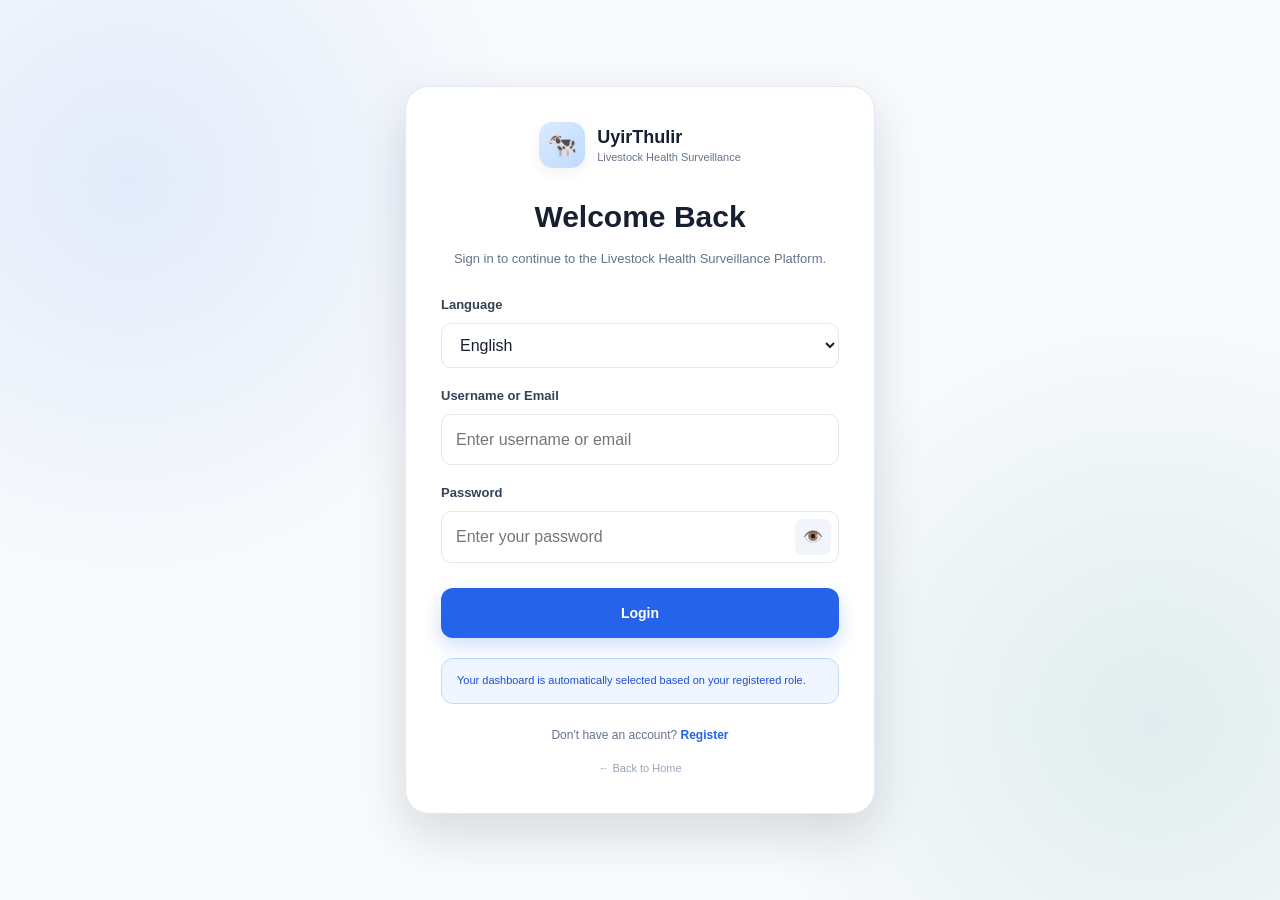
<file: frontend/pages/login.html>
<!DOCTYPE html>
<html lang="en">
<head>
    <meta charset="UTF-8">
    <meta
        name="viewport"
        content="width=device-width, initial-scale=1.0"
    >

    <title>Login | UyirThulir</title>

    <link rel="stylesheet" href="../css/style.css">
</head>

<body>

    <main class="auth-page">

        <div class="auth-container">

            <div class="auth-card">

                <!-- =================================================
                     BRAND
                ================================================== -->

                <div class="auth-brand">

                    <a href="../index.html" class="brand">

                        <div class="brand-icon">
                            🐄
                        </div>

                        <div class="brand-text">
                            <strong>UyirThulir</strong>
                            <span>
                                Livestock Health Surveillance
                            </span>
                        </div>

                    </a>

                </div>


                <!-- =================================================
                     TITLE
                ================================================== -->

                <h1 class="auth-title">
                    Welcome Back
                </h1>

                <p class="auth-subtitle">
                    Sign in to continue to the Livestock
                    Health Surveillance Platform.
                </p>


                <!-- =================================================
                     LANGUAGE
                ================================================== -->

                <div class="form-group">

                    <label for="languageSelector">
                        Language
                    </label>

                    <select
                        id="languageSelector"
                        class="form-select language-selector"
                    >
                        <option value="en">
                            English
                        </option>

                        <option value="ta">
                            தமிழ்
                        </option>

                        <option value="mr">
                            मराठी
                        </option>

                        <option value="hi">
                            हिन्दी
                        </option>
                    </select>

                </div>


                <!-- =================================================
                     MESSAGE
                ================================================== -->

                <div
                    id="authMessage"
                    class="auth-message"
                    style="display: none;"
                ></div>


                <!-- =================================================
                     LOGIN FORM
                ================================================== -->

                <form
                    id="loginForm"
                    data-auth="login"
                    novalidate
                >

                    <!-- Username / Email -->

                    <div class="form-group">

                        <label for="username">
                            Username or Email
                        </label>

                        <input
                            id="username"
                            name="username"
                            type="text"
                            class="form-control"
                            placeholder="Enter username or email"
                            autocomplete="username"
                            required
                        >

                    </div>


                    <!-- Password -->

                    <div class="form-group">

                        <label for="password">
                            Password
                        </label>

                        <div
                            style="
                                position: relative;
                                display: flex;
                                align-items: center;
                            "
                        >

                            <input
                                id="password"
                                name="password"
                                type="password"
                                class="form-control"
                                placeholder="Enter your password"
                                autocomplete="current-password"
                                required
                                style="padding-right: 48px;"
                            >

                            <button
                                type="button"
                                data-toggle-password="password"
                                aria-label="Show or hide password"
                                style="
                                    position:absolute;
                                    right:8px;
                                    width:36px;
                                    height:36px;
                                    border:none;
                                    border-radius:8px;
                                    background:#f1f5f9;
                                    cursor:pointer;
                                    font-size:16px;
                                "
                            >
                                👁️
                            </button>

                        </div>

                    </div>


                    <!-- Submit -->

                    <div class="form-actions">

                        <button
                            type="submit"
                            class="btn btn-primary"
                            style="width:100%;"
                        >
                            Login
                        </button>

                    </div>

                </form>


                <!-- =================================================
                     INFORMATION
                ================================================== -->

                <div
                    class="alert alert-info"
                    style="
                        margin-top:20px;
                        font-size:11px;
                    "
                >
                    Your dashboard is automatically selected
                    based on your registered role.
                </div>


                <!-- =================================================
                     FOOTER
                ================================================== -->

                <div class="auth-footer">

                    <span>
                        Don't have an account?
                    </span>

                    <a href="register.html">
                        Register
                    </a>

                </div>


                <div
                    style="
                        margin-top:15px;
                        text-align:center;
                        font-size:11px;
                        color:#94a3b8;
                    "
                >
                    <a href="../index.html">
                        ← Back to Home
                    </a>
                </div>

            </div>

        </div>

    </main>


    <!-- =====================================================
         JAVASCRIPT
    ====================================================== -->

    <script src="../js/translations.js"></script>
    <script src="../js/app.js"></script>
    <script src="../js/auth.js"></script>

</body>
</html>
</file>
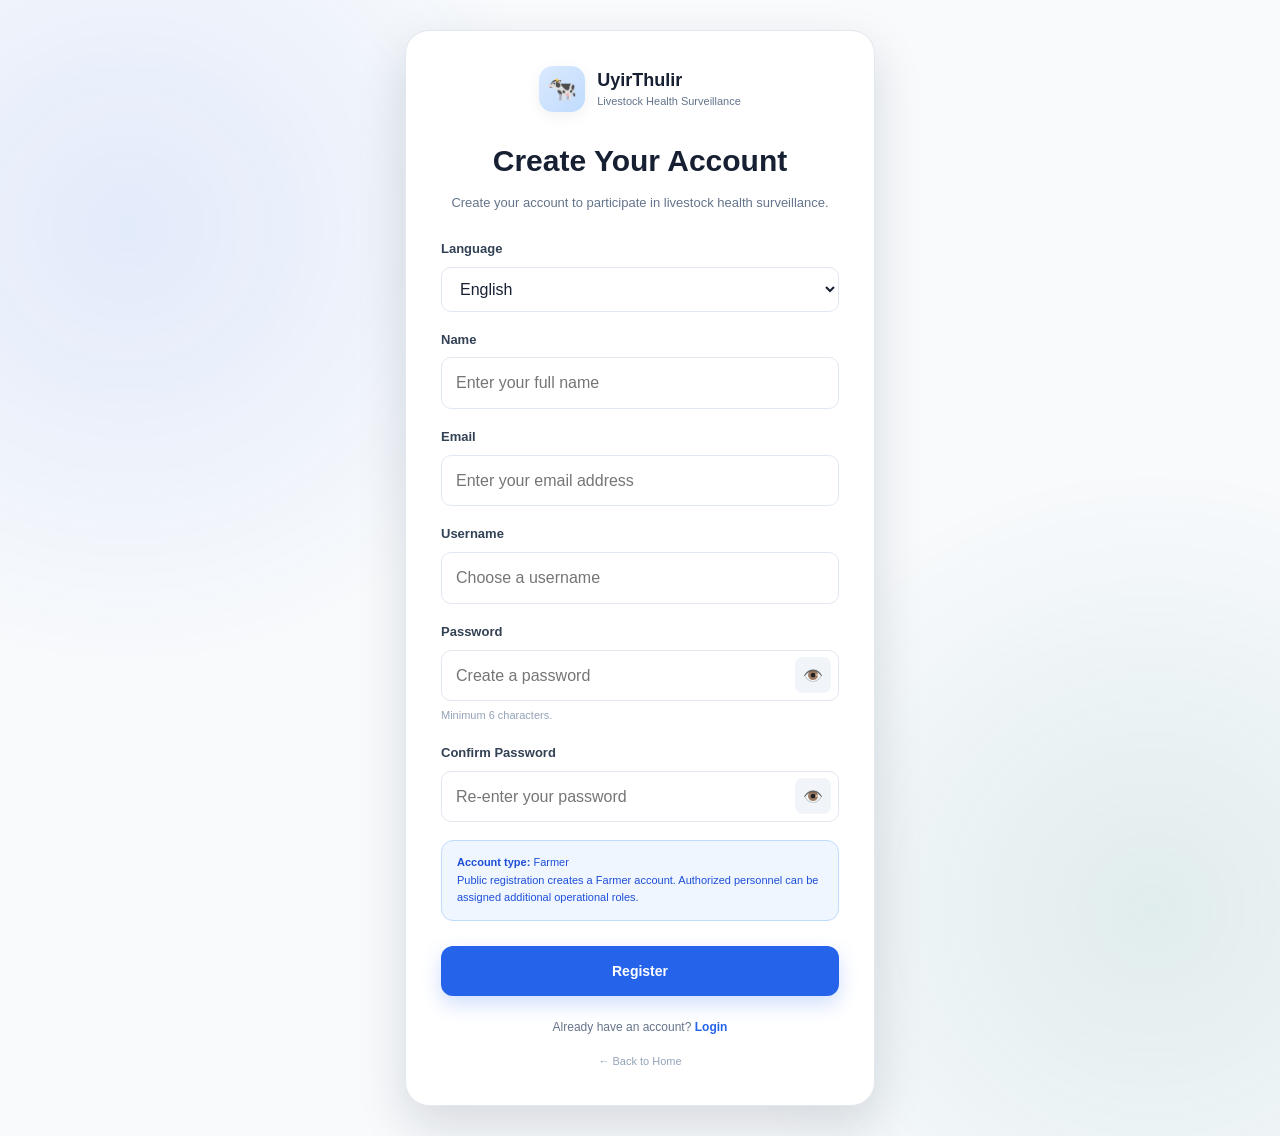
<file: frontend/pages/register.html>
<!DOCTYPE html>
<html lang="en">
<head>
    <meta charset="UTF-8">

    <meta
        name="viewport"
        content="width=device-width, initial-scale=1.0"
    >

    <title>Register | UyirThulir</title>

    <link
        rel="stylesheet"
        href="../css/style.css"
    >
</head>

<body>

    <main class="auth-page">

        <div class="auth-container">

            <div class="auth-card">

                <!-- =================================================
                     BRAND
                ================================================== -->

                <div class="auth-brand">

                    <a
                        href="../index.html"
                        class="brand"
                    >

                        <div class="brand-icon">
                            🐄
                        </div>

                        <div class="brand-text">

                            <strong>
                                UyirThulir
                            </strong>

                            <span>
                                Livestock Health Surveillance
                            </span>

                        </div>

                    </a>

                </div>


                <!-- =================================================
                     TITLE
                ================================================== -->

                <h1 class="auth-title">
                    Create Your Account
                </h1>

                <p class="auth-subtitle">
                    Create your account to participate
                    in livestock health surveillance.
                </p>


                <!-- =================================================
                     LANGUAGE
                ================================================== -->

                <div class="form-group">

                    <label for="languageSelector">
                        Language
                    </label>

                    <select
                        id="languageSelector"
                        class="form-select language-selector"
                    >

                        <option value="en">
                            English
                        </option>

                        <option value="ta">
                            தமிழ்
                        </option>

                        <option value="mr">
                            मराठी
                        </option>

                        <option value="hi">
                            हिन्दी
                        </option>

                    </select>

                </div>


                <!-- =================================================
                     MESSAGE
                ================================================== -->

                <div
                    id="authMessage"
                    class="auth-message"
                    style="display:none;"
                ></div>


                <!-- =================================================
                     REGISTRATION FORM
                ================================================== -->

                <form
                    id="registerForm"
                    data-auth="register"
                    novalidate
                >

                    <!-- NAME -->

                    <div class="form-group">

                        <label for="name">
                            Name
                        </label>

                        <input
                            id="name"
                            name="name"
                            type="text"
                            class="form-control"
                            placeholder="Enter your full name"
                            autocomplete="name"
                            required
                        >

                    </div>


                    <!-- EMAIL -->

                    <div class="form-group">

                        <label for="email">
                            Email
                        </label>

                        <input
                            id="email"
                            name="email"
                            type="email"
                            class="form-control"
                            placeholder="Enter your email address"
                            autocomplete="email"
                            required
                        >

                    </div>


                    <!-- USERNAME -->

                    <div class="form-group">

                        <label for="username">
                            Username
                        </label>

                        <input
                            id="username"
                            name="username"
                            type="text"
                            class="form-control"
                            placeholder="Choose a username"
                            autocomplete="username"
                            minlength="3"
                            required
                        >

                    </div>


                    <!-- PASSWORD -->

                    <div class="form-group">

                        <label for="password">
                            Password
                        </label>

                        <div
                            style="
                                position:relative;
                                display:flex;
                                align-items:center;
                            "
                        >

                            <input
                                id="password"
                                name="password"
                                type="password"
                                class="form-control"
                                placeholder="Create a password"
                                autocomplete="new-password"
                                minlength="6"
                                required
                                style="padding-right:48px;"
                            >

                            <button
                                type="button"
                                data-toggle-password="password"
                                aria-label="Show or hide password"
                                style="
                                    position:absolute;
                                    right:8px;
                                    width:36px;
                                    height:36px;
                                    border:none;
                                    border-radius:8px;
                                    background:#f1f5f9;
                                    cursor:pointer;
                                    font-size:16px;
                                "
                            >
                                👁️
                            </button>

                        </div>

                        <div
                            style="
                                margin-top:6px;
                                color:#94a3b8;
                                font-size:11px;
                            "
                        >
                            Minimum 6 characters.
                        </div>

                    </div>


                    <!-- CONFIRM PASSWORD -->

                    <div class="form-group">

                        <label for="confirmPassword">
                            Confirm Password
                        </label>

                        <div
                            style="
                                position:relative;
                                display:flex;
                                align-items:center;
                            "
                        >

                            <input
                                id="confirmPassword"
                                name="confirmPassword"
                                type="password"
                                class="form-control"
                                placeholder="Re-enter your password"
                                autocomplete="new-password"
                                minlength="6"
                                required
                                style="padding-right:48px;"
                            >

                            <button
                                type="button"
                                data-toggle-password="confirmPassword"
                                aria-label="Show or hide password"
                                style="
                                    position:absolute;
                                    right:8px;
                                    width:36px;
                                    height:36px;
                                    border:none;
                                    border-radius:8px;
                                    background:#f1f5f9;
                                    cursor:pointer;
                                    font-size:16px;
                                "
                            >
                                👁️
                            </button>

                        </div>

                    </div>


                    <!-- ROLE INFORMATION -->

                    <div
                        class="alert alert-info"
                        style="
                            margin-top:6px;
                            margin-bottom:20px;
                            font-size:11px;
                        "
                    >

                        <strong>
                            Account type:
                        </strong>

                        Farmer

                        <br>

                        Public registration creates a
                        Farmer account. Authorized
                        personnel can be assigned
                        additional operational roles.

                    </div>


                    <!-- SUBMIT -->

                    <div class="form-actions">

                        <button
                            type="submit"
                            class="btn btn-primary"
                            style="width:100%;"
                        >
                            Register
                        </button>

                    </div>

                </form>


                <!-- =================================================
                     ACCOUNT FOOTER
                ================================================== -->

                <div class="auth-footer">

                    <span>
                        Already have an account?
                    </span>

                    <a href="login.html">
                        Login
                    </a>

                </div>


                <!-- =================================================
                     HOME
                ================================================== -->

                <div
                    style="
                        margin-top:15px;
                        text-align:center;
                        font-size:11px;
                        color:#94a3b8;
                    "
                >

                    <a href="../index.html">
                        ← Back to Home
                    </a>

                </div>

            </div>

        </div>

    </main>


    <!-- =====================================================
         JAVASCRIPT
    ====================================================== -->

    <script src="../js/translations.js"></script>
    <script src="../js/app.js"></script>
    <script src="../js/auth.js"></script>

</body>
</html>
</file>
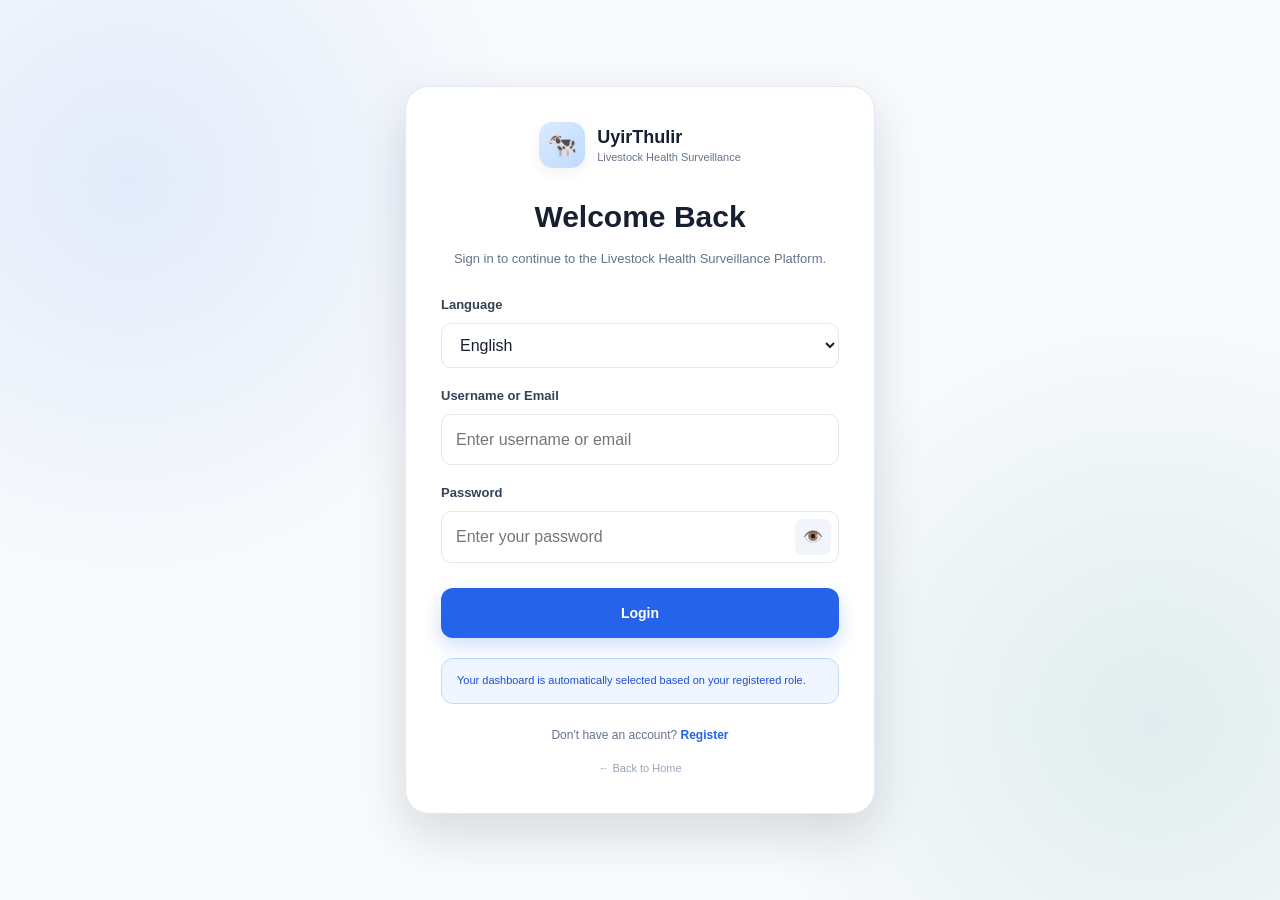
<file: frontend/pages/veterinary-dashboard.html>
<!DOCTYPE html>
<html lang="en">

<head>
    <meta charset="UTF-8">

    <meta
        name="viewport"
        content="width=device-width, initial-scale=1.0"
    >

    <title>Veterinary Dashboard | UyirThulir</title>

    <link
        rel="stylesheet"
        href="../css/style.css"
    >
</head>

<body class="dashboard-page">

    <!-- =====================================================
         HEADER
    ====================================================== -->

    <header class="dashboard-header">

        <a
            href="veterinary-dashboard.html"
            class="brand"
        >

            <div class="brand-icon">
                🩺
            </div>

            <div class="brand-text">

                <strong>
                    UyirThulir
                </strong>

                <span>
                    Veterinary Surveillance
                </span>

            </div>

        </a>


        <div
            style="
                display:flex;
                align-items:center;
                gap:10px;
                flex-wrap:wrap;
            "
        >

            <span
                class="status-badge status-progress"
                style="padding:8px 11px;"
            >
                <span data-user-role>
                    VETERINARIAN
                </span>
            </span>


            <span
                data-user-name
                style="
                    color:#64748b;
                    font-size:12px;
                "
            >
                Veterinarian
            </span>


            <button
                type="button"
                class="btn btn-secondary"
                data-logout
                style="
                    padding:9px 13px;
                    font-size:12px;
                "
            >
                Logout
            </button>

        </div>

    </header>


    <!-- =====================================================
         MAIN
    ====================================================== -->

    <main class="dashboard-main">

        <!-- PAGE HEADING -->

        <div
            style="
                display:flex;
                justify-content:space-between;
                align-items:flex-end;
                gap:20px;
                flex-wrap:wrap;
                margin-bottom:25px;
            "
        >

            <div>

                <div class="section-label">
                    VETERINARY OPERATIONS
                </div>

                <h1 class="dashboard-title">
                    Veterinary Dashboard
                </h1>

                <p class="dashboard-subtitle">
                    Review AI-assisted risk signals, investigate
                    livestock health cases, record field findings,
                    and forward samples for laboratory validation.
                </p>

            </div>


            <div
                style="
                    display:flex;
                    gap:10px;
                    flex-wrap:wrap;
                "
            >

                <button
                    type="button"
                    id="refreshCases"
                    class="btn btn-secondary"
                >
                    🔄 Refresh Cases
                </button>

                <a
                    href="alerts.html"
                    class="btn btn-secondary"
                >
                    🔔 Alerts
                </a>

            </div>

        </div>


        <!-- =================================================
             SUMMARY CARDS
        ================================================== -->

        <section
            class="dashboard-grid"
            style="margin-bottom:25px;"
        >

            <div class="dashboard-card">

                <div
                    style="
                        font-size:26px;
                        margin-bottom:8px;
                    "
                >
                    📋
                </div>

                <div class="dashboard-label">
                    Total Reports
                </div>

                <div
                    id="totalCases"
                    class="dashboard-value"
                >
                    0
                </div>

            </div>


            <div class="dashboard-card">

                <div
                    style="
                        font-size:26px;
                        margin-bottom:8px;
                    "
                >
                    🔴
                </div>

                <div class="dashboard-label">
                    High Risk
                </div>

                <div
                    id="highRiskCases"
                    class="dashboard-value"
                    style="color:#dc2626;"
                >
                    0
                </div>

            </div>


            <div class="dashboard-card">

                <div
                    style="
                        font-size:26px;
                        margin-bottom:8px;
                    "
                >
                    🩺
                </div>

                <div class="dashboard-label">
                    Under Investigation
                </div>

                <div
                    id="investigationCases"
                    class="dashboard-value"
                >
                    0
                </div>

            </div>


            <div class="dashboard-card">

                <div
                    style="
                        font-size:26px;
                        margin-bottom:8px;
                    "
                >
                    🧪
                </div>

                <div class="dashboard-label">
                    Sent to Laboratory
                </div>

                <div
                    id="labCases"
                    class="dashboard-value"
                >
                    0
                </div>

            </div>

        </section>


        <!-- =================================================
             RISK DISTRIBUTION
        ================================================== -->

        <section
            class="dashboard-section"
            style="margin-bottom:25px;"
        >

            <div>

                <h2>
                    Case Risk Distribution
                </h2>

                <p
                    style="
                        color:#64748b;
                        font-size:12px;
                    "
                >
                    AI-assisted risk levels are intended for
                    prioritisation and veterinary triage.
                </p>

            </div>


            <div
                style="
                    display:grid;
                    grid-template-columns:
                        repeat(3, minmax(0, 1fr));
                    gap:15px;
                    margin-top:20px;
                "
            >

                <div
                    style="
                        padding:20px;
                        border-radius:15px;
                        background:#fef2f2;
                        border:1px solid #fecaca;
                    "
                >

                    <div
                        style="
                            color:#991b1b;
                            font-size:11px;
                            font-weight:800;
                        "
                    >
                        HIGH RISK
                    </div>

                    <div
                        id="riskHighPercent"
                        style="
                            margin-top:5px;
                            color:#dc2626;
                            font-size:27px;
                            font-weight:850;
                        "
                    >
                        0%
                    </div>

                </div>


                <div
                    style="
                        padding:20px;
                        border-radius:15px;
                        background:#fffbeb;
                        border:1px solid #fde68a;
                    "
                >

                    <div
                        style="
                            color:#92400e;
                            font-size:11px;
                            font-weight:800;
                        "
                    >
                        MEDIUM RISK
                    </div>

                    <div
                        id="riskMediumPercent"
                        style="
                            margin-top:5px;
                            color:#d97706;
                            font-size:27px;
                            font-weight:850;
                        "
                    >
                        0%
                    </div>

                </div>


                <div
                    style="
                        padding:20px;
                        border-radius:15px;
                        background:#f0fdf4;
                        border:1px solid #bbf7d0;
                    "
                >

                    <div
                        style="
                            color:#166534;
                            font-size:11px;
                            font-weight:800;
                        "
                    >
                        LOW RISK
                    </div>

                    <div
                        id="riskLowPercent"
                        style="
                            margin-top:5px;
                            color:#16a34a;
                            font-size:27px;
                            font-weight:850;
                        "
                    >
                        0%
                    </div>

                </div>

            </div>

        </section>


        <!-- =================================================
             CASE QUEUE
        ================================================== -->

        <section class="dashboard-section">

            <div
                style="
                    display:flex;
                    justify-content:space-between;
                    align-items:center;
                    gap:15px;
                    flex-wrap:wrap;
                    margin-bottom:20px;
                "
            >

                <div>

                    <h2>
                        Veterinary Case Queue
                    </h2>

                    <p
                        style="
                            color:#64748b;
                            font-size:12px;
                        "
                    >
                        Review reported cases and begin
                        veterinary investigation where required.
                    </p>

                </div>


                <div
                    style="
                        display:flex;
                        gap:8px;
                        flex-wrap:wrap;
                    "
                >

                    <input
                        id="caseSearch"
                        type="text"
                        class="form-control"
                        placeholder="Search animal, location or report ID"
                        style="
                            width:250px;
                            max-width:100%;
                        "
                    >


                    <select
                        id="caseFilter"
                        class="form-select"
                        style="width:150px;"
                    >

                        <option value="ALL">
                            All Cases
                        </option>

                        <option value="HIGH">
                            High Risk
                        </option>

                        <option value="MEDIUM">
                            Medium Risk
                        </option>

                        <option value="LOW">
                            Low Risk
                        </option>

                        <option value="UNDER INVESTIGATION">
                            Under Investigation
                        </option>

                        <option value="SENT TO LAB">
                            Sent to Lab
                        </option>

                        <option value="VALIDATED">
                            Validated
                        </option>

                    </select>

                </div>

            </div>


            <div
                id="caseQueue"
            >

                <div class="loading">

                    <span class="spinner"></span>

                    Loading veterinary cases...

                </div>

            </div>

        </section>


        <!-- =================================================
             RESPONSIBLE AI NOTICE
        ================================================== -->

        <section
            class="dashboard-section"
            style="
                margin-top:25px;
                background:#eff6ff;
                border-color:#bfdbfe;
            "
        >

            <div
                style="
                    display:flex;
                    align-items:flex-start;
                    gap:14px;
                "
            >

                <div
                    style="
                        width:42px;
                        height:42px;
                        flex:0 0 42px;
                        display:grid;
                        place-items:center;
                        border-radius:12px;
                        background:white;
                        font-size:20px;
                    "
                >
                    🤖
                </div>


                <div>

                    <h3
                        style="
                            font-size:15px;
                        "
                    >
                        Veterinary Validation Remains Central
                    </h3>

                    <p
                        style="
                            margin-top:6px;
                            color:#475569;
                            font-size:12px;
                            line-height:1.7;
                        "
                    >
                        AI-generated risk scores are early-warning
                        signals for prioritisation. They do not
                        independently diagnose disease. Clinical
                        examination, professional judgement and
                        laboratory validation remain part of the
                        surveillance workflow.
                    </p>

                </div>

            </div>

        </section>

    </main>


    <!-- =====================================================
         JAVASCRIPT
    ====================================================== -->

    <script src="../js/translations.js"></script>
    <script src="../js/app.js"></script>
    <script src="../js/notifications.js"></script>

    <script>
        document.addEventListener(
            "DOMContentLoaded",
            function () {

                let allCases = [];


                /* ==========================================
                   LOAD CASES
                =========================================== */

                async function loadCases() {

                    const queue =
                        document.getElementById(
                            "caseQueue"
                        );


                    if (!queue) {
                        return;
                    }


                    queue.innerHTML =
                        `
                        <div class="loading">
                            <span class="spinner"></span>
                            Loading veterinary cases...
                        </div>
                        `;


                    try {

                        const response =
                            await apiRequest(
                                "/health-reports",
                                {
                                    method: "GET"
                                }
                            );


                        allCases =
                            Array.isArray(
                                response.reports
                            )
                                ? response.reports
                                : [];


                        updateSummary(
                            allCases
                        );


                        renderCases(
                            allCases
                        );


                    } catch (error) {

                        console.error(
                            "Unable to load veterinary cases:",
                            error
                        );


                        queue.innerHTML =
                            `
                            <div class="empty-state">

                                <div class="empty-state-icon">
                                    ⚠️
                                </div>

                                <h3>
                                    Unable to load cases
                                </h3>

                                <p>
                                    ${escapeHtml(
                                        error.message ||
                                        "Please try again."
                                    )}
                                </p>

                            </div>
                            `;

                    }

                }


                /* ==========================================
                   SUMMARY
                =========================================== */

                function updateSummary(
                    cases
                ) {

                    let high = 0;
                    let medium = 0;
                    let low = 0;
                    let investigation = 0;
                    let lab = 0;


                    cases.forEach(
                        function (caseItem) {

                            const risk =
                                String(
                                    caseItem.riskLevel ||
                                    caseItem.risk_level ||
                                    caseItem.severity ||
                                    "LOW"
                                ).toUpperCase();


                            if (
                                risk === "HIGH"
                            ) {
                                high += 1;
                            } else if (
                                risk === "MEDIUM"
                            ) {
                                medium += 1;
                            } else {
                                low += 1;
                            }


                            const status =
                                String(
                                    caseItem.status ||
                                    ""
                                ).toUpperCase();


                            if (
                                status ===
                                "UNDER INVESTIGATION"
                            ) {
                                investigation += 1;
                            }


                            if (
                                status ===
                                "SENT TO LAB"
                            ) {
                                lab += 1;
                            }

                        }
                    );


                    const total =
                        cases.length;


                    setText(
                        "totalCases",
                        total
                    );


                    setText(
                        "highRiskCases",
                        high
                    );


                    setText(
                        "investigationCases",
                        investigation
                    );


                    setText(
                        "labCases",
                        lab
                    );


                    const highPercent =
                        total
                            ? Math.round(
                                (
                                    high /
                                    total
                                ) * 100
                            )
                            : 0;


                    const mediumPercent =
                        total
                            ? Math.round(
                                (
                                    medium /
                                    total
                                ) * 100
                            )
                            : 0;


                    const lowPercent =
                        total
                            ? Math.round(
                                (
                                    low /
                                    total
                                ) * 100
                            )
                            : 0;


                    setText(
                        "riskHighPercent",
                        highPercent + "%"
                    );


                    setText(
                        "riskMediumPercent",
                        mediumPercent + "%"
                    );


                    setText(
                        "riskLowPercent",
                        lowPercent + "%"
                    );

                }


                /* ==========================================
                   RENDER CASES
                =========================================== */

                function renderCases(
                    cases
                ) {

                    const queue =
                        document.getElementById(
                            "caseQueue"
                        );


                    if (!queue) {
                        return;
                    }


                    const search =
                        document
                            .getElementById(
                                "caseSearch"
                            )
                            .value
                            .trim()
                            .toLowerCase();


                    const filter =
                        document
                            .getElementById(
                                "caseFilter"
                            )
                            .value
                            .toUpperCase();


                    const filtered =
                        cases.filter(
                            function (caseItem) {

                                const animal =
                                    String(
                                        caseItem.animalName ||
                                        caseItem.animal_name ||
                                        ""
                                    ).toLowerCase();


                                const location =
                                    String(
                                        caseItem.location ||
                                        ""
                                    ).toLowerCase();


                                const reportId =
                                    String(
                                        caseItem.reportId ||
                                        caseItem.report_id ||
                                        ""
                                    ).toLowerCase();


                                const searchable =
                                    animal +
                                    " " +
                                    location +
                                    " " +
                                    reportId;


                                const matchesSearch =
                                    !search ||
                                    searchable.includes(
                                        search
                                    );


                                const risk =
                                    String(
                                        caseItem.riskLevel ||
                                        caseItem.risk_level ||
                                        caseItem.severity ||
                                        "LOW"
                                    ).toUpperCase();


                                const status =
                                    String(
                                        caseItem.status ||
                                        ""
                                    ).toUpperCase();


                                let matchesFilter =
                                    true;


                                if (
                                    filter ===
                                    "HIGH"
                                ) {
                                    matchesFilter =
                                        risk ===
                                        "HIGH";
                                }


                                if (
                                    filter ===
                                    "MEDIUM"
                                ) {
                                    matchesFilter =
                                        risk ===
                                        "MEDIUM";
                                }


                                if (
                                    filter ===
                                    "LOW"
                                ) {
                                    matchesFilter =
                                        risk ===
                                        "LOW";
                                }


                                if (
                                    filter ===
                                    "UNDER INVESTIGATION"
                                ) {
                                    matchesFilter =
                                        status ===
                                        "UNDER INVESTIGATION";
                                }


                                if (
                                    filter ===
                                    "SENT TO LAB"
                                ) {
                                    matchesFilter =
                                        status ===
                                        "SENT TO LAB";
                                }


                                if (
                                    filter ===
                                    "VALIDATED"
                                ) {
                                    matchesFilter =
                                        status ===
                                        "VALIDATED";
                                }


                                return (
                                    matchesSearch &&
                                    matchesFilter
                                );

                            }
                        );


                    queue.innerHTML =
                        "";


                    if (
                        !filtered.length
                    ) {

                        queue.innerHTML =
                            `
                            <div class="empty-state">

                                <div class="empty-state-icon">
                                    🩺
                                </div>

                                <h3>
                                    No matching cases
                                </h3>

                                <p>
                                    There are no cases matching
                                    the current search or filter.
                                </p>

                            </div>
                            `;

                        return;
                    }


                    filtered.forEach(
                        function (caseItem) {

                            queue.appendChild(
                                createCaseCard(
                                    caseItem
                                )
                            );

                        }
                    );

                }


                /* ==========================================
                   CREATE CASE CARD
                =========================================== */

                function createCaseCard(
                    caseItem
                ) {

                    const card =
                        document.createElement(
                            "div"
                        );


                    const risk =
                        String(
                            caseItem.riskLevel ||
                            caseItem.risk_level ||
                            caseItem.severity ||
                            "LOW"
                        ).toUpperCase();


                    const status =
                        String(
                            caseItem.status ||
                            "PENDING"
                        ).toUpperCase();


                    let riskClass =
                        "status-low";


                    if (
                        risk === "HIGH"
                    ) {
                        riskClass =
                            "status-high";
                    } else if (
                        risk === "MEDIUM"
                    ) {
                        riskClass =
                            "status-medium";
                    }


                    const animal =
                        caseItem.animalName ||
                        caseItem.animal_name ||
                        "Unknown Animal";


                    const species =
                        caseItem.species ||
                        "Unknown";


                    const location =
                        caseItem.location ||
                        "Unknown Location";


                    const reportId =
                        caseItem.reportId ||
                        caseItem.report_id ||
                        caseItem.id ||
                        "";


                    const score =
                        caseItem.riskScore ??
                        caseItem.risk_score ??
                        "-";


                    const createdAt =
                        caseItem.createdAt ||
                        caseItem.created_at ||
                        "";


                    const symptoms =
                        parseSymptoms(
                            caseItem.symptoms
                        );


                    card.className =
                        "dashboard-card";


                    card.style.marginBottom =
                        "14px";


                    card.innerHTML =
                        `
                        <div
                            style="
                                display:flex;
                                justify-content:space-between;
                                align-items:flex-start;
                                gap:18px;
                                flex-wrap:wrap;
                            "
                        >

                            <div>

                                <div
                                    style="
                                        display:flex;
                                        align-items:center;
                                        gap:10px;
                                        flex-wrap:wrap;
                                    "
                                >

                                    <h3
                                        style="
                                            font-size:18px;
                                        "
                                    >
                                        ${escapeHtml(
                                            animal
                                        )}
                                    </h3>

                                    <span
                                        class="
                                            status-badge
                                            ${riskClass}
                                        "
                                    >
                                        ${escapeHtml(
                                            risk
                                        )}
                                    </span>

                                </div>


                                <div
                                    style="
                                        margin-top:5px;
                                        color:#64748b;
                                        font-size:11px;
                                    "
                                >
                                    ${escapeHtml(
                                        species
                                    )}
                                </div>

                            </div>


                            <div
                                style="
                                    text-align:right;
                                "
                            >

                                <div
                                    class="dashboard-label"
                                >
                                    Risk Score
                                </div>

                                <strong
                                    style="
                                        font-size:22px;
                                    "
                                >
                                    ${escapeHtml(
                                        String(
                                            score
                                        )
                                    )}
                                </strong>

                            </div>

                        </div>


                        <div
                            style="
                                display:grid;
                                grid-template-columns:
                                    repeat(
                                        3,
                                        minmax(0, 1fr)
                                    );
                                gap:15px;
                                margin-top:20px;
                            "
                        >

                            <div>

                                <div
                                    class="dashboard-label"
                                >
                                    Report ID
                                </div>

                                <strong
                                    style="
                                        font-size:12px;
                                    "
                                >
                                    ${escapeHtml(
                                        String(
                                            reportId
                                        )
                                    )}
                                </strong>

                            </div>


                            <div>

                                <div
                                    class="dashboard-label"
                                >
                                    Location
                                </div>

                                <strong
                                    style="
                                        font-size:12px;
                                    "
                                >
                                    ${escapeHtml(
                                        location
                                    )}
                                </strong>

                            </div>


                            <div>

                                <div
                                    class="dashboard-label"
                                >
                                    Status
                                </div>

                                <strong
                                    style="
                                        font-size:12px;
                                    "
                                >
                                    ${escapeHtml(
                                        status
                                    )}
                                </strong>

                            </div>

                        </div>


                        ${
                            symptoms.length
                                ? `
                                    <div
                                        style="
                                            margin-top:18px;
                                            padding-top:14px;
                                            border-top:
                                                1px solid #e2e8f0;
                                        "
                                    >

                                        <div
                                            class="dashboard-label"
                                        >
                                            Symptoms
                                        </div>

                                        <div
                                            style="
                                                margin-top:5px;
                                                color:#475569;
                                                font-size:12px;
                                                line-height:1.7;
                                            "
                                        >
                                            ${escapeHtml(
                                                symptoms.join(
                                                    ", "
                                                )
                                            )}
                                        </div>

                                    </div>
                                `
                                : ""
                        }


                        <div
                            style="
                                display:flex;
                                justify-content:space-between;
                                align-items:center;
                                gap:12px;
                                flex-wrap:wrap;
                                margin-top:18px;
                                padding-top:14px;
                                border-top:
                                    1px solid #e2e8f0;
                            "
                        >

                            <div
                                style="
                                    color:#94a3b8;
                                    font-size:10px;
                                "
                            >
                                ${escapeHtml(
                                    formatDate(
                                        createdAt
                                    )
                                )}
                            </div>


                            <div
                                style="
                                    display:flex;
                                    gap:8px;
                                    flex-wrap:wrap;
                                "
                            >

                                <button
                                    type="button"
                                    class="
                                        btn
                                        btn-secondary
                                        view-case-button
                                    "
                                    style="
                                        padding:8px 11px;
                                        font-size:11px;
                                    "
                                >
                                    View Case
                                </button>


                                ${
                                    status !==
                                    "VALIDATED"
                                        ? `
                                        <button
                                            type="button"
                                            class="
                                                btn
                                                btn-primary
                                                investigate-button
                                            "
                                            style="
                                                padding:8px 11px;
                                                font-size:11px;
                                            "
                                        >
                                            🩺 Investigate
                                        </button>
                                        `
                                        : ""
                                }

                            </div>

                        </div>
                        `;


                    const investigateButton =
                        card.querySelector(
                            ".investigate-button"
                        );


                    const viewButton =
                        card.querySelector(
                            ".view-case-button"
                        );


                    if (
                        investigateButton
                    ) {

                        investigateButton.addEventListener(
                            "click",
                            function () {

                                openInvestigation(
                                    caseItem
                                );

                            }
                        );

                    }


                    if (
                        viewButton
                    ) {

                        viewButton.addEventListener(
                            "click",
                            function () {

                                openInvestigation(
                                    caseItem
                                );

                            }
                        );

                    }


                    return card;

                }


                /* ==========================================
                   OPEN INVESTIGATION
                =========================================== */

                function openInvestigation(
                    caseItem
                ) {

                    const reportId =
                        caseItem.reportId ||
                        caseItem.report_id ||
                        caseItem.id;


                    if (!reportId) {

                        showToast(
                            "Report ID is unavailable.",
                            "error"
                        );

                        return;
                    }


                    window.location.href =
                        "investigation.html" +
                        "?report_id=" +
                        encodeURIComponent(
                            reportId
                        );

                }


                /* ==========================================
                   PARSE SYMPTOMS
                =========================================== */

                function parseSymptoms(
                    value
                ) {

                    if (
                        Array.isArray(value)
                    ) {
                        return value
                            .filter(Boolean);
                    }


                    if (
                        !value
                    ) {
                        return [];
                    }


                    const text =
                        String(value)
                            .trim();


                    if (!text) {
                        return [];
                    }


                    try {

                        const parsed =
                            JSON.parse(
                                text
                            );


                        if (
                            Array.isArray(
                                parsed
                            )
                        ) {
                            return parsed
                                .filter(Boolean);
                        }

                    } catch (error) {
                        // Continue with comma-separated text.
                    }


                    return text
                        .split(
                            /[,;\n]+/
                        )
                        .map(
                            function (
                                item
                            ) {
                                return item.trim();
                            }
                        )
                        .filter(Boolean);

                }


                /* ==========================================
                   SEARCH
                =========================================== */

                const searchInput =
                    document.getElementById(
                        "caseSearch"
                    );


                const filterInput =
                    document.getElementById(
                        "caseFilter"
                    );


                if (searchInput) {

                    searchInput.addEventListener(
                        "input",
                        function () {

                            renderCases(
                                allCases
                            );

                        }
                    );

                }


                if (filterInput) {

                    filterInput.addEventListener(
                        "change",
                        function () {

                            renderCases(
                                allCases
                            );

                        }
                    );

                }


                /* ==========================================
                   REFRESH
                =========================================== */

                const refreshButton =
                    document.getElementById(
                        "refreshCases"
                    );


                if (refreshButton) {

                    refreshButton.addEventListener(
                        "click",
                        async function () {

                            refreshButton.disabled =
                                true;

                            refreshButton.textContent =
                                "⏳ Loading...";


                            try {

                                await loadCases();

                            } finally {

                                refreshButton.disabled =
                                    false;

                                refreshButton.textContent =
                                    "🔄 Refresh Cases";

                            }

                        }
                    );

                }


                /* ==========================================
                   HELPERS
                =========================================== */

                function setText(
                    id,
                    value
                ) {

                    const element =
                        document.getElementById(
                            id
                        );


                    if (element) {
                        element.textContent =
                            String(
                                value
                            );
                    }

                }


                function formatDate(
                    value
                ) {

                    if (!value) {
                        return "-";
                    }


                    const date =
                        new Date(value);


                    if (
                        Number.isNaN(
                            date.getTime()
                        )
                    ) {
                        return String(
                            value
                        );
                    }


                    return date.toLocaleString();

                }


                function escapeHtml(
                    value
                ) {

                    return String(
                        value === null ||
                        value === undefined
                            ? ""
                            : value
                    )
                        .replaceAll(
                            "&",
                            "&amp;"
                        )
                        .replaceAll(
                            "<",
                            "&lt;"
                        )
                        .replaceAll(
                            ">",
                            "&gt;"
                        )
                        .replaceAll(
                            '"',
                            "&quot;"
                        )
                        .replaceAll(
                            "'",
                            "&#039;"
                        );

                }


                /* ==========================================
                   INITIAL LOAD
                =========================================== */

                loadCases();

            }
        );
    </script>

</body>
</html>
</file>
<file: frontend/css/style.css>
/* =========================================================
   GLOBAL
========================================================= */

:root {
    --primary: #2563eb;
    --primary-dark: #1d4ed8;
    --secondary: #0f766e;
    --accent: #f59e0b;
    --danger: #dc2626;
    --success: #16a34a;

    --bg: #f7f9fc;
    --surface: #ffffff;
    --surface-soft: #f1f5f9;

    --text: #172033;
    --text-light: #64748b;
    --border: #e2e8f0;

    --shadow-sm: 0 4px 15px rgba(15, 23, 42, 0.06);
    --shadow-md: 0 10px 30px rgba(15, 23, 42, 0.10);
    --shadow-lg: 0 20px 50px rgba(15, 23, 42, 0.14);

    --radius-sm: 10px;
    --radius-md: 16px;
    --radius-lg: 24px;

    --container: 1180px;
}

* {
    margin: 0;
    padding: 0;
    box-sizing: border-box;
}

html {
    scroll-behavior: smooth;
}

body {
    font-family:
        Inter,
        "Segoe UI",
        Roboto,
        Arial,
        sans-serif;
    background: var(--bg);
    color: var(--text);
    line-height: 1.6;
}

a {
    color: inherit;
    text-decoration: none;
}

button,
input,
select,
textarea {
    font: inherit;
}

img {
    max-width: 100%;
    display: block;
}

.container {
    width: min(100% - 40px, var(--container));
    margin: 0 auto;
}


/* =========================================================
   HEADER
========================================================= */

.site-header {
    position: sticky;
    top: 0;
    z-index: 1000;
    background: rgba(255, 255, 255, 0.96);
    border-bottom: 1px solid var(--border);
    backdrop-filter: blur(14px);
}

.nav-container {
    min-height: 76px;
    display: flex;
    align-items: center;
    justify-content: space-between;
    gap: 24px;
}

.brand {
    display: flex;
    align-items: center;
    gap: 12px;
    flex-shrink: 0;
}

.brand-icon {
    width: 46px;
    height: 46px;
    border-radius: 14px;
    display: grid;
    place-items: center;
    background: linear-gradient(
        135deg,
        #dbeafe,
        #bfdbfe
    );
    font-size: 24px;
    box-shadow: var(--shadow-sm);
}

.brand-text {
    display: flex;
    flex-direction: column;
    line-height: 1.2;
}

.brand-text strong {
    font-size: 18px;
    font-weight: 800;
    color: var(--text);
}

.brand-text span {
    margin-top: 3px;
    font-size: 11px;
    color: var(--text-light);
}

.main-nav {
    display: flex;
    align-items: center;
    justify-content: flex-end;
    gap: 20px;
}

.main-nav a {
    font-size: 14px;
    font-weight: 600;
    color: #475569;
    transition: 0.2s ease;
}

.main-nav a:hover {
    color: var(--primary);
}

.language-selector {
    min-width: 105px;
    padding: 9px 12px;
    border: 1px solid var(--border);
    border-radius: 10px;
    background: white;
    color: var(--text);
    cursor: pointer;
    outline: none;
}

.language-selector:focus {
    border-color: var(--primary);
}

.nav-login {
    padding: 9px 16px;
    border: 1px solid var(--border);
    border-radius: 10px;
}

.nav-login:hover {
    background: var(--surface-soft);
}

.nav-register {
    padding: 10px 18px;
    color: white !important;
    background: var(--primary);
    border-radius: 10px;
}

.nav-register:hover {
    background: var(--primary-dark);
}


/* =========================================================
   BUTTONS
========================================================= */

.btn {
    display: inline-flex;
    align-items: center;
    justify-content: center;
    gap: 8px;
    padding: 13px 22px;
    border-radius: 12px;
    font-size: 14px;
    font-weight: 700;
    border: 1px solid transparent;
    cursor: pointer;
    transition:
        transform 0.2s ease,
        box-shadow 0.2s ease,
        background 0.2s ease;
}

.btn:hover {
    transform: translateY(-2px);
}

.btn-primary {
    color: white;
    background: var(--primary);
    box-shadow: 0 8px 20px rgba(37, 99, 235, 0.22);
}

.btn-primary:hover {
    background: var(--primary-dark);
}

.btn-secondary {
    color: var(--text);
    background: white;
    border-color: var(--border);
}

.btn-secondary:hover {
    background: var(--surface-soft);
}


/* =========================================================
   HERO
========================================================= */

.hero-section {
    position: relative;
    overflow: hidden;
    padding: 90px 0 95px;
    background:
        radial-gradient(
            circle at 15% 20%,
            rgba(37, 99, 235, 0.10),
            transparent 30%
        ),
        radial-gradient(
            circle at 85% 35%,
            rgba(15, 118, 110, 0.10),
            transparent 28%
        ),
        linear-gradient(
            180deg,
            #ffffff 0%,
            #f6f9ff 100%
        );
}

.hero-grid {
    min-height: 590px;
    display: grid;
    grid-template-columns: 1.04fr 0.96fr;
    align-items: center;
    gap: 70px;
}

.hero-content {
    max-width: 650px;
}

.hero-badge {
    display: inline-flex;
    padding: 8px 13px;
    margin-bottom: 20px;
    border: 1px solid #bfdbfe;
    border-radius: 999px;
    background: #eff6ff;
    color: #1d4ed8;
    font-size: 12px;
    font-weight: 800;
    letter-spacing: 0.04em;
    text-transform: uppercase;
}

.hero-content h1 {
    font-size: clamp(44px, 5vw, 70px);
    line-height: 1.04;
    letter-spacing: -0.04em;
    font-weight: 850;
}

.hero-content h1 span {
    display: block;
    color: var(--primary);
}

.hero-description {
    max-width: 620px;
    margin-top: 24px;
    color: #64748b;
    font-size: 17px;
    line-height: 1.8;
}

.hero-actions {
    display: flex;
    gap: 12px;
    flex-wrap: wrap;
    margin-top: 30px;
}

.hero-note {
    margin-top: 20px;
    color: #94a3b8;
    font-size: 12px;
    line-height: 1.7;
}


/* =========================================================
   HERO VISUAL
========================================================= */

.hero-visual {
    position: relative;
    min-height: 520px;
    display: flex;
    align-items: center;
    justify-content: center;
}

.hero-visual::before {
    content: "";
    position: absolute;
    width: 430px;
    height: 430px;
    border-radius: 50%;
    background:
        radial-gradient(
            circle,
            rgba(37, 99, 235, 0.14),
            rgba(37, 99, 235, 0.02) 65%,
            transparent 70%
        );
}

.livestock-main-card {
    position: relative;
    z-index: 2;
    width: min(430px, 82%);
    min-height: 330px;
    padding: 36px;
    border: 1px solid rgba(255, 255, 255, 0.80);
    border-radius: 32px;
    display: flex;
    flex-direction: column;
    align-items: center;
    justify-content: center;
    background:
        linear-gradient(
            145deg,
            #ffffff,
            #eff6ff
        );
    box-shadow: var(--shadow-lg);
}

.livestock-emoji {
    width: 170px;
    height: 170px;
    display: grid;
    place-items: center;
    border-radius: 50%;
    background: white;
    font-size: 90px;
    box-shadow:
        0 20px 40px rgba(37, 99, 235, 0.10);
}

.livestock-info {
    width: 100%;
    margin-top: 24px;
    display: flex;
    flex-direction: column;
    text-align: center;
}

.small-label {
    font-size: 12px;
    color: #94a3b8;
}

.livestock-info strong {
    margin-top: 4px;
    font-size: 20px;
}

.status-dot {
    margin-top: 6px;
    color: var(--success);
    font-size: 13px;
    font-weight: 700;
}

.floating-card {
    position: absolute;
    z-index: 3;
    display: flex;
    align-items: center;
    gap: 12px;
    min-width: 220px;
    padding: 14px 16px;
    border: 1px solid var(--border);
    border-radius: 16px;
    background: white;
    box-shadow: var(--shadow-md);
}

.floating-card small {
    display: block;
    color: #94a3b8;
    font-size: 11px;
}

.floating-card strong {
    display: block;
    margin-top: 2px;
    color: var(--text);
    font-size: 13px;
}

.floating-icon {
    width: 40px;
    height: 40px;
    display: grid;
    place-items: center;
    border-radius: 12px;
    background: var(--surface-soft);
    font-size: 20px;
}

.floating-risk-card {
    top: 72px;
    left: 0;
}

.floating-location-card {
    right: 0;
    bottom: 72px;
}


/* =========================================================
   STATS
========================================================= */

.stats-section {
    margin-top: -35px;
    position: relative;
    z-index: 5;
}

.stats-grid {
    display: grid;
    grid-template-columns: repeat(4, 1fr);
    gap: 16px;
}

.stat-card {
    min-height: 125px;
    padding: 22px;
    border: 1px solid var(--border);
    border-radius: 18px;
    background: white;
    box-shadow: var(--shadow-md);
}

.stat-icon {
    font-size: 28px;
    margin-bottom: 10px;
}

.stat-card strong {
    display: block;
    font-size: 15px;
}

.stat-card span {
    color: var(--text-light);
    font-size: 12px;
}


/* =========================================================
   GENERAL SECTIONS
========================================================= */

.content-section,
.features-section,
.workflow-section,
.roles-section,
.notice-section,
.cta-section {
    padding: 100px 0;
}

.features-section {
    background: white;
}

.workflow-section {
    background: #f8fafc;
}

.roles-section {
    background: white;
}

.section-heading {
    max-width: 760px;
    margin: 0 auto 48px;
    text-align: center;
}

.section-label {
    display: inline-block;
    margin-bottom: 10px;
    color: var(--primary);
    font-size: 11px;
    font-weight: 850;
    letter-spacing: 0.13em;
}

.section-heading h2 {
    font-size: clamp(30px, 4vw, 46px);
    line-height: 1.15;
    letter-spacing: -0.03em;
}

.section-heading p {
    margin-top: 14px;
    color: var(--text-light);
    font-size: 15px;
}


/* =========================================================
   ABOUT
========================================================= */

.about-grid {
    display: grid;
    grid-template-columns: repeat(4, 1fr);
    gap: 18px;
}

.about-card {
    padding: 28px 24px;
    border: 1px solid var(--border);
    border-radius: 20px;
    background: white;
    box-shadow: var(--shadow-sm);
    transition:
        transform 0.2s ease,
        box-shadow 0.2s ease;
}

.about-card:hover {
    transform: translateY(-5px);
    box-shadow: var(--shadow-md);
}

.about-icon {
    width: 50px;
    height: 50px;
    display: grid;
    place-items: center;
    margin-bottom: 20px;
    border-radius: 14px;
    background: #eff6ff;
    font-size: 24px;
}

.about-card h3 {
    margin-bottom: 10px;
    font-size: 18px;
}

.about-card p {
    color: var(--text-light);
    font-size: 13px;
    line-height: 1.75;
}


/* =========================================================
   FEATURES
========================================================= */

.feature-grid {
    display: grid;
    grid-template-columns: repeat(3, 1fr);
    gap: 20px;
}

.feature-card {
    position: relative;
    overflow: hidden;
    min-height: 250px;
    padding: 30px;
    border: 1px solid var(--border);
    border-radius: 22px;
    background: white;
    box-shadow: var(--shadow-sm);
    transition:
        transform 0.2s ease,
        box-shadow 0.2s ease;
}

.feature-card:hover {
    transform: translateY(-6px);
    box-shadow: var(--shadow-md);
}

.feature-number {
    position: absolute;
    top: 20px;
    right: 22px;
    color: #cbd5e1;
    font-size: 12px;
    font-weight: 800;
}

.feature-icon {
    width: 55px;
    height: 55px;
    display: grid;
    place-items: center;
    margin-bottom: 20px;
    border-radius: 16px;
    background: #eff6ff;
    font-size: 26px;
}

.feature-card h3 {
    margin-bottom: 8px;
    font-size: 19px;
}

.feature-card p {
    color: var(--text-light);
    font-size: 13px;
    line-height: 1.7;
}

.feature-tag {
    display: inline-block;
    margin-top: 18px;
    padding: 6px 9px;
    border-radius: 999px;
    background: #f1f5f9;
    color: #475569;
    font-size: 10px;
    font-weight: 800;
}


/* =========================================================
   WORKFLOW
========================================================= */

.workflow {
    max-width: 980px;
    margin: 0 auto;
}

.workflow-step {
    display: flex;
    align-items: center;
    gap: 22px;
    padding: 20px;
    border: 1px solid var(--border);
    border-radius: 18px;
    background: white;
    box-shadow: var(--shadow-sm);
}

.workflow-circle {
    flex: 0 0 58px;
    width: 58px;
    height: 58px;
    display: grid;
    place-items: center;
    border-radius: 50%;
    background: #eff6ff;
    color: var(--primary);
    font-size: 14px;
    font-weight: 850;
}

.workflow-content h3 {
    font-size: 17px;
}

.workflow-content p {
    margin-top: 4px;
    color: var(--text-light);
    font-size: 13px;
}

.workflow-line {
    width: 2px;
    height: 28px;
    margin-left: 48px;
    background: #cbd5e1;
}


/* =========================================================
   ROLES
========================================================= */

.roles-grid {
    display: grid;
    grid-template-columns: repeat(3, 1fr);
    gap: 18px;
}

.role-card {
    padding: 26px;
    border: 1px solid var(--border);
    border-radius: 20px;
    background: white;
    box-shadow: var(--shadow-sm);
}

.role-icon {
    display: inline-flex;
    width: 50px;
    height: 50px;
    align-items: center;
    justify-content: center;
    border-radius: 14px;
    margin-bottom: 16px;
    background: #f8fafc;
    font-size: 24px;
}

.role-card h3 {
    font-size: 18px;
}

.role-card p {
    margin-top: 8px;
    color: var(--text-light);
    font-size: 13px;
    line-height: 1.7;
}


/* =========================================================
   NOTICE
========================================================= */

.notice-section {
    background: #f8fafc;
}

.notice-card {
    display: flex;
    align-items: flex-start;
    gap: 18px;
    max-width: 950px;
    margin: 0 auto;
    padding: 26px 30px;
    border: 1px solid #bfdbfe;
    border-radius: 20px;
    background: #eff6ff;
}

.notice-icon {
    flex: 0 0 42px;
    width: 42px;
    height: 42px;
    display: grid;
    place-items: center;
    border-radius: 12px;
    background: white;
    font-size: 20px;
}

.notice-card h3 {
    font-size: 17px;
}

.notice-card p {
    margin-top: 6px;
    color: #475569;
    font-size: 13px;
    line-height: 1.75;
}


/* =========================================================
   CTA
========================================================= */

.cta-section {
    padding-top: 40px;
}

.cta-card {
    display: flex;
    align-items: center;
    justify-content: space-between;
    gap: 30px;
    padding: 45px;
    border-radius: 28px;
    background:
        linear-gradient(
            135deg,
            #eff6ff,
            #f8fafc
        );
    border: 1px solid var(--border);
    box-shadow: var(--shadow-md);
}

.cta-card h2 {
    max-width: 700px;
    font-size: clamp(28px, 3.5vw, 42px);
    line-height: 1.15;
    letter-spacing: -0.03em;
}

.cta-card p {
    max-width: 680px;
    margin-top: 12px;
    color: var(--text-light);
    font-size: 14px;
}

.cta-actions {
    display: flex;
    gap: 10px;
    flex-wrap: wrap;
    flex-shrink: 0;
}


/* =========================================================
   FOOTER
========================================================= */

.site-footer {
    margin-top: 70px;
    padding: 60px 0 0;
    background: #0f172a;
    color: white;
}

.footer-grid {
    display: grid;
    grid-template-columns: 2fr 1fr 1fr;
    gap: 50px;
    padding-bottom: 50px;
}

.footer-brand .brand-text strong {
    color: white;
}

.footer-brand .brand-text span {
    color: #94a3b8;
}

.footer-description {
    max-width: 400px;
    margin-top: 18px;
    color: #94a3b8;
    font-size: 13px;
    line-height: 1.7;
}

.footer-grid h4 {
    margin-bottom: 15px;
    font-size: 14px;
}

.footer-grid > div:not(:first-child) a {
    display: block;
    margin-top: 9px;
    color: #94a3b8;
    font-size: 13px;
}

.footer-grid > div:not(:first-child) a:hover {
    color: white;
}

.footer-bottom {
    min-height: 70px;
    display: flex;
    align-items: center;
    justify-content: space-between;
    gap: 20px;
    border-top: 1px solid rgba(148, 163, 184, 0.15);
    color: #64748b;
    font-size: 11px;
}


/* =========================================================
   FORMS
   Used by login/register/report/dashboard pages
========================================================= */

.page-shell {
    min-height: calc(100vh - 76px);
    padding: 50px 0;
}

.form-container {
    width: min(100% - 30px, 760px);
    margin: 0 auto;
}

.form-card {
    padding: 34px;
    border: 1px solid var(--border);
    border-radius: 22px;
    background: white;
    box-shadow: var(--shadow-md);
}

.form-card h1,
.form-card h2 {
    margin-bottom: 8px;
}

.form-subtitle {
    margin-bottom: 28px;
    color: var(--text-light);
    font-size: 13px;
}

.form-group {
    margin-bottom: 18px;
}

.form-group label {
    display: block;
    margin-bottom: 7px;
    color: #334155;
    font-size: 13px;
    font-weight: 700;
}

.form-control,
.form-select,
.form-textarea {
    width: 100%;
    padding: 12px 14px;
    border: 1px solid var(--border);
    border-radius: 10px;
    background: white;
    color: var(--text);
    outline: none;
    transition:
        border-color 0.2s ease,
        box-shadow 0.2s ease;
}

.form-control:focus,
.form-select:focus,
.form-textarea:focus {
    border-color: var(--primary);
    box-shadow: 0 0 0 3px rgba(37, 99, 235, 0.10);
}

.form-textarea {
    min-height: 120px;
    resize: vertical;
}

.form-row {
    display: grid;
    grid-template-columns: repeat(2, 1fr);
    gap: 16px;
}

.form-actions {
    display: flex;
    justify-content: flex-end;
    gap: 10px;
    margin-top: 25px;
}


/* =========================================================
   AUTH PAGES
========================================================= */

.auth-page {
    min-height: 100vh;
    display: grid;
    place-items: center;
    padding: 30px 15px;
    background:
        radial-gradient(
            circle at 10% 20%,
            rgba(37, 99, 235, 0.10),
            transparent 30%
        ),
        radial-gradient(
            circle at 90% 80%,
            rgba(15, 118, 110, 0.10),
            transparent 30%
        ),
        #f8fafc;
}

.auth-container {
    width: min(100%, 470px);
}

.auth-card {
    padding: 35px;
    border: 1px solid var(--border);
    border-radius: 24px;
    background: white;
    box-shadow: var(--shadow-lg);
}

.auth-brand {
    display: flex;
    align-items: center;
    justify-content: center;
    margin-bottom: 25px;
}

.auth-title {
    text-align: center;
    font-size: 30px;
}

.auth-subtitle {
    margin: 8px 0 25px;
    text-align: center;
    color: var(--text-light);
    font-size: 13px;
}

.auth-footer {
    margin-top: 22px;
    text-align: center;
    color: var(--text-light);
    font-size: 12px;
}

.auth-footer a {
    color: var(--primary);
    font-weight: 700;
}


/* =========================================================
   DASHBOARD LAYOUT
========================================================= */

.dashboard-page {
    min-height: 100vh;
    background: #f8fafc;
}

.dashboard-header {
    min-height: 72px;
    padding: 0 24px;
    display: flex;
    align-items: center;
    justify-content: space-between;
    gap: 20px;
    background: white;
    border-bottom: 1px solid var(--border);
}

.dashboard-main {
    width: min(100% - 40px, 1250px);
    margin: 0 auto;
    padding: 35px 0 60px;
}

.dashboard-title {
    margin-bottom: 6px;
    font-size: 30px;
}

.dashboard-subtitle {
    margin-bottom: 25px;
    color: var(--text-light);
    font-size: 13px;
}

.dashboard-grid {
    display: grid;
    grid-template-columns: repeat(4, 1fr);
    gap: 16px;
}

.dashboard-card {
    padding: 22px;
    border: 1px solid var(--border);
    border-radius: 18px;
    background: white;
    box-shadow: var(--shadow-sm);
}

.dashboard-card h3 {
    font-size: 15px;
}

.dashboard-value {
    margin-top: 6px;
    font-size: 30px;
    font-weight: 850;
}

.dashboard-label {
    color: var(--text-light);
    font-size: 11px;
}

.dashboard-section {
    margin-top: 25px;
    padding: 24px;
    border: 1px solid var(--border);
    border-radius: 18px;
    background: white;
}

.dashboard-section h2 {
    margin-bottom: 18px;
    font-size: 20px;
}


/* =========================================================
   TABLES
========================================================= */

.table-wrapper {
    width: 100%;
    overflow-x: auto;
}

.data-table {
    width: 100%;
    border-collapse: collapse;
}

.data-table th,
.data-table td {
    padding: 13px 12px;
    border-bottom: 1px solid var(--border);
    text-align: left;
    font-size: 12px;
}

.data-table th {
    background: #f8fafc;
    color: #475569;
    font-size: 11px;
    text-transform: uppercase;
    letter-spacing: 0.04em;
}

.data-table tr:hover td {
    background: #fbfdff;
}


/* =========================================================
   STATUS BADGES
========================================================= */

.status-badge {
    display: inline-flex;
    align-items: center;
    padding: 6px 9px;
    border-radius: 999px;
    font-size: 10px;
    font-weight: 850;
}

.status-high {
    background: #fee2e2;
    color: #b91c1c;
}

.status-medium {
    background: #fef3c7;
    color: #92400e;
}

.status-low {
    background: #dcfce7;
    color: #166534;
}

.status-pending {
    background: #f1f5f9;
    color: #475569;
}

.status-progress {
    background: #dbeafe;
    color: #1d4ed8;
}

.status-resolved,
.status-validated {
    background: #dcfce7;
    color: #166534;
}


/* =========================================================
   ALERTS
========================================================= */

.alert {
    padding: 13px 15px;
    margin-bottom: 15px;
    border-radius: 12px;
    font-size: 13px;
}

.alert-success {
    border: 1px solid #bbf7d0;
    background: #f0fdf4;
    color: #166534;
}

.alert-error {
    border: 1px solid #fecaca;
    background: #fef2f2;
    color: #991b1b;
}

.alert-warning {
    border: 1px solid #fde68a;
    background: #fffbeb;
    color: #92400e;
}

.alert-info {
    border: 1px solid #bfdbfe;
    background: #eff6ff;
    color: #1d4ed8;
}


/* =========================================================
   CARDS / EMPTY STATES
========================================================= */

.card-grid {
    display: grid;
    grid-template-columns: repeat(3, 1fr);
    gap: 18px;
}

.empty-state {
    padding: 45px 20px;
    text-align: center;
    color: var(--text-light);
}

.empty-state-icon {
    margin-bottom: 10px;
    font-size: 38px;
}

.empty-state h3 {
    color: var(--text);
    font-size: 17px;
}

.empty-state p {
    margin-top: 5px;
    font-size: 12px;
}


/* =========================================================
   MODAL
========================================================= */

.modal-overlay {
    position: fixed;
    inset: 0;
    z-index: 3000;
    display: none;
    place-items: center;
    padding: 20px;
    background: rgba(15, 23, 42, 0.55);
}

.modal-overlay.active {
    display: grid;
}

.modal {
    width: min(100%, 620px);
    max-height: 90vh;
    overflow-y: auto;
    padding: 28px;
    border-radius: 20px;
    background: white;
    box-shadow: var(--shadow-lg);
}

.modal-header {
    display: flex;
    align-items: center;
    justify-content: space-between;
    gap: 15px;
    margin-bottom: 20px;
}

.modal-close {
    width: 36px;
    height: 36px;
    display: grid;
    place-items: center;
    border: none;
    border-radius: 10px;
    background: #f1f5f9;
    cursor: pointer;
    font-size: 18px;
}


/* =========================================================
   LOADING
========================================================= */

.loading {
    display: inline-flex;
    align-items: center;
    gap: 8px;
    color: var(--text-light);
    font-size: 12px;
}

.spinner {
    width: 16px;
    height: 16px;
    border: 2px solid #dbeafe;
    border-top-color: var(--primary);
    border-radius: 50%;
    animation: spin 0.8s linear infinite;
}

@keyframes spin {
    to {
        transform: rotate(360deg);
    }
}


/* =========================================================
   NOTIFICATION
========================================================= */

.toast-container {
    position: fixed;
    top: 88px;
    right: 20px;
    z-index: 5000;
    display: flex;
    flex-direction: column;
    gap: 10px;
}

.toast {
    min-width: 260px;
    max-width: 360px;
    padding: 13px 16px;
    border: 1px solid var(--border);
    border-radius: 12px;
    background: white;
    box-shadow: var(--shadow-md);
    font-size: 12px;
}


/* =========================================================
   MAP
========================================================= */

.map-container {
    width: 100%;
    min-height: 430px;
    overflow: hidden;
    border: 1px solid var(--border);
    border-radius: 18px;
}

#map {
    width: 100%;
    min-height: 430px;
}


/* =========================================================
   FILE UPLOAD
========================================================= */

.file-upload {
    position: relative;
    padding: 22px;
    border: 2px dashed #cbd5e1;
    border-radius: 15px;
    background: #f8fafc;
    text-align: center;
    cursor: pointer;
}

.file-upload:hover {
    border-color: var(--primary);
    background: #eff6ff;
}

.file-upload input {
    display: block;
    width: 100%;
    margin-top: 10px;
}


/* =========================================================
   RESPONSIVE
========================================================= */

@media (max-width: 1100px) {

    .main-nav {
        gap: 12px;
    }

    .hero-grid {
        grid-template-columns: 1fr;
        gap: 35px;
    }

    .hero-content {
        max-width: 760px;
        margin: 0 auto;
        text-align: center;
    }

    .hero-actions {
        justify-content: center;
    }

    .hero-note {
        max-width: 650px;
        margin-left: auto;
        margin-right: auto;
    }

    .hero-visual {
        min-height: 470px;
    }

    .about-grid {
        grid-template-columns: repeat(2, 1fr);
    }

    .stats-grid {
        grid-template-columns: repeat(2, 1fr);
    }

    .dashboard-grid {
        grid-template-columns: repeat(2, 1fr);
    }
}


@media (max-width: 850px) {

    .nav-container {
        min-height: auto;
        padding-top: 14px;
        padding-bottom: 14px;
        align-items: flex-start;
        flex-direction: column;
    }

    .main-nav {
        width: 100%;
        flex-wrap: wrap;
        justify-content: flex-start;
    }

    .feature-grid {
        grid-template-columns: repeat(2, 1fr);
    }

    .roles-grid {
        grid-template-columns: repeat(2, 1fr);
    }

    .footer-grid {
        grid-template-columns: 1fr 1fr;
    }

    .footer-bottom {
        flex-direction: column;
        align-items: flex-start;
        justify-content: center;
        padding: 15px 0;
    }

    .cta-card {
        flex-direction: column;
        align-items: flex-start;
    }

    .form-row {
        grid-template-columns: 1fr;
    }

    .card-grid {
        grid-template-columns: repeat(2, 1fr);
    }
}


@media (max-width: 600px) {

    .container {
        width: min(100% - 24px, var(--container));
    }

    .main-nav {
        gap: 9px;
    }

    .main-nav a {
        font-size: 12px;
    }

    .language-selector {
        min-width: 92px;
        padding: 8px 9px;
        font-size: 12px;
    }

    .nav-login,
    .nav-register {
        padding: 8px 11px;
    }

    .hero-section {
        padding: 65px 0 75px;
    }

    .hero-content h1 {
        font-size: 40px;
    }

    .hero-description {
        font-size: 14px;
    }

    .hero-visual {
        min-height: 390px;
    }

    .livestock-main-card {
        width: 90%;
        min-height: 280px;
        padding: 25px;
    }

    .livestock-emoji {
        width: 130px;
        height: 130px;
        font-size: 70px;
    }

    .floating-card {
        min-width: 175px;
        padding: 10px 12px;
    }

    .floating-risk-card {
        top: 15px;
        left: 0;
    }

    .floating-location-card {
        right: 0;
        bottom: 20px;
    }

    .stats-grid {
        grid-template-columns: 1fr;
    }

    .about-grid,
    .feature-grid,
    .roles-grid,
    .card-grid,
    .dashboard-grid {
        grid-template-columns: 1fr;
    }

    .content-section,
    .features-section,
    .workflow-section,
    .roles-section,
    .notice-section,
    .cta-section {
        padding: 70px 0;
    }

    .workflow-step {
        align-items: flex-start;
    }

    .workflow-circle {
        flex-basis: 48px;
        width: 48px;
        height: 48px;
    }

    .workflow-line {
        margin-left: 39px;
    }

    .notice-card {
        flex-direction: column;
    }

    .cta-card {
        padding: 28px;
    }

    .footer-grid {
        grid-template-columns: 1fr;
        gap: 30px;
    }

    .auth-card {
        padding: 24px;
    }

    .dashboard-main {
        width: min(100% - 24px, 1250px);
    }

    .dashboard-header {
        padding: 0 12px;
    }
}
</file>
